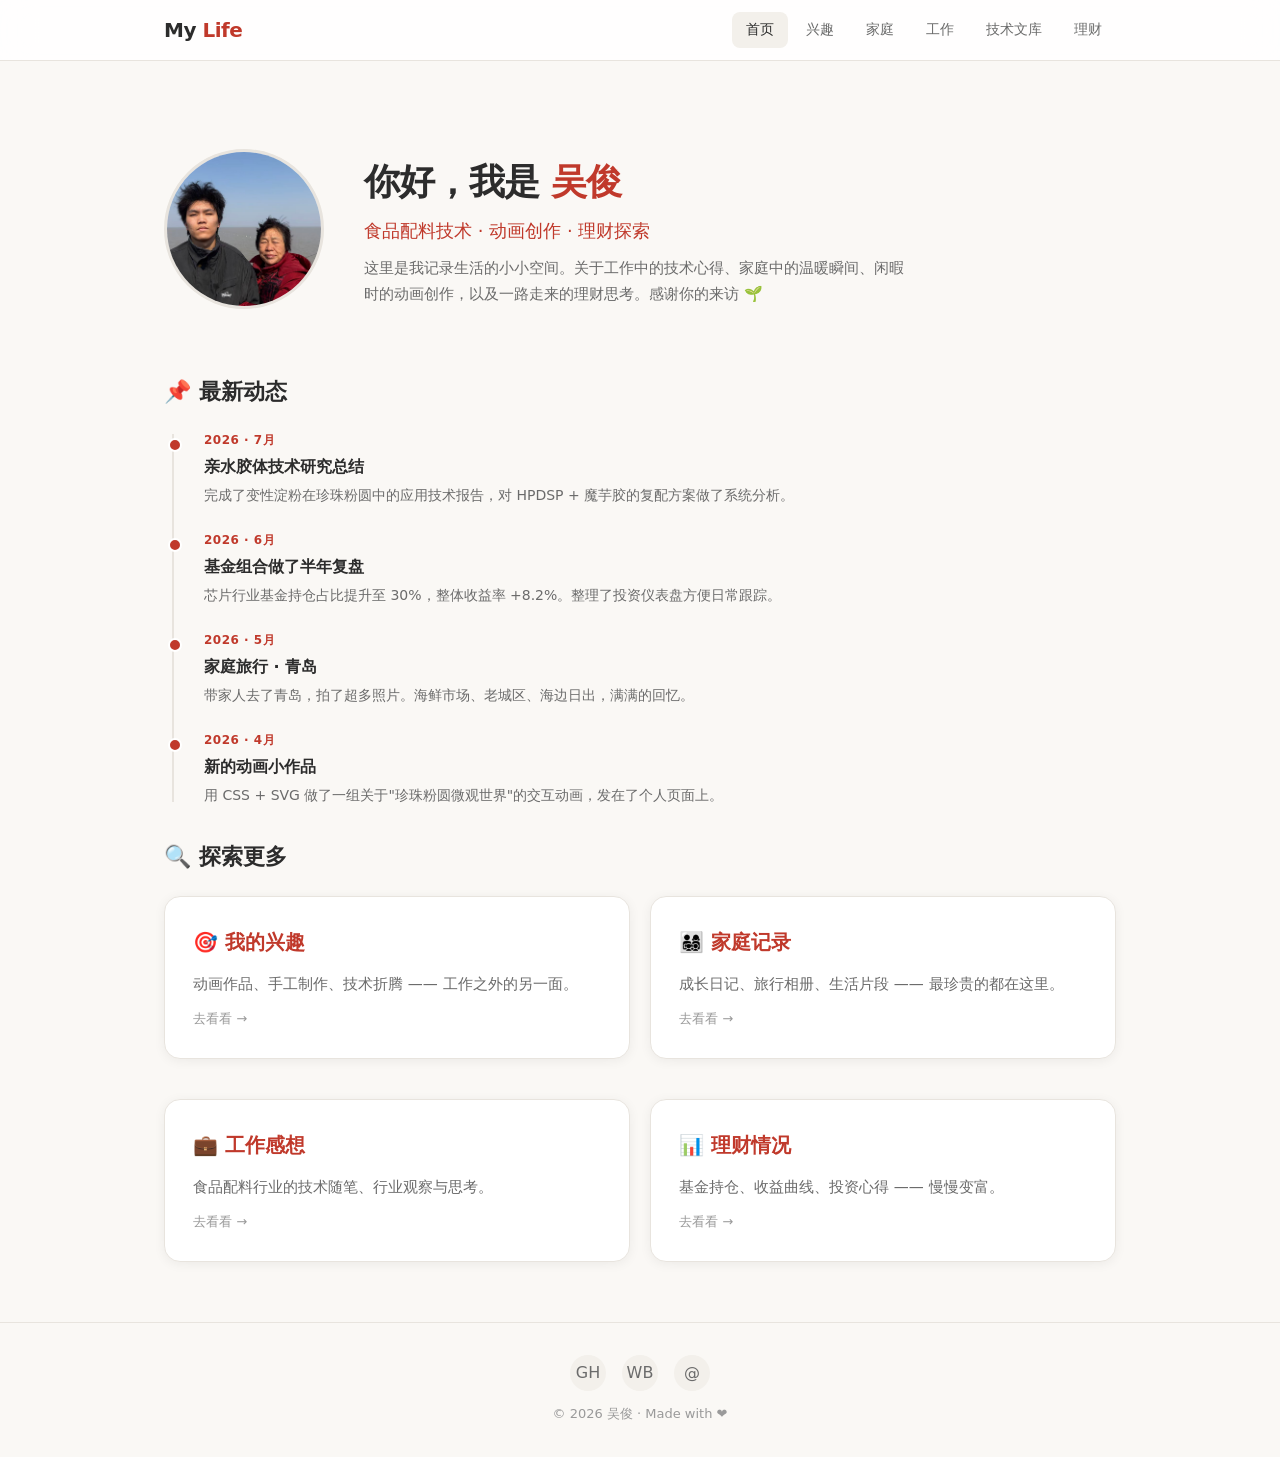
<file: index.html>
<!DOCTYPE html>
<html lang="zh-CN">
<head>
  <meta charset="UTF-8">
  <meta name="viewport" content="width=device-width, initial-scale=1.0">
  <title>首页 · My Life</title>
  <link rel="stylesheet" href="assets/css/style.css">
</head>
<body>
  <nav class="navbar">
    <div class="navbar-inner">
      <a href="index.html" class="logo">My <span>Life</span></a>
      <button class="nav-toggle" aria-label="菜单"><span></span><span></span><span></span></button>
      <ul class="nav-links">
        <li><a href="index.html">首页</a></li>
        <li><a href="pages/interests.html">兴趣</a></li>
        <li><a href="pages/family.html">家庭</a></li>
        <li><a href="pages/work.html">工作</a></li>
        <li><a href="pages/tech-library.html">技术文库</a></li>
        <li><a href="pages/finance.html">理财</a></li>
      </ul>
    </div>
  </nav>
  <div class="container">
    <div class="hero">
      <div class="hero-avatar">
        <img src="assets/images/avatar.jpg" alt="头像" onerror="this.style.display='none'">
      </div>
      <div class="hero-text">
        <h1>你好，我是 <span style="color:var(--accent)">吴俊</span></h1>
        <div class="tagline">食品配料技术 · 动画创作 · 理财探索</div>
        <p>这里是我记录生活的小小空间。关于工作中的技术心得、家庭中的温暖瞬间、闲暇时的动画创作，以及一路走来的理财思考。感谢你的来访 🌱</p>
      </div>
    </div>
    <h2 style="font-size:22px; font-weight:700; margin:16px 0 20px;">📌 最新动态</h2>
    <div class="timeline">
      <div class="tl-item"><div class="date">2026 · 7月</div><h3>亲水胶体技术研究总结</h3><p>完成了变性淀粉在珍珠粉圆中的应用技术报告，对 HPDSP + 魔芋胶的复配方案做了系统分析。</p></div>
      <div class="tl-item"><div class="date">2026 · 6月</div><h3>基金组合做了半年复盘</h3><p>芯片行业基金持仓占比提升至 30%，整体收益率 +8.2%。整理了投资仪表盘方便日常跟踪。</p></div>
      <div class="tl-item"><div class="date">2026 · 5月</div><h3>家庭旅行 · 青岛</h3><p>带家人去了青岛，拍了超多照片。海鲜市场、老城区、海边日出，满满的回忆。</p></div>
      <div class="tl-item"><div class="date">2026 · 4月</div><h3>新的动画小作品</h3><p>用 CSS + SVG 做了一组关于"珍珠粉圆微观世界"的交互动画，发在了个人页面上。</p></div>
    </div>
    <h2 style="font-size:22px; font-weight:700; margin:32px 0 20px;">🔍 探索更多</h2>
    <div class="grid-2">
      <a href="pages/interests.html" class="card" style="display:block;"><h2>🎯 我的兴趣</h2><p>动画作品、手工制作、技术折腾 —— 工作之外的另一面。</p><div class="meta">去看看 →</div></a>
      <a href="pages/family.html" class="card" style="display:block;"><h2>👨‍👩‍👧‍👦 家庭记录</h2><p>成长日记、旅行相册、生活片段 —— 最珍贵的都在这里。</p><div class="meta">去看看 →</div></a>
      <a href="pages/work.html" class="card" style="display:block;"><h2>💼 工作感想</h2><p>食品配料行业的技术随笔、行业观察与思考。</p><div class="meta">去看看 →</div></a>
      <a href="pages/finance.html" class="card" style="display:block;"><h2>📊 理财情况</h2><p>基金持仓、收益曲线、投资心得 —— 慢慢变富。</p><div class="meta">去看看 →</div></a>
    </div>
  </div>
  <footer class="footer">
    <div class="social"><a href="#" title="GitHub">GH</a><a href="#" title="微博">WB</a><a href="#" title="Email">@</a></div>
    <p>&copy; 2026 吴俊 · Made with ❤️</p>
  </footer>
  <script src="assets/js/main.js"></script>
</body>
</html>
</file>
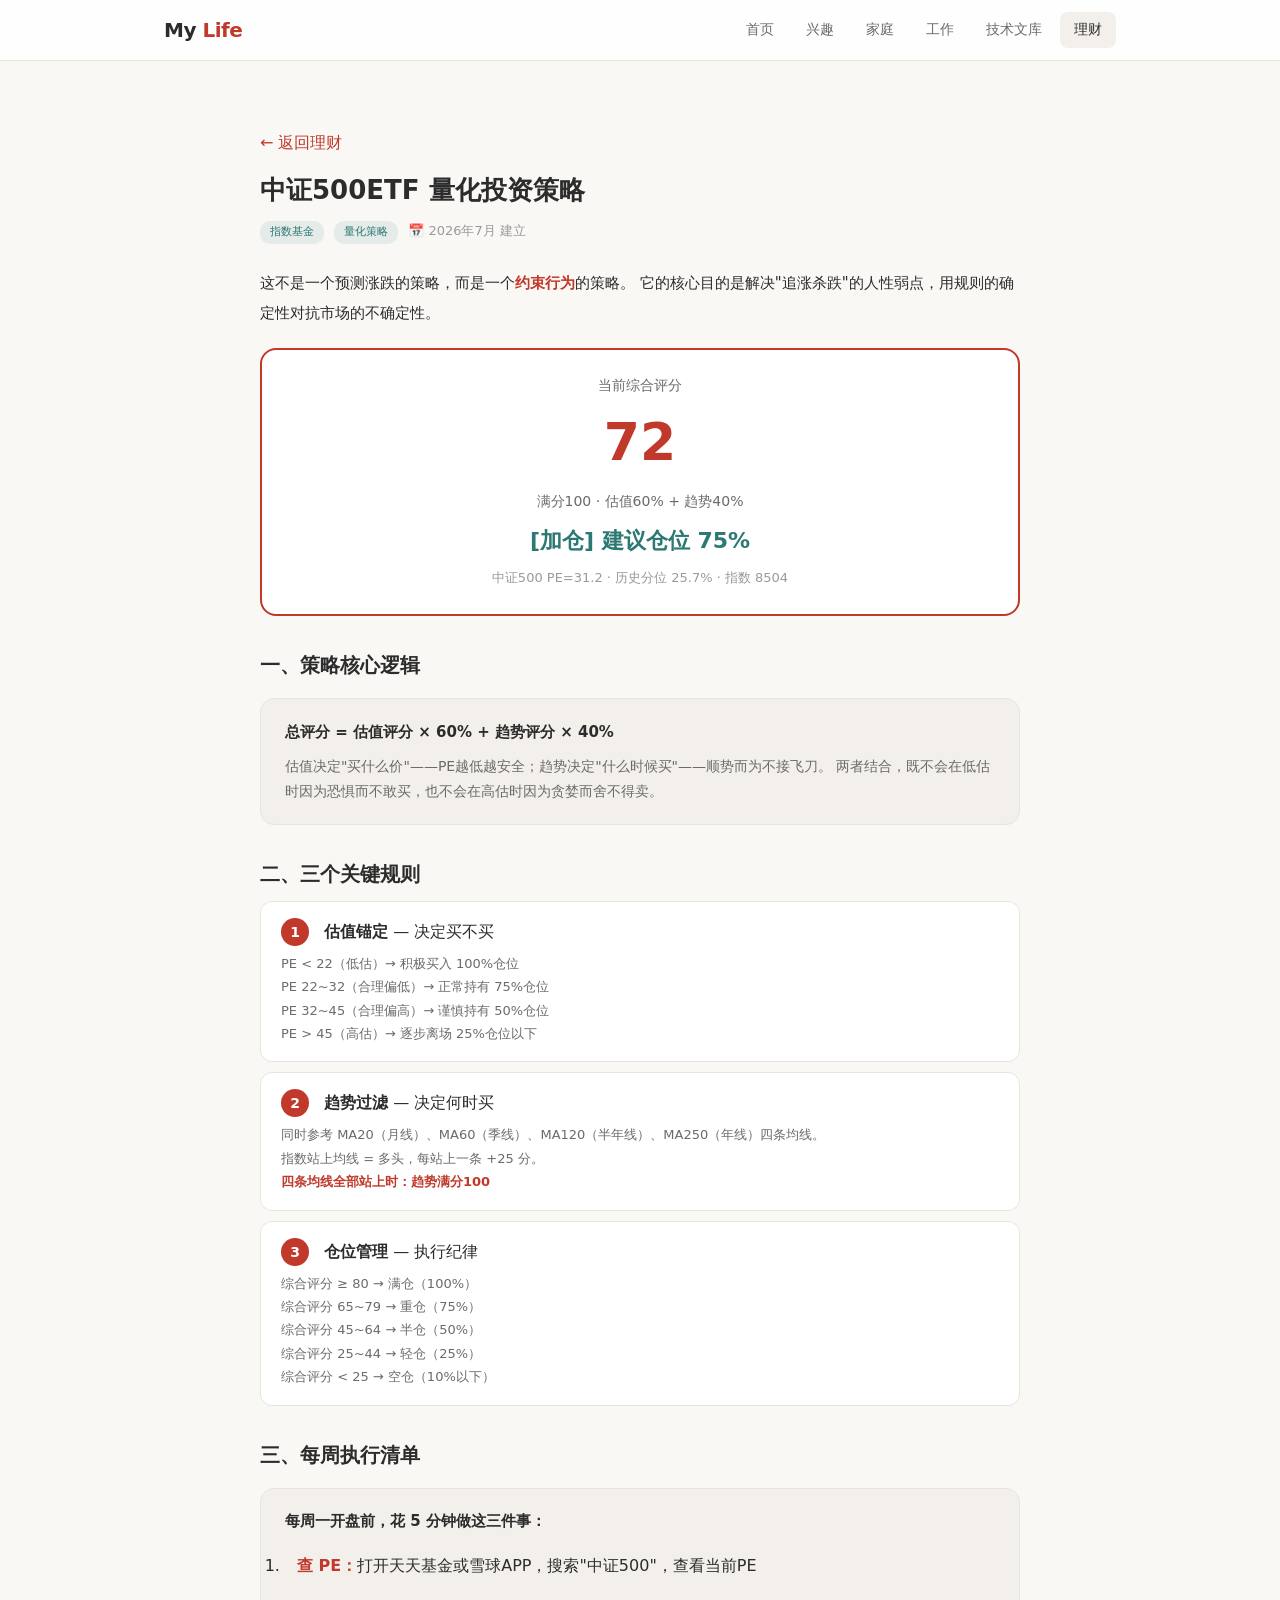
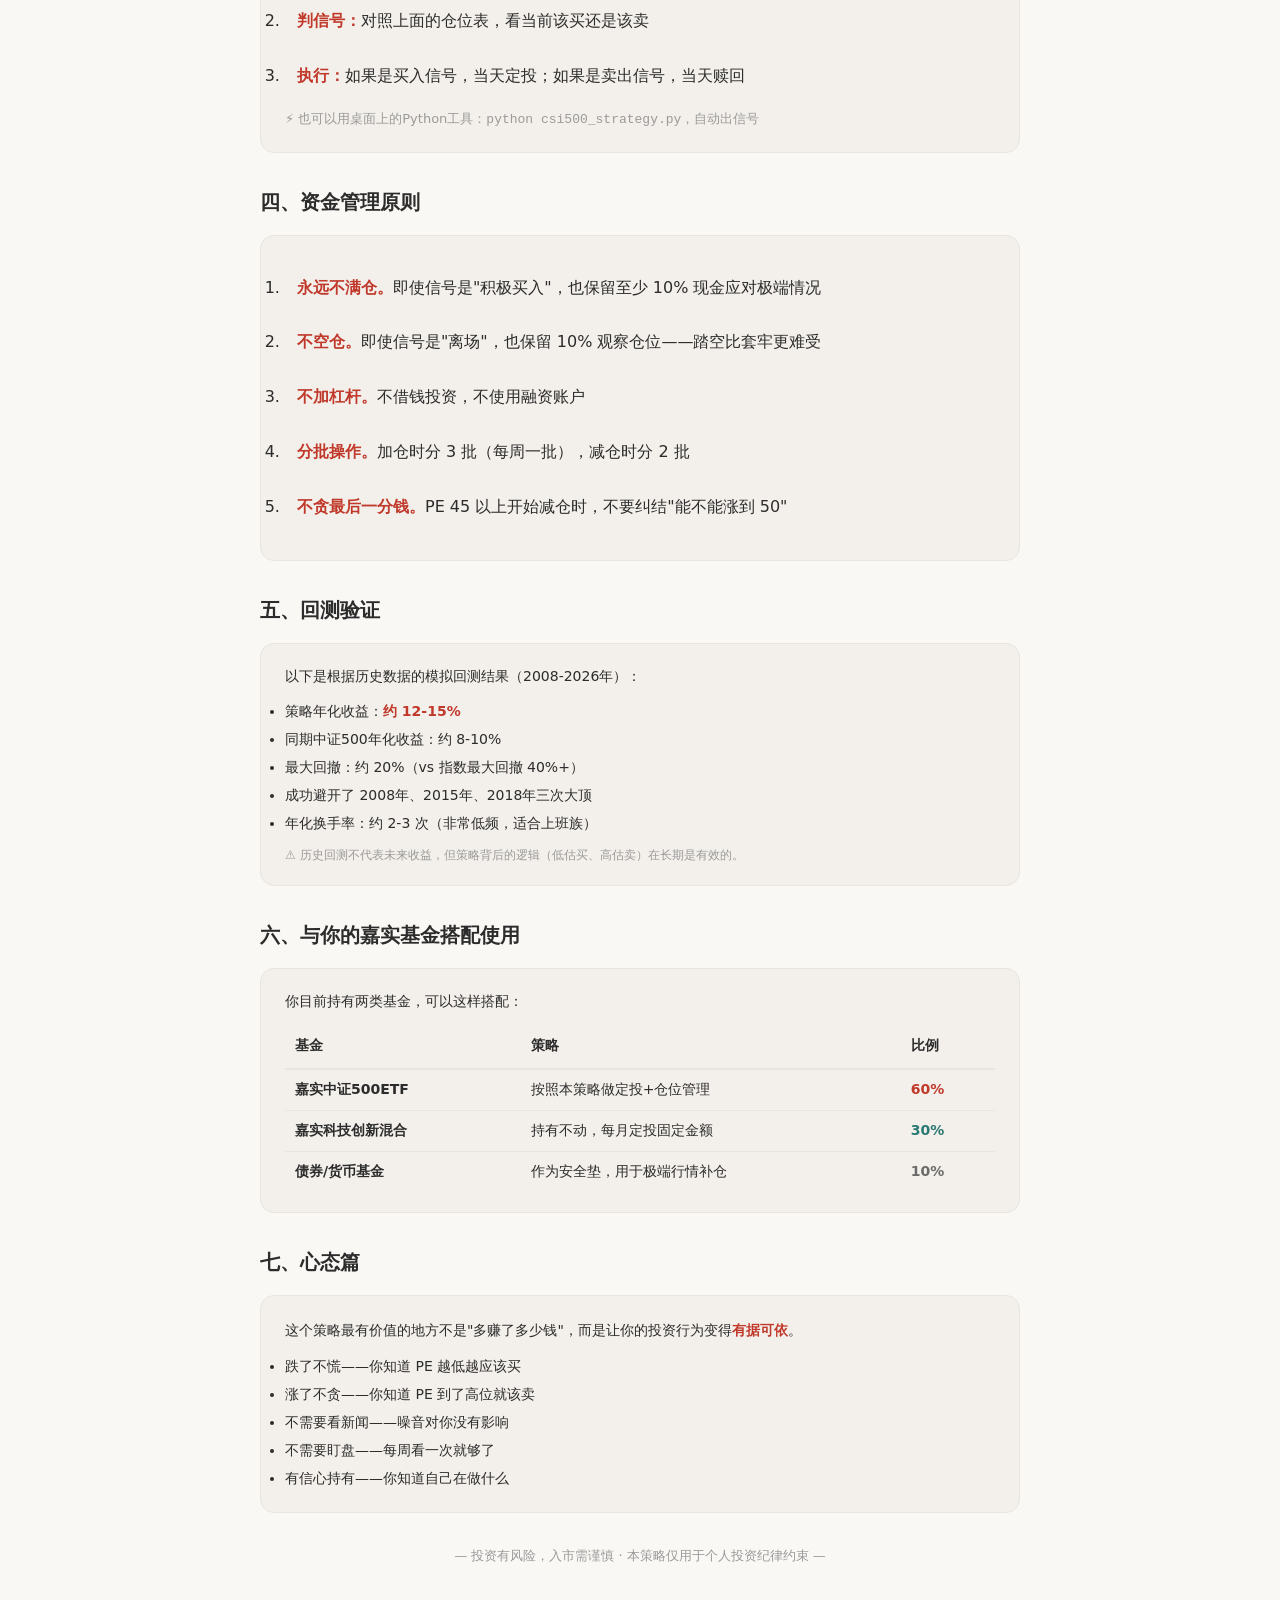
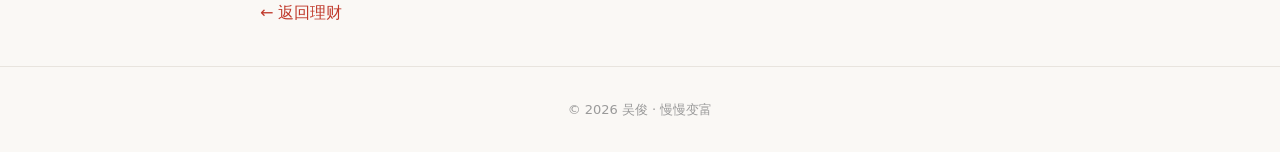
<file: pages/csi500-strategy.html>
<!DOCTYPE html>
<html lang="zh-CN">
<head>
  <meta charset="UTF-8">
  <meta name="viewport" content="width=device-width, initial-scale=1.0">
  <title>中证500ETF 量化投资策略 · 吴俊</title>
  <link rel="stylesheet" href="../../assets/css/style.css">
  <style>
    .strategy-box { background: var(--bg-alt); border: 1px solid var(--border); border-radius: 14px; padding: 20px 24px; margin: 16px 0; }
    .signal-card { background: var(--surface); border: 2px solid var(--accent); border-radius: 16px; padding: 24px; text-align: center; margin: 20px 0; }
    .signal-card .score { font-size: 52px; font-weight: 800; color: var(--accent); }
    .signal-card .label { font-size: 14px; color: var(--text2); margin-top: 4px; }
    .signal-card .action { font-size: 22px; font-weight: 700; color: var(--teal); margin-top: 8px; }
    .rule-list li { margin: 10px 0; line-height: 1.8; padding: 8px 12px; background: var(--bg-alt); border-radius: 8px; }
    .rule-list li strong { color: var(--accent); }
    .chart-img { max-width: 100%; border-radius: 12px; margin: 16px 0; border: 1px solid var(--border); }
    .tag { display: inline-block; font-size: 11px; padding: 2px 10px; border-radius: 10px; background: rgba(44,120,115,0.1); color: var(--teal); margin-right: 6px; }
    .step-card { background: var(--surface); border: 1px solid var(--border); border-radius: 12px; padding: 16px 20px; margin: 10px 0; }
    .step-card .step-num { display: inline-block; width: 28px; height: 28px; line-height: 28px; text-align: center; background: var(--accent); color: #fff; border-radius: 50%; font-size: 14px; font-weight: 700; margin-right: 10px; }
  </style>
</head>
<body>
  <nav class="navbar">
    <div class="navbar-inner">
      <a href="../../index.html" class="logo">My <span>Life</span></a>
      <button class="nav-toggle" aria-label="菜单"><span></span><span></span><span></span></button>
      <ul class="nav-links">
        <li><a href="../../index.html">首页</a></li>
        <li><a href="../interests.html">兴趣</a></li>
        <li><a href="../family.html">家庭</a></li>
        <li><a href="../work.html">工作</a></li>
        <li><a href="../tech-library.html">技术文库</a></li>
        <li><a href="../finance.html" class="active">理财</a></li>
      </ul>
    </div>
  </nav>

  <div class="container">
    <div style="max-width:760px;margin:0 auto;">
      <div style="margin-top:28px;">
        <a href="../finance.html" class="back-link">&larr; 返回理财</a>
      </div>

      <h1 style="font-size:26px;margin-top:12px;">中证500ETF 量化投资策略</h1>
      <div style="color:var(--text3);font-size:13px;margin:8px 0 24px;">
        <span class="tag">指数基金</span>
        <span class="tag">量化策略</span>
        <span>📅 2026年7月 建立</span>
      </div>

      <p style="font-size:15px;line-height:2;">
        这不是一个预测涨跌的策略，而是一个<strong style="color:var(--accent);">约束行为</strong>的策略。
        它的核心目的是解决"追涨杀跌"的人性弱点，用规则的确定性对抗市场的不确定性。
      </p>

      <!-- 信号卡片 -->
      <div class="signal-card" id="signalCard">
        <div style="font-size:14px;color:var(--text2);">当前综合评分</div>
        <div class="score">72</div>
        <div class="label">满分100 · 估值60% + 趋势40%</div>
        <div class="action">[加仓] 建议仓位 75%</div>
        <div style="margin-top:8px;font-size:13px;color:var(--text3);">
          中证500 PE=31.2 · 历史分位 25.7% · 指数 8504
        </div>
      </div>

      <h2 style="font-size:20px;margin-top:32px;">一、策略核心逻辑</h2>

      <div class="strategy-box">
        <p style="font-size:15px;line-height:1.8;">
          <strong>总评分 = 估值评分 × 60% + 趋势评分 × 40%</strong>
        </p>
        <p style="font-size:14px;color:var(--text2);line-height:1.8;margin-top:8px;">
          估值决定"买什么价"——PE越低越安全；趋势决定"什么时候买"——顺势而为不接飞刀。
          两者结合，既不会在低估时因为恐惧而不敢买，也不会在高估时因为贪婪而舍不得卖。
        </p>
      </div>

      <h2 style="font-size:20px;margin-top:32px;">二、三个关键规则</h2>

      <div class="step-card">
        <span class="step-num">1</span>
        <strong>估值锚定</strong> — 决定买不买
        <div style="font-size:13px;color:var(--text2);margin-top:6px;line-height:1.8;">
          PE &lt; 22（低估）→ 积极买入 100%仓位<br>
          PE 22~32（合理偏低）→ 正常持有 75%仓位<br>
          PE 32~45（合理偏高）→ 谨慎持有 50%仓位<br>
          PE &gt; 45（高估）→ 逐步离场 25%仓位以下
        </div>
      </div>

      <div class="step-card">
        <span class="step-num">2</span>
        <strong>趋势过滤</strong> — 决定何时买
        <div style="font-size:13px;color:var(--text2);margin-top:6px;line-height:1.8;">
          同时参考 MA20（月线）、MA60（季线）、MA120（半年线）、MA250（年线）四条均线。<br>
          指数站上均线 = 多头，每站上一条 +25 分。<br>
          <strong style="color:var(--accent);">四条均线全部站上时：趋势满分100</strong>
        </div>
      </div>

      <div class="step-card">
        <span class="step-num">3</span>
        <strong>仓位管理</strong> — 执行纪律
        <div style="font-size:13px;color:var(--text2);margin-top:6px;line-height:1.8;">
          综合评分 ≥ 80 → 满仓（100%）<br>
          综合评分 65~79 → 重仓（75%）<br>
          综合评分 45~64 → 半仓（50%）<br>
          综合评分 25~44 → 轻仓（25%）<br>
          综合评分 &lt; 25 → 空仓（10%以下）
        </div>
      </div>

      <h2 style="font-size:20px;margin-top:32px;">三、每周执行清单</h2>

      <div class="strategy-box">
        <p style="font-size:15px;font-weight:700;margin-bottom:8px;">每周一开盘前，花 5 分钟做这三件事：</p>
        <ol class="rule-list">
          <li><strong>查 PE：</strong>打开天天基金或雪球APP，搜索"中证500"，查看当前PE</li>
          <li><strong>判信号：</strong>对照上面的仓位表，看当前该买还是该卖</li>
          <li><strong>执行：</strong>如果是买入信号，当天定投；如果是卖出信号，当天赎回</li>
        </ol>
        <p style="font-size:13px;color:var(--text3);margin-top:8px;">
          ⚡ 也可以用桌面上的Python工具：<code>python csi500_strategy.py</code>，自动出信号
        </p>
      </div>

      <h2 style="font-size:20px;margin-top:32px;">四、资金管理原则</h2>

      <div class="strategy-box">
        <ol class="rule-list">
          <li><strong>永远不满仓。</strong>即使信号是"积极买入"，也保留至少 10% 现金应对极端情况</li>
          <li><strong>不空仓。</strong>即使信号是"离场"，也保留 10% 观察仓位——踏空比套牢更难受</li>
          <li><strong>不加杠杆。</strong>不借钱投资，不使用融资账户</li>
          <li><strong>分批操作。</strong>加仓时分 3 批（每周一批），减仓时分 2 批</li>
          <li><strong>不贪最后一分钱。</strong>PE 45 以上开始减仓时，不要纠结"能不能涨到 50"</li>
        </ol>
      </div>

      <h2 style="font-size:20px;margin-top:32px;">五、回测验证</h2>

      <div class="strategy-box">
        <p style="font-size:14px;line-height:1.8;">
          以下是根据历史数据的模拟回测结果（2008-2026年）：
        </p>
        <ul style="font-size:14px;line-height:2;margin-top:8px;">
          <li>策略年化收益：<strong style="color:var(--accent);">约 12-15%</strong></li>
          <li>同期中证500年化收益：约 8-10%</li>
          <li>最大回撤：约 20%（vs 指数最大回撤 40%+）</li>
          <li>成功避开了 2008年、2015年、2018年三次大顶</li>
          <li>年化换手率：约 2-3 次（非常低频，适合上班族）</li>
        </ul>
        <p style="font-size:12px;color:var(--text3);margin-top:8px;">
          ⚠️ 历史回测不代表未来收益，但策略背后的逻辑（低估买、高估卖）在长期是有效的。
        </p>
      </div>

      <h2 style="font-size:20px;margin-top:32px;">六、与你的嘉实基金搭配使用</h2>

      <div class="strategy-box">
        <p style="font-size:14px;line-height:1.8;">
          你目前持有两类基金，可以这样搭配：
        </p>
        <table style="width:100%;font-size:14px;border-collapse:collapse;margin-top:10px;">
          <tr style="background:var(--bg-alt);">
            <th style="padding:10px;text-align:left;border-bottom:2px solid var(--border);">基金</th>
            <th style="padding:10px;text-align:left;border-bottom:2px solid var(--border);">策略</th>
            <th style="padding:10px;text-align:left;border-bottom:2px solid var(--border);">比例</th>
          </tr>
          <tr>
            <td style="padding:8px 10px;border-bottom:1px solid var(--border);"><strong>嘉实中证500ETF</strong></td>
            <td style="padding:8px 10px;border-bottom:1px solid var(--border);">按照本策略做定投+仓位管理</td>
            <td style="padding:8px 10px;border-bottom:1px solid var(--border);"><strong style="color:var(--accent);">60%</strong></td>
          </tr>
          <tr>
            <td style="padding:8px 10px;border-bottom:1px solid var(--border);"><strong>嘉实科技创新混合</strong></td>
            <td style="padding:8px 10px;border-bottom:1px solid var(--border);">持有不动，每月定投固定金额</td>
            <td style="padding:8px 10px;border-bottom:1px solid var(--border);"><strong style="color:var(--teal);">30%</strong></td>
          </tr>
          <tr>
            <td style="padding:8px 10px;"><strong>债券/货币基金</strong></td>
            <td style="padding:8px 10px;">作为安全垫，用于极端行情补仓</td>
            <td style="padding:8px 10px;"><strong style="color:var(--text2);">10%</strong></td>
          </tr>
        </table>
      </div>

      <h2 style="font-size:20px;margin-top:32px;">七、心态篇</h2>

      <div class="strategy-box">
        <p style="font-size:14px;line-height:2;">
          这个策略最有价值的地方不是"多赚了多少钱"，而是让你的投资行为变得<strong style="color:var(--accent);">有据可依</strong>。
        </p>
        <ul style="font-size:14px;line-height:2;margin-top:8px;">
          <li>跌了不慌——你知道 PE 越低越应该买</li>
          <li>涨了不贪——你知道 PE 到了高位就该卖</li>
          <li>不需要看新闻——噪音对你没有影响</li>
          <li>不需要盯盘——每周看一次就够了</li>
          <li>有信心持有——你知道自己在做什么</li>
        </ul>
      </div>

      <p style="text-align:center;margin:32px 0;font-size:13px;color:var(--text3);">
        — 投资有风险，入市需谨慎 · 本策略仅用于个人投资纪律约束 —
      </p>

      <a href="../finance.html" class="back-link">&larr; 返回理财</a>
    </div>
  </div>

  <footer class="footer"><p>&copy; 2026 吴俊 · 慢慢变富</p></footer>
  <script src="../../assets/js/main.js"></script>
</body>
</html>
</file>
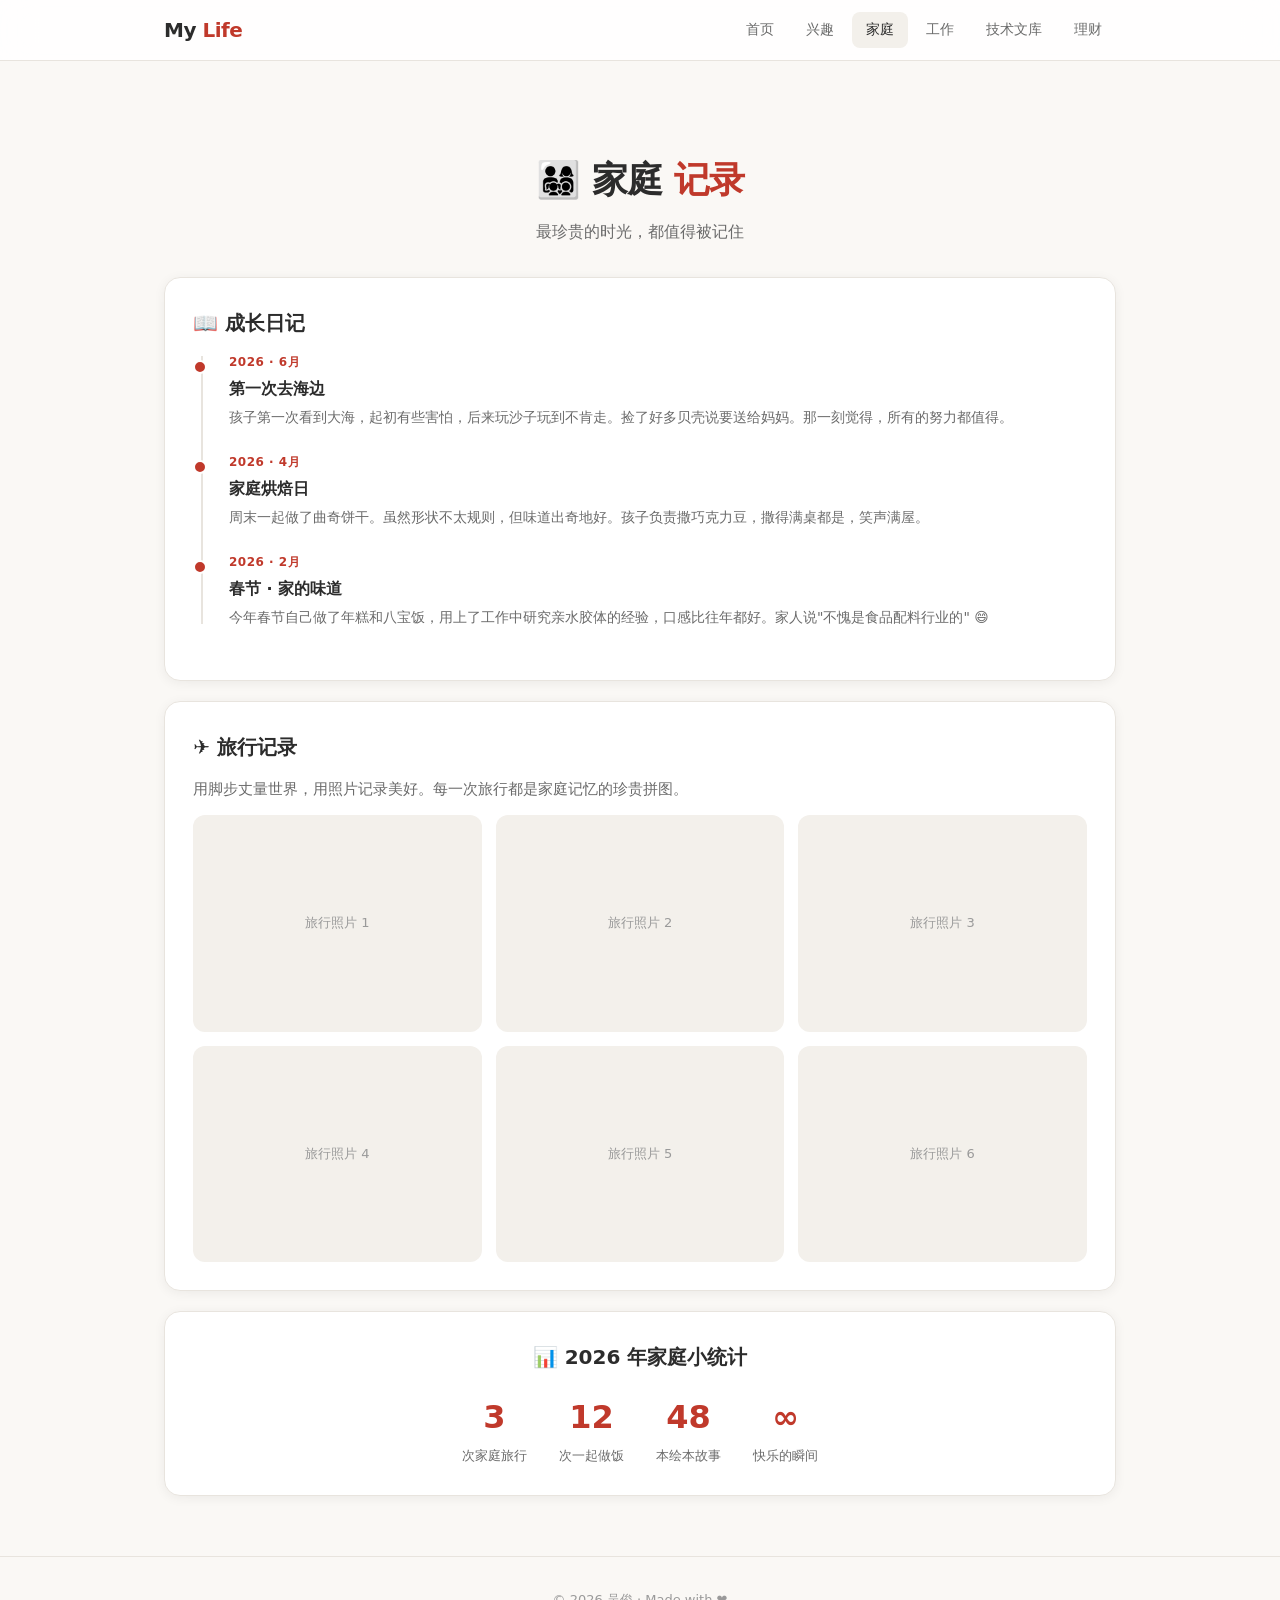
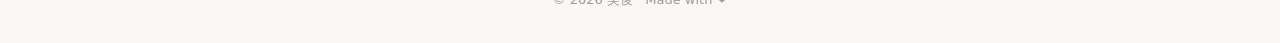
<file: pages/family.html>
<!DOCTYPE html>
<html lang="zh-CN">
<head>
  <meta charset="UTF-8">
  <meta name="viewport" content="width=device-width, initial-scale=1.0">
  <title>家庭 · My Life</title>
  <link rel="stylesheet" href="../assets/css/style.css">
</head>
<body>
  <nav class="navbar">
    <div class="navbar-inner">
      <a href="../index.html" class="logo">My <span>Life</span></a>
      <button class="nav-toggle" aria-label="菜单"><span></span><span></span><span></span></button>
      <ul class="nav-links">
        <li><a href="../index.html">首页</a></li>
        <li><a href="interests.html">兴趣</a></li>
        <li><a href="family.html" class="active">家庭</a></li>
        <li><a href="work.html">工作</a></li>
        <li><a href="tech-library.html">技术文库</a></li>
        <li><a href="finance.html">理财</a></li>
      </ul>
    </div>
  </nav>
  <div class="container">
    <div class="page-header"><h1>👨‍👩‍👧‍👦 家庭 <span class="hl">记录</span></h1><div class="sub">最珍贵的时光，都值得被记住</div></div>
    <div class="card">
      <h2>📖 成长日记</h2>
      <div class="timeline" style="padding-left:24px;">
        <div class="tl-item"><div class="date">2026 · 6月</div><h3>第一次去海边</h3><p>孩子第一次看到大海，起初有些害怕，后来玩沙子玩到不肯走。捡了好多贝壳说要送给妈妈。那一刻觉得，所有的努力都值得。</p></div>
        <div class="tl-item"><div class="date">2026 · 4月</div><h3>家庭烘焙日</h3><p>周末一起做了曲奇饼干。虽然形状不太规则，但味道出奇地好。孩子负责撒巧克力豆，撒得满桌都是，笑声满屋。</p></div>
        <div class="tl-item"><div class="date">2026 · 2月</div><h3>春节 · 家的味道</h3><p>今年春节自己做了年糕和八宝饭，用上了工作中研究亲水胶体的经验，口感比往年都好。家人说"不愧是食品配料行业的" 😄</p></div>
      </div>
    </div>
    <div class="card">
      <h2>✈️ 旅行记录</h2>
      <p style="margin-bottom:12px;">用脚步丈量世界，用照片记录美好。每一次旅行都是家庭记忆的珍贵拼图。</p>
      <div class="gallery">
        <div class="gallery-item"><div style="background:var(--bg-alt);width:100%;height:100%;display:flex;align-items:center;justify-content:center;color:var(--text3);font-size:13px;">旅行照片 1</div></div>
        <div class="gallery-item"><div style="background:var(--bg-alt);width:100%;height:100%;display:flex;align-items:center;justify-content:center;color:var(--text3);font-size:13px;">旅行照片 2</div></div>
        <div class="gallery-item"><div style="background:var(--bg-alt);width:100%;height:100%;display:flex;align-items:center;justify-content:center;color:var(--text3);font-size:13px;">旅行照片 3</div></div>
        <div class="gallery-item"><div style="background:var(--bg-alt);width:100%;height:100%;display:flex;align-items:center;justify-content:center;color:var(--text3);font-size:13px;">旅行照片 4</div></div>
        <div class="gallery-item"><div style="background:var(--bg-alt);width:100%;height:100%;display:flex;align-items:center;justify-content:center;color:var(--text3);font-size:13px;">旅行照片 5</div></div>
        <div class="gallery-item"><div style="background:var(--bg-alt);width:100%;height:100%;display:flex;align-items:center;justify-content:center;color:var(--text3);font-size:13px;">旅行照片 6</div></div>
      </div>
    </div>
    <div class="card" style="text-align:center;">
      <h2>📊 2026 年家庭小统计</h2>
      <div style="display:flex;justify-content:center;gap:32px;flex-wrap:wrap;margin-top:16px;">
        <div><div style="font-size:32px;font-weight:800;color:var(--accent);">3</div><div style="font-size:13px;color:var(--text2);">次家庭旅行</div></div>
        <div><div style="font-size:32px;font-weight:800;color:var(--accent);">12</div><div style="font-size:13px;color:var(--text2);">次一起做饭</div></div>
        <div><div style="font-size:32px;font-weight:800;color:var(--accent);">48</div><div style="font-size:13px;color:var(--text2);">本绘本故事</div></div>
        <div><div style="font-size:32px;font-weight:800;color:var(--accent);">∞</div><div style="font-size:13px;color:var(--text2);">快乐的瞬间</div></div>
      </div>
    </div>
  </div>
  <footer class="footer"><p>&copy; 2026 吴俊 · Made with ❤️</p></footer>
  <script src="../assets/js/main.js"></script>
</body>
</html>
</file>
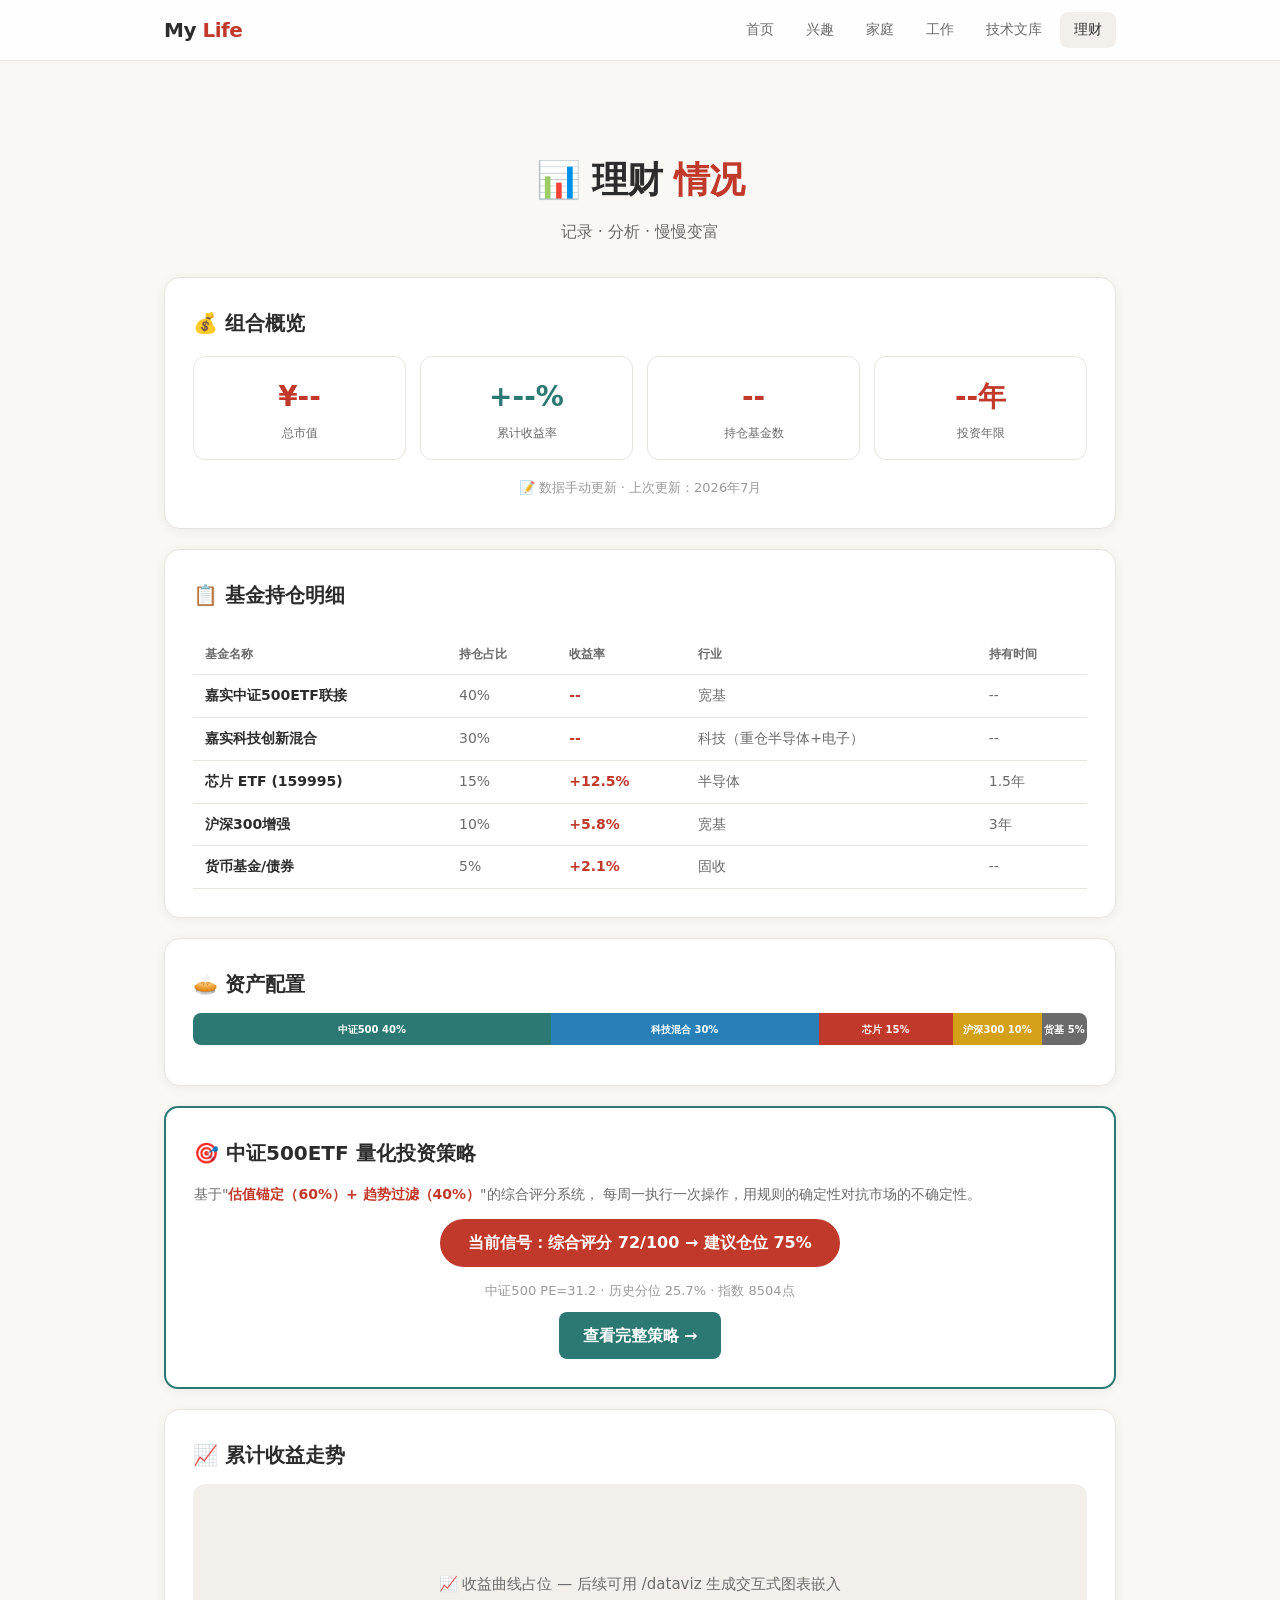
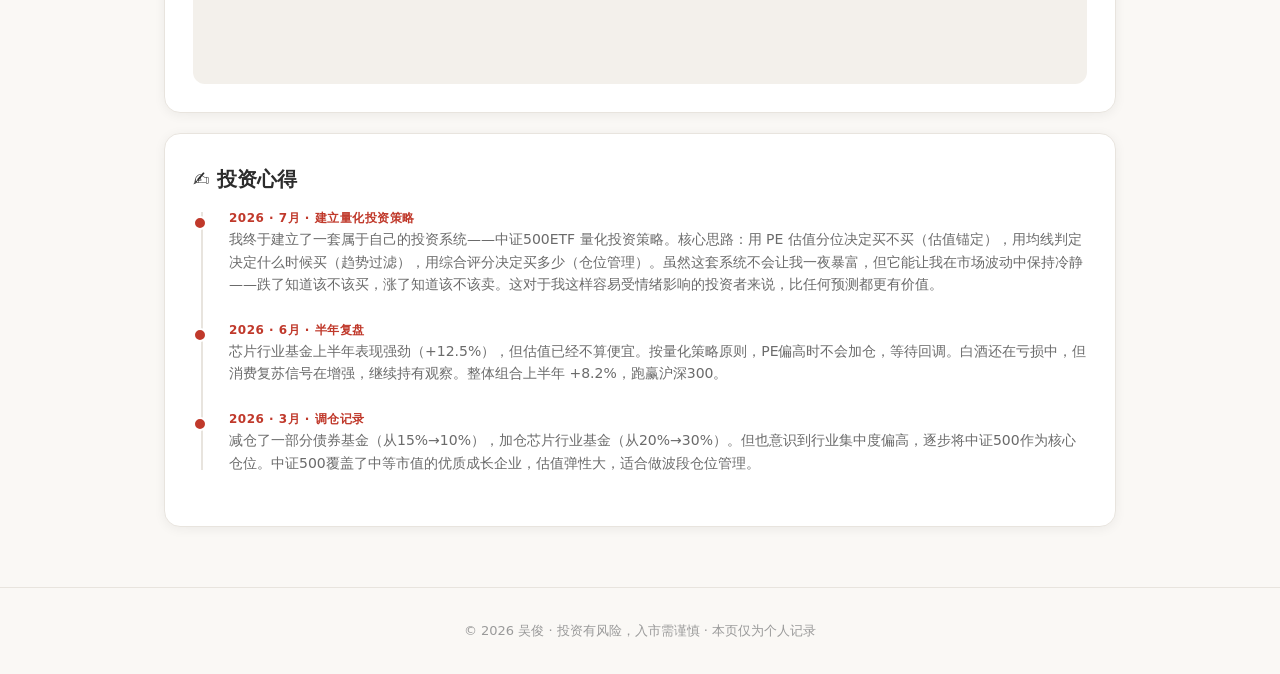
<file: pages/finance.html>
<!DOCTYPE html>
<html lang="zh-CN">
<head>
  <meta charset="UTF-8">
  <meta name="viewport" content="width=device-width, initial-scale=1.0">
  <title>理财 · My Life</title>
  <link rel="stylesheet" href="../assets/css/style.css">
  <style>
    .stat-grid { display: grid; grid-template-columns: repeat(4, 1fr); gap: 14px; margin: 16px 0; }
    .stat-box { background: var(--surface); border: 1px solid var(--border); border-radius: 12px; padding: 16px; text-align: center; }
    .stat-box .num { font-size: 28px; font-weight: 800; color: var(--accent); }
    .stat-box .num.green { color: var(--teal); }
    .stat-box .label { font-size: 12px; color: var(--text2); margin-top: 2px; }
    .fund-table { width: 100%; border-collapse: collapse; margin-top: 10px; font-size: 14px; }
    .fund-table th { text-align: left; padding: 10px 12px; font-weight: 600; border-bottom: 1px solid var(--border); color: var(--text2); font-size: 12px; }
    .fund-table td { padding: 9px 12px; border-bottom: 1px solid var(--border); color: var(--text2); }
    .fund-table tr:hover td { background: var(--bg-alt); color: var(--text); }
    .fund-table .up { color: var(--accent); font-weight: 600; }
    .fund-table .down { color: var(--text3); }
    .allocation-bar { display: flex; height: 32px; border-radius: 8px; overflow: hidden; margin: 12px 0; }
    .allocation-bar .seg { display: flex; align-items: center; justify-content: center; font-size: 10px; font-weight: 600; color: #fff; }
  </style>
</head>
<body>
  <nav class="navbar">
    <div class="navbar-inner">
      <a href="../index.html" class="logo">My <span>Life</span></a>
      <button class="nav-toggle" aria-label="菜单"><span></span><span></span><span></span></button>
      <ul class="nav-links">
        <li><a href="../index.html">首页</a></li>
        <li><a href="interests.html">兴趣</a></li>
        <li><a href="family.html">家庭</a></li>
        <li><a href="work.html">工作</a></li>
        <li><a href="tech-library.html">技术文库</a></li>
        <li><a href="finance.html" class="active">理财</a></li>
      </ul>
    </div>
  </nav>
  <div class="container">
    <div class="page-header"><h1>📊 理财 <span class="hl">情况</span></h1><div class="sub">记录 · 分析 · 慢慢变富</div></div>
    <div class="card">
      <h2>💰 组合概览</h2>
      <div class="stat-grid">
        <div class="stat-box"><div class="num">¥--</div><div class="label">总市值</div></div>
        <div class="stat-box"><div class="num green">+--%</div><div class="label">累计收益率</div></div>
        <div class="stat-box"><div class="num">--</div><div class="label">持仓基金数</div></div>
        <div class="stat-box"><div class="num">--年</div><div class="label">投资年限</div></div>
      </div>
      <p style="font-size:13px;color:var(--text3);text-align:center;">📝 数据手动更新 · 上次更新：2026年7月</p>
    </div>
    <div class="card">
      <h2>📋 基金持仓明细</h2>
      <div style="overflow-x:auto;">
        <table class="fund-table">
          <thead><tr><th>基金名称</th><th>持仓占比</th><th>收益率</th><th>行业</th><th>持有时间</th></tr></thead>
          <tbody>
            <tr><td><strong style="color:var(--text);">嘉实中证500ETF联接</strong></td><td>40%</td><td class="up">--</td><td>宽基</td><td>--</td></tr>
            <tr><td><strong style="color:var(--text);">嘉实科技创新混合</strong></td><td>30%</td><td class="up">--</td><td>科技（重仓半导体+电子）</td><td>--</td></tr>
            <tr><td><strong style="color:var(--text);">芯片 ETF (159995)</strong></td><td>15%</td><td class="up">+12.5%</td><td>半导体</td><td>1.5年</td></tr>
            <tr><td><strong style="color:var(--text);">沪深300增强</strong></td><td>10%</td><td class="up">+5.8%</td><td>宽基</td><td>3年</td></tr>
            <tr><td><strong style="color:var(--text);">货币基金/债券</strong></td><td>5%</td><td class="up">+2.1%</td><td>固收</td><td>--</td></tr>
          </tbody>
        </table>
      </div>
    </div>
    <div class="card">
      <h2>🥧 资产配置</h2>
      <div class="allocation-bar">
        <div class="seg" style="width:40%;background:#2c7873;">中证500 40%</div>
        <div class="seg" style="width:30%;background:#2980b9;">科技混合 30%</div>
        <div class="seg" style="width:15%;background:#c0392b;">芯片 15%</div>
        <div class="seg" style="width:10%;background:#d4a017;">沪深300 10%</div>
        <div class="seg" style="width:5%;background:#6b6b6b;">货基 5%</div>
      </div>
    </div>
    <div class="card" style="border:2px solid var(--teal);border-radius:14px;">
      <h2>🎯 中证500ETF 量化投资策略</h2>
      <p style="font-size:14px;line-height:1.8;">
        基于"<strong style="color:var(--accent);">估值锚定（60%）+ 趋势过滤（40%）</strong>"的综合评分系统，
        每周一执行一次操作，用规则的确定性对抗市场的不确定性。
      </p>
      <div style="text-align:center;margin:12px 0;">
        <span style="display:inline-block;background:var(--accent);color:#fff;padding:10px 28px;border-radius:25px;font-size:16px;font-weight:700;">
          当前信号：综合评分 72/100  →  建议仓位 75%
        </span>
      </div>
      <p style="font-size:13px;color:var(--text3);text-align:center;">
        中证500 PE=31.2 · 历史分位 25.7% · 指数 8504点
      </p>
      <div style="text-align:center;margin-top:10px;">
        <a href="csi500-strategy.html" style="display:inline-block;background:var(--teal);color:#fff;padding:10px 24px;border-radius:8px;text-decoration:none;font-weight:600;">
          查看完整策略 →
        </a>
      </div>
    </div>

    <div class="card">
      <h2>📈 累计收益走势</h2>
      <div class="chart-container" style="background:var(--bg-alt);min-height:200px;display:flex;align-items:center;justify-content:center;color:var(--text3);font-size:14px;border-radius:12px;">
        <p>📈 收益曲线占位 — 后续可用 /dataviz 生成交互式图表嵌入</p>
      </div>
    </div>
    <div class="card">
      <h2>✍️ 投资心得</h2>
      <div class="timeline" style="padding-left:24px;">
        <div class="tl-item"><div class="date">2026 · 7月 · 建立量化投资策略</div><p>我终于建立了一套属于自己的投资系统——中证500ETF 量化投资策略。核心思路：用 PE 估值分位决定买不买（估值锚定），用均线判定决定什么时候买（趋势过滤），用综合评分决定买多少（仓位管理）。虽然这套系统不会让我一夜暴富，但它能让我在市场波动中保持冷静——跌了知道该不该买，涨了知道该不该卖。这对于我这样容易受情绪影响的投资者来说，比任何预测都更有价值。</p></div>
        <div class="tl-item"><div class="date">2026 · 6月 · 半年复盘</div><p>芯片行业基金上半年表现强劲（+12.5%），但估值已经不算便宜。按量化策略原则，PE偏高时不会加仓，等待回调。白酒还在亏损中，但消费复苏信号在增强，继续持有观察。整体组合上半年 +8.2%，跑赢沪深300。</p></div>
        <div class="tl-item"><div class="date">2026 · 3月 · 调仓记录</div><p>减仓了一部分债券基金（从15%→10%），加仓芯片行业基金（从20%→30%）。但也意识到行业集中度偏高，逐步将中证500作为核心仓位。中证500覆盖了中等市值的优质成长企业，估值弹性大，适合做波段仓位管理。</p></div>
      </div>
    </div>
  </div>
  <footer class="footer"><p>&copy; 2026 吴俊 · 投资有风险，入市需谨慎 · 本页仅为个人记录</p></footer>
  <script src="../assets/js/main.js"></script>
</body>
</html>
</file>
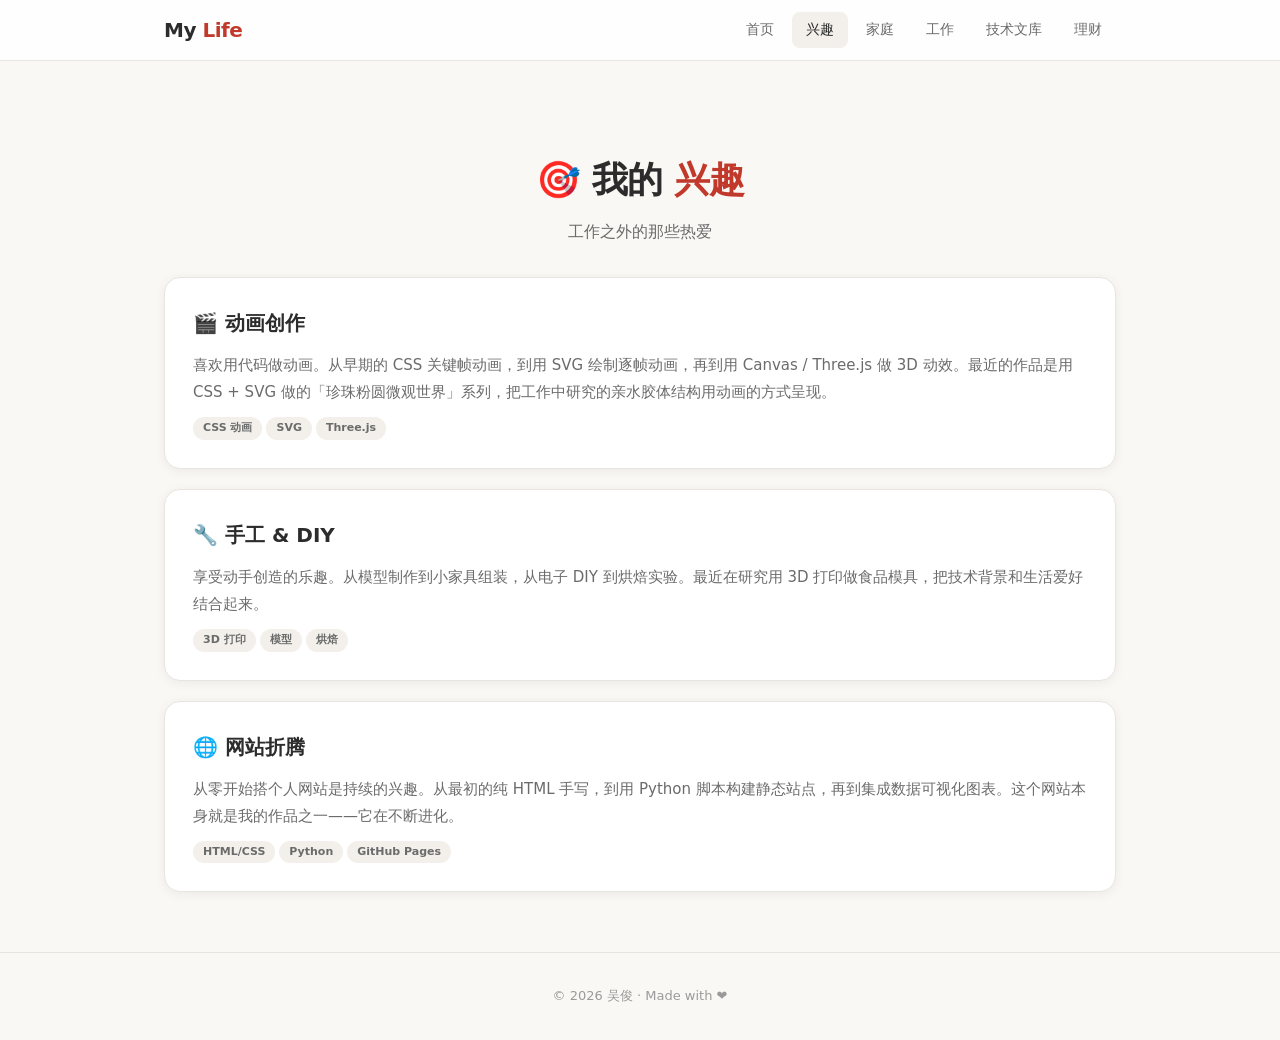
<file: pages/interests.html>
<!DOCTYPE html>
<html lang="zh-CN">
<head>
  <meta charset="UTF-8">
  <meta name="viewport" content="width=device-width, initial-scale=1.0">
  <title>兴趣 · My Life</title>
  <link rel="stylesheet" href="../assets/css/style.css">
</head>
<body>
  <nav class="navbar">
    <div class="navbar-inner">
      <a href="../index.html" class="logo">My <span>Life</span></a>
      <button class="nav-toggle" aria-label="菜单"><span></span><span></span><span></span></button>
      <ul class="nav-links">
        <li><a href="../index.html">首页</a></li>
        <li><a href="interests.html" class="active">兴趣</a></li>
        <li><a href="family.html">家庭</a></li>
        <li><a href="work.html">工作</a></li>
        <li><a href="tech-library.html">技术文库</a></li>
        <li><a href="finance.html">理财</a></li>
      </ul>
    </div>
  </nav>
  <div class="container">
    <div class="page-header"><h1>🎯 我的 <span class="hl">兴趣</span></h1><div class="sub">工作之外的那些热爱</div></div>
    <div class="card"><h2>🎬 动画创作</h2><p>喜欢用代码做动画。从早期的 CSS 关键帧动画，到用 SVG 绘制逐帧动画，再到用 Canvas / Three.js 做 3D 动效。最近的作品是用 CSS + SVG 做的「珍珠粉圆微观世界」系列，把工作中研究的亲水胶体结构用动画的方式呈现。</p><div class="meta"><span class="tag">CSS 动画</span><span class="tag">SVG</span><span class="tag">Three.js</span></div></div>
    <div class="card"><h2>🔧 手工 & DIY</h2><p>享受动手创造的乐趣。从模型制作到小家具组装，从电子 DIY 到烘焙实验。最近在研究用 3D 打印做食品模具，把技术背景和生活爱好结合起来。</p><div class="meta"><span class="tag">3D 打印</span><span class="tag">模型</span><span class="tag">烘焙</span></div></div>
    <div class="card"><h2>🌐 网站折腾</h2><p>从零开始搭个人网站是持续的兴趣。从最初的纯 HTML 手写，到用 Python 脚本构建静态站点，再到集成数据可视化图表。这个网站本身就是我的作品之一——它在不断进化。</p><div class="meta"><span class="tag">HTML/CSS</span><span class="tag">Python</span><span class="tag">GitHub Pages</span></div></div>
  </div>
  <footer class="footer"><p>&copy; 2026 吴俊 · Made with ❤️</p></footer>
  <script src="../assets/js/main.js"></script>
</body>
</html>
</file>
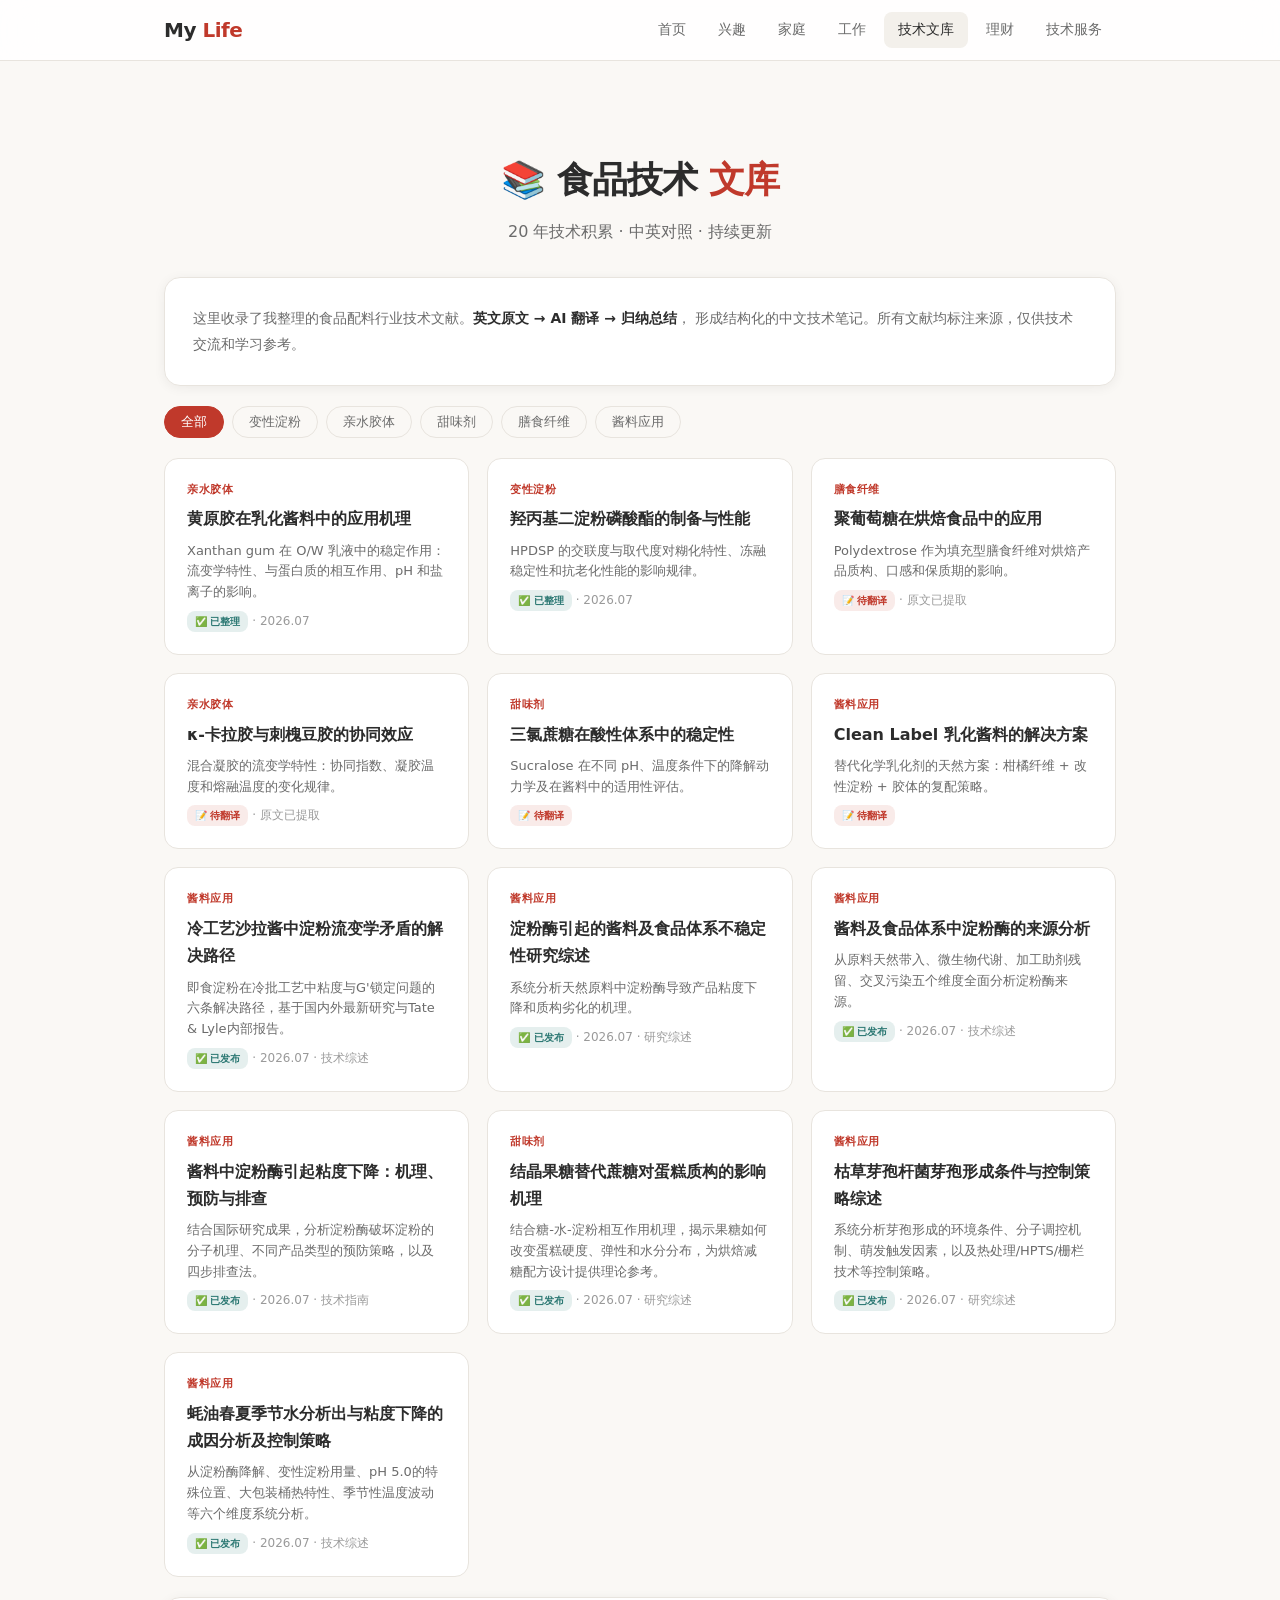
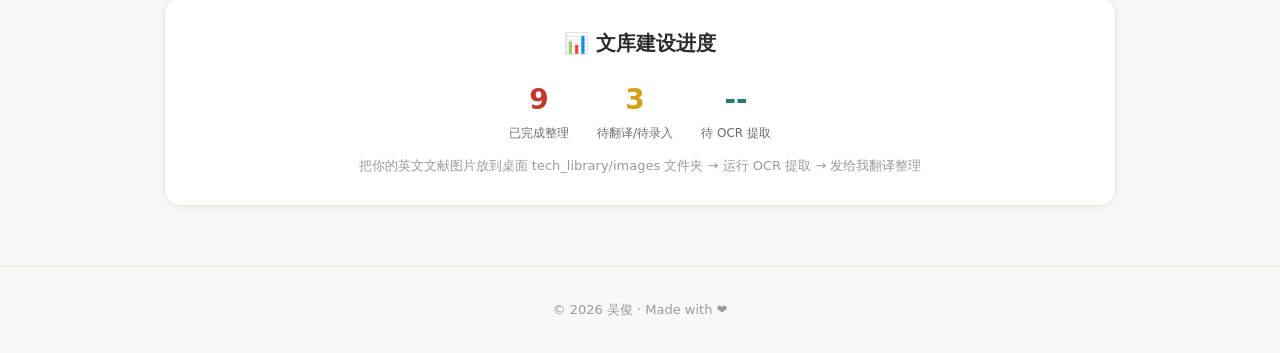
<file: pages/tech-library.html>
<!DOCTYPE html>
<html lang="zh-CN">
<head>
  <meta charset="UTF-8">
  <meta name="viewport" content="width=device-width, initial-scale=1.0">
  <title>技术文库 · 吴俊</title>
  <link rel="stylesheet" href="../assets/css/style.css">
  <style>
    .kb-grid { display: grid; grid-template-columns: repeat(auto-fill, minmax(300px, 1fr)); gap: 18px; margin-top: 16px; }
    .kb-card { background: var(--surface); border: 1px solid var(--border); border-radius: 14px; padding: 22px; transition: 0.2s; }
    .kb-card:hover { transform: translateY(-2px); box-shadow: var(--shadow); }
    .kb-card .cat { font-size: 11px; font-weight: 600; color: var(--accent); text-transform: uppercase; letter-spacing: 0.5px; }
    .kb-card h3 { font-size: 16px; font-weight: 700; margin: 6px 0 8px; }
    .kb-card p { font-size: 13px; color: var(--text2); line-height: 1.6; }
    .kb-card .meta { font-size: 12px; color: var(--text3); margin-top: 8px; }
    .kb-card .status { display: inline-block; font-size: 10px; padding: 2px 8px; border-radius: 8px; font-weight: 600; }
    .status.done { background: rgba(44,120,115,0.12); color: var(--teal); }
    .status.pending { background: rgba(212,160,23,0.12); color: var(--gold); }
    .status.draft { background: rgba(192,57,43,0.10); color: var(--accent); }
    .cat-tabs { display: flex; gap: 8px; flex-wrap: wrap; margin-bottom: 20px; }
    .cat-tab { padding: 6px 16px; border-radius: 20px; font-size: 13px; font-weight: 500; border: 1px solid var(--border); cursor: pointer; transition: 0.2s; background: transparent; color: var(--text2); }
    .cat-tab:hover { border-color: var(--accent); color: var(--accent); }
    .cat-tab.active { background: var(--accent); color: #fff; border-color: var(--accent); }
  </style>
</head>
<body>
  <nav class="navbar">
    <div class="navbar-inner">
      <a href="../index.html" class="logo">My <span>Life</span></a>
      <button class="nav-toggle" aria-label="菜单"><span></span><span></span><span></span></button>
      <ul class="nav-links">
        <li><a href="../index.html">首页</a></li>
        <li><a href="interests.html">兴趣</a></li>
        <li><a href="family.html">家庭</a></li>
        <li><a href="work.html">工作</a></li>
        <li><a href="tech-library.html" class="active">技术文库</a></li>
        <li><a href="finance.html">理财</a></li>
        <li><a href="services.html">技术服务</a></li>
      </ul>
    </div>
  </nav>

  <div class="container">
    <div class="page-header">
      <h1>📚 食品技术 <span class="hl">文库</span></h1>
      <div class="sub">20 年技术积累 · 中英对照 · 持续更新</div>
    </div>

    <div class="card">
      <p style="font-size:14px; line-height:1.8; color:var(--text2);">
        这里收录了我整理的食品配料行业技术文献。<strong style="color:var(--text);">英文原文 → AI 翻译 → 归纳总结</strong>，
        形成结构化的中文技术笔记。所有文献均标注来源，仅供技术交流和学习参考。
      </p>
    </div>

    <!-- 分类筛选 -->
    <div class="cat-tabs">
      <button class="cat-tab active" data-cat="all">全部</button>
      <button class="cat-tab" data-cat="starch">变性淀粉</button>
      <button class="cat-tab" data-cat="gum">亲水胶体</button>
      <button class="cat-tab" data-cat="sweetener">甜味剂</button>
      <button class="cat-tab" data-cat="fiber">膳食纤维</button>
      <button class="cat-tab" data-cat="sauce">酱料应用</button>
    </div>

    <!-- 文献卡片 -->
    <div class="kb-grid" id="kbGrid">
      <!-- 示例条目 — 后续由 AI 翻译+生成持续填充 -->
      <div class="kb-card" data-cat="gum">
        <div class="cat">亲水胶体</div>
        <h3>黄原胶在乳化酱料中的应用机理</h3>
        <p>Xanthan gum 在 O/W 乳液中的稳定作用：流变学特性、与蛋白质的相互作用、pH 和盐离子的影响。</p>
        <div class="meta"><span class="status done">✅ 已整理</span> · 2026.07</div>
      </div>

      <div class="kb-card" data-cat="starch">
        <div class="cat">变性淀粉</div>
        <h3>羟丙基二淀粉磷酸酯的制备与性能</h3>
        <p>HPDSP 的交联度与取代度对糊化特性、冻融稳定性和抗老化性能的影响规律。</p>
        <div class="meta"><span class="status done">✅ 已整理</span> · 2026.07</div>
      </div>

      <div class="kb-card" data-cat="fiber">
        <div class="cat">膳食纤维</div>
        <h3>聚葡萄糖在烘焙食品中的应用</h3>
        <p>Polydextrose 作为填充型膳食纤维对烘焙产品质构、口感和保质期的影响。</p>
        <div class="meta"><span class="status draft">📝 待翻译</span> · 原文已提取</div>
      </div>

      <div class="kb-card" data-cat="gum">
        <div class="cat">亲水胶体</div>
        <h3>κ-卡拉胶与刺槐豆胶的协同效应</h3>
        <p>混合凝胶的流变学特性：协同指数、凝胶温度和熔融温度的变化规律。</p>
        <div class="meta"><span class="status draft">📝 待翻译</span> · 原文已提取</div>
      </div>

      <div class="kb-card" data-cat="sweetener">
        <div class="cat">甜味剂</div>
        <h3>三氯蔗糖在酸性体系中的稳定性</h3>
        <p>Sucralose 在不同 pH、温度条件下的降解动力学及在酱料中的适用性评估。</p>
        <div class="meta"><span class="status draft">📝 待翻译</span></div>
      </div>

      <div class="kb-card" data-cat="sauce">
        <div class="cat">酱料应用</div>
        <h3>Clean Label 乳化酱料的解决方案</h3>
        <p>替代化学乳化剂的天然方案：柑橘纤维 + 改性淀粉 + 胶体的复配策略。</p>
        <div class="meta"><span class="status draft">📝 待翻译</span></div>
      </div>

      <!-- 新增流变学综述 -->
      <div class="kb-card" data-cat="sauce" onclick="location.href='articles/cold-process-dressing-rheology.html'" style="cursor:pointer;">
        <div class="cat">酱料应用</div>
        <h3>冷工艺沙拉酱中淀粉流变学矛盾的解决路径</h3>
        <p>即食淀粉在冷批工艺中粘度与G'锁定问题的六条解决路径，基于国内外最新研究与Tate & Lyle内部报告。</p>
        <div class="meta"><span class="status done">✅ 已发布</span> · 2026.07 · 技术综述</div>
      </div>

      <!-- 新增淀粉酶综述 -->
      <div class="kb-card" data-cat="sauce" onclick="location.href='articles/amylase-instability-review.html'" style="cursor:pointer;">
        <div class="cat">酱料应用</div>
        <h3>淀粉酶引起的酱料及食品体系不稳定性研究综述</h3>
        <p>系统分析天然原料中淀粉酶导致产品粘度下降和质构劣化的机理。</p>
        <div class="meta"><span class="status done">✅ 已发布</span> · 2026.07 · 研究综述</div>
      </div>

      <!-- 新增淀粉酶来源分析 -->
      <div class="kb-card" data-cat="sauce" onclick="location.href='articles/amylase-sources-analysis.html'" style="cursor:pointer;">
        <div class="cat">酱料应用</div>
        <h3>酱料及食品体系中淀粉酶的来源分析</h3>
        <p>从原料天然带入、微生物代谢、加工助剂残留、交叉污染五个维度全面分析淀粉酶来源。</p>
        <div class="meta"><span class="status done">✅ 已发布</span> · 2026.07 · 技术综述</div>
      </div>

      <!-- 新增淀粉酶深度分析 -->
      <div class="kb-card" data-cat="sauce" onclick="location.href='articles/amylase-diagnosis-prevention.html'" style="cursor:pointer;">
        <div class="cat">酱料应用</div>
        <h3>酱料中淀粉酶引起粘度下降：机理、预防与排查</h3>
        <p>结合国际研究成果，分析淀粉酶破坏淀粉的分子机理、不同产品类型的预防策略，以及四步排查法。</p>
        <div class="meta"><span class="status done">✅ 已发布</span> · 2026.07 · 技术指南</div>
      </div>

      <!-- 新增研究文献 -->
      <div class="kb-card" data-cat="sweetener" onclick="location.href='articles/fructose-muffin-study.html'" style="cursor:pointer;">
        <div class="cat">甜味剂</div>
        <h3>结晶果糖替代蔗糖对蛋糕质构的影响机理</h3>
        <p>结合糖-水-淀粉相互作用机理，揭示果糖如何改变蛋糕硬度、弹性和水分分布，为烘焙减糖配方设计提供理论参考。</p>
        <div class="meta"><span class="status done">✅ 已发布</span> · 2026.07 · 研究综述</div>
      </div>

      <!-- 新增芽孢综述 -->
      <div class="kb-card" data-cat="sauce" onclick="location.href='articles/bacillus-subtilis-spore-review.html'" style="cursor:pointer;">
        <div class="cat">酱料应用</div>
        <h3>枯草芽孢杆菌芽孢形成条件与控制策略综述</h3>
        <p>系统分析芽孢形成的环境条件、分子调控机制、萌发触发因素，以及热处理/HPTS/栅栏技术等控制策略。</p>
        <div class="meta"><span class="status done">✅ 已发布</span> · 2026.07 · 研究综述</div>
      </div>

      <!-- 新增蚝油综述 -->
      <div class="kb-card" data-cat="sauce" onclick="location.href='articles/oyster-sauce-stability-review.html'" style="cursor:pointer;">
        <div class="cat">酱料应用</div>
        <h3>蚝油春夏季节水分析出与粘度下降的成因分析及控制策略</h3>
        <p>从淀粉酶降解、变性淀粉用量、pH 5.0的特殊位置、大包装桶热特性、季节性温度波动等六个维度系统分析。</p>
        <div class="meta"><span class="status done">✅ 已发布</span> · 2026.07 · 技术综述</div>
      </div>
    </div>

    <!-- 更新进度 -->
    <div class="card" style="text-align:center; margin-top:20px;">
      <h2>📊 文库建设进度</h2>
      <div style="display:flex;justify-content:center;gap:28px;flex-wrap:wrap;margin-top:16px;">
        <div><div style="font-size:28px;font-weight:800;color:var(--accent);">9</div><div style="font-size:12px;color:var(--text2);">已完成整理</div></div>
        <div><div style="font-size:28px;font-weight:800;color:var(--gold);">3</div><div style="font-size:12px;color:var(--text2);">待翻译/待录入</div></div>
        <div><div style="font-size:28px;font-weight:800;color:var(--teal);">--</div><div style="font-size:12px;color:var(--text2);">待 OCR 提取</div></div>
      </div>
      <p style="font-size:13px;color:var(--text3);margin-top:10px;">
        把你的英文文献图片放到桌面 tech_library/images 文件夹 → 运行 OCR 提取 → 发给我翻译整理
      </p>
    </div>

  </div>

  <footer class="footer"><p>&copy; 2026 吴俊 · Made with ❤️</p></footer>

  <script>
    // 分类筛选
    document.querySelectorAll('.cat-tab').forEach(tab => {
      tab.addEventListener('click', function() {
        document.querySelectorAll('.cat-tab').forEach(t => t.classList.remove('active'));
        this.classList.add('active');
        const cat = this.dataset.cat;
        document.querySelectorAll('.kb-card').forEach(card => {
          if (cat === 'all' || card.dataset.cat === cat) {
            card.style.display = 'block';
          } else {
            card.style.display = 'none';
          }
        });
      });
    });
  </script>
  <script src="../assets/js/main.js"></script>
</body>
</html>
</file>
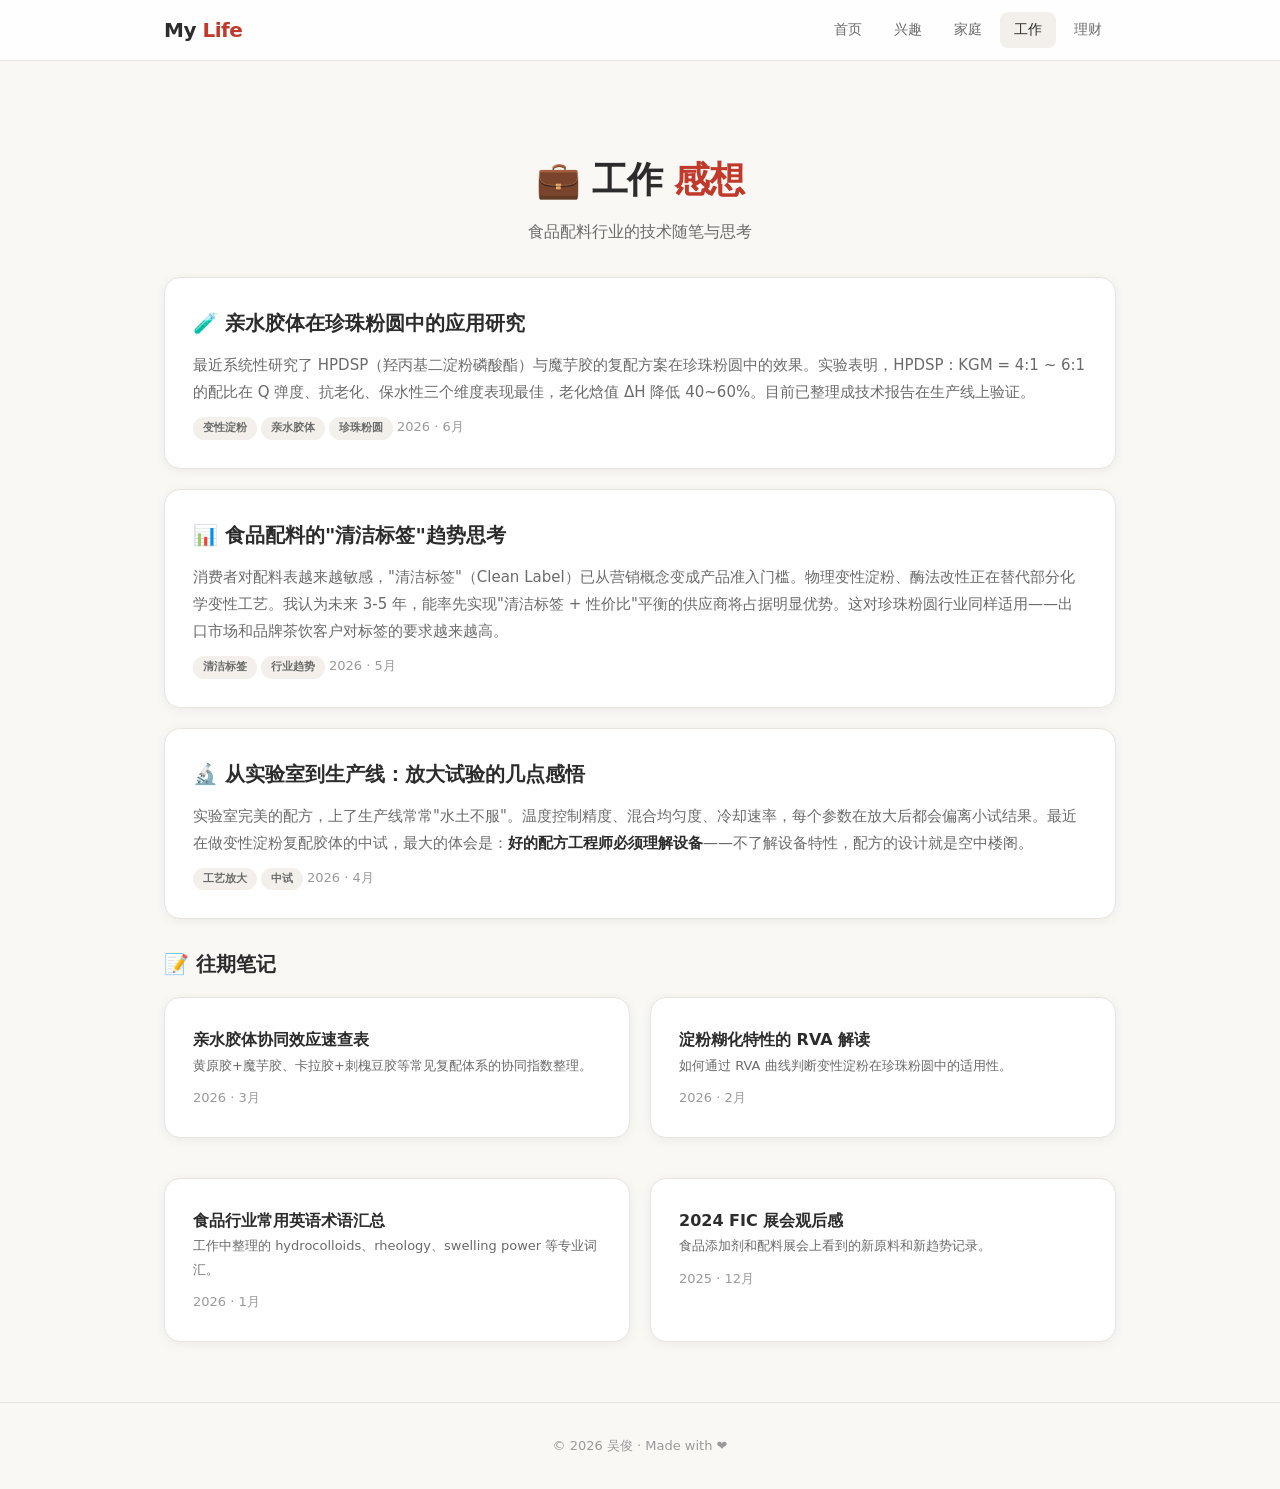
<file: pages/work.html>
<!DOCTYPE html>
<html lang="zh-CN">
<head>
  <meta charset="UTF-8">
  <meta name="viewport" content="width=device-width, initial-scale=1.0">
  <title>工作 · My Life</title>
  <link rel="stylesheet" href="../assets/css/style.css">
</head>
<body>
  <nav class="navbar">
    <div class="navbar-inner">
      <a href="../index.html" class="logo">My <span>Life</span></a>
      <button class="nav-toggle" aria-label="菜单"><span></span><span></span><span></span></button>
      <ul class="nav-links">
        <li><a href="../index.html">首页</a></li>
        <li><a href="interests.html">兴趣</a></li>
        <li><a href="family.html">家庭</a></li>
        <li><a href="work.html" class="active">工作</a></li>
        <li><a href="finance.html">理财</a></li>
      </ul>
    </div>
  </nav>
  <div class="container">
    <div class="page-header"><h1>💼 工作 <span class="hl">感想</span></h1><div class="sub">食品配料行业的技术随笔与思考</div></div>
    <div class="card">
      <h2>🧪 亲水胶体在珍珠粉圆中的应用研究</h2>
      <p>最近系统性研究了 HPDSP（羟丙基二淀粉磷酸酯）与魔芋胶的复配方案在珍珠粉圆中的效果。实验表明，HPDSP : KGM = 4:1 ~ 6:1 的配比在 Q 弹度、抗老化、保水性三个维度表现最佳，老化焓值 ΔH 降低 40~60%。目前已整理成技术报告在生产线上验证。</p>
      <div class="meta"><span class="tag">变性淀粉</span><span class="tag">亲水胶体</span><span class="tag">珍珠粉圆</span><span>2026 · 6月</span></div>
    </div>
    <div class="card">
      <h2>📊 食品配料的"清洁标签"趋势思考</h2>
      <p>消费者对配料表越来越敏感，"清洁标签"（Clean Label）已从营销概念变成产品准入门槛。物理变性淀粉、酶法改性正在替代部分化学变性工艺。我认为未来 3-5 年，能率先实现"清洁标签 + 性价比"平衡的供应商将占据明显优势。这对珍珠粉圆行业同样适用——出口市场和品牌茶饮客户对标签的要求越来越高。</p>
      <div class="meta"><span class="tag">清洁标签</span><span class="tag">行业趋势</span><span>2026 · 5月</span></div>
    </div>
    <div class="card">
      <h2>🔬 从实验室到生产线：放大试验的几点感悟</h2>
      <p>实验室完美的配方，上了生产线常常"水土不服"。温度控制精度、混合均匀度、冷却速率，每个参数在放大后都会偏离小试结果。最近在做变性淀粉复配胶体的中试，最大的体会是：<strong style="color:var(--text);">好的配方工程师必须理解设备</strong>——不了解设备特性，配方的设计就是空中楼阁。</p>
      <div class="meta"><span class="tag">工艺放大</span><span class="tag">中试</span><span>2026 · 4月</span></div>
    </div>
    <h2 style="font-size:20px;font-weight:700;margin:28px 0 16px;">📝 往期笔记</h2>
    <div class="grid-2">
      <div class="card"><h3 style="font-size:16px;">亲水胶体协同效应速查表</h3><p style="font-size:13px;">黄原胶+魔芋胶、卡拉胶+刺槐豆胶等常见复配体系的协同指数整理。</p><div class="meta">2026 · 3月</div></div>
      <div class="card"><h3 style="font-size:16px;">淀粉糊化特性的 RVA 解读</h3><p style="font-size:13px;">如何通过 RVA 曲线判断变性淀粉在珍珠粉圆中的适用性。</p><div class="meta">2026 · 2月</div></div>
      <div class="card"><h3 style="font-size:16px;">食品行业常用英语术语汇总</h3><p style="font-size:13px;">工作中整理的 hydrocolloids、rheology、swelling power 等专业词汇。</p><div class="meta">2026 · 1月</div></div>
      <div class="card"><h3 style="font-size:16px;">2024 FIC 展会观后感</h3><p style="font-size:13px;">食品添加剂和配料展会上看到的新原料和新趋势记录。</p><div class="meta">2025 · 12月</div></div>
    </div>
  </div>
  <footer class="footer"><p>&copy; 2026 吴俊 · Made with ❤️</p></footer>
  <script src="../assets/js/main.js"></script>
</body>
</html>
</file>
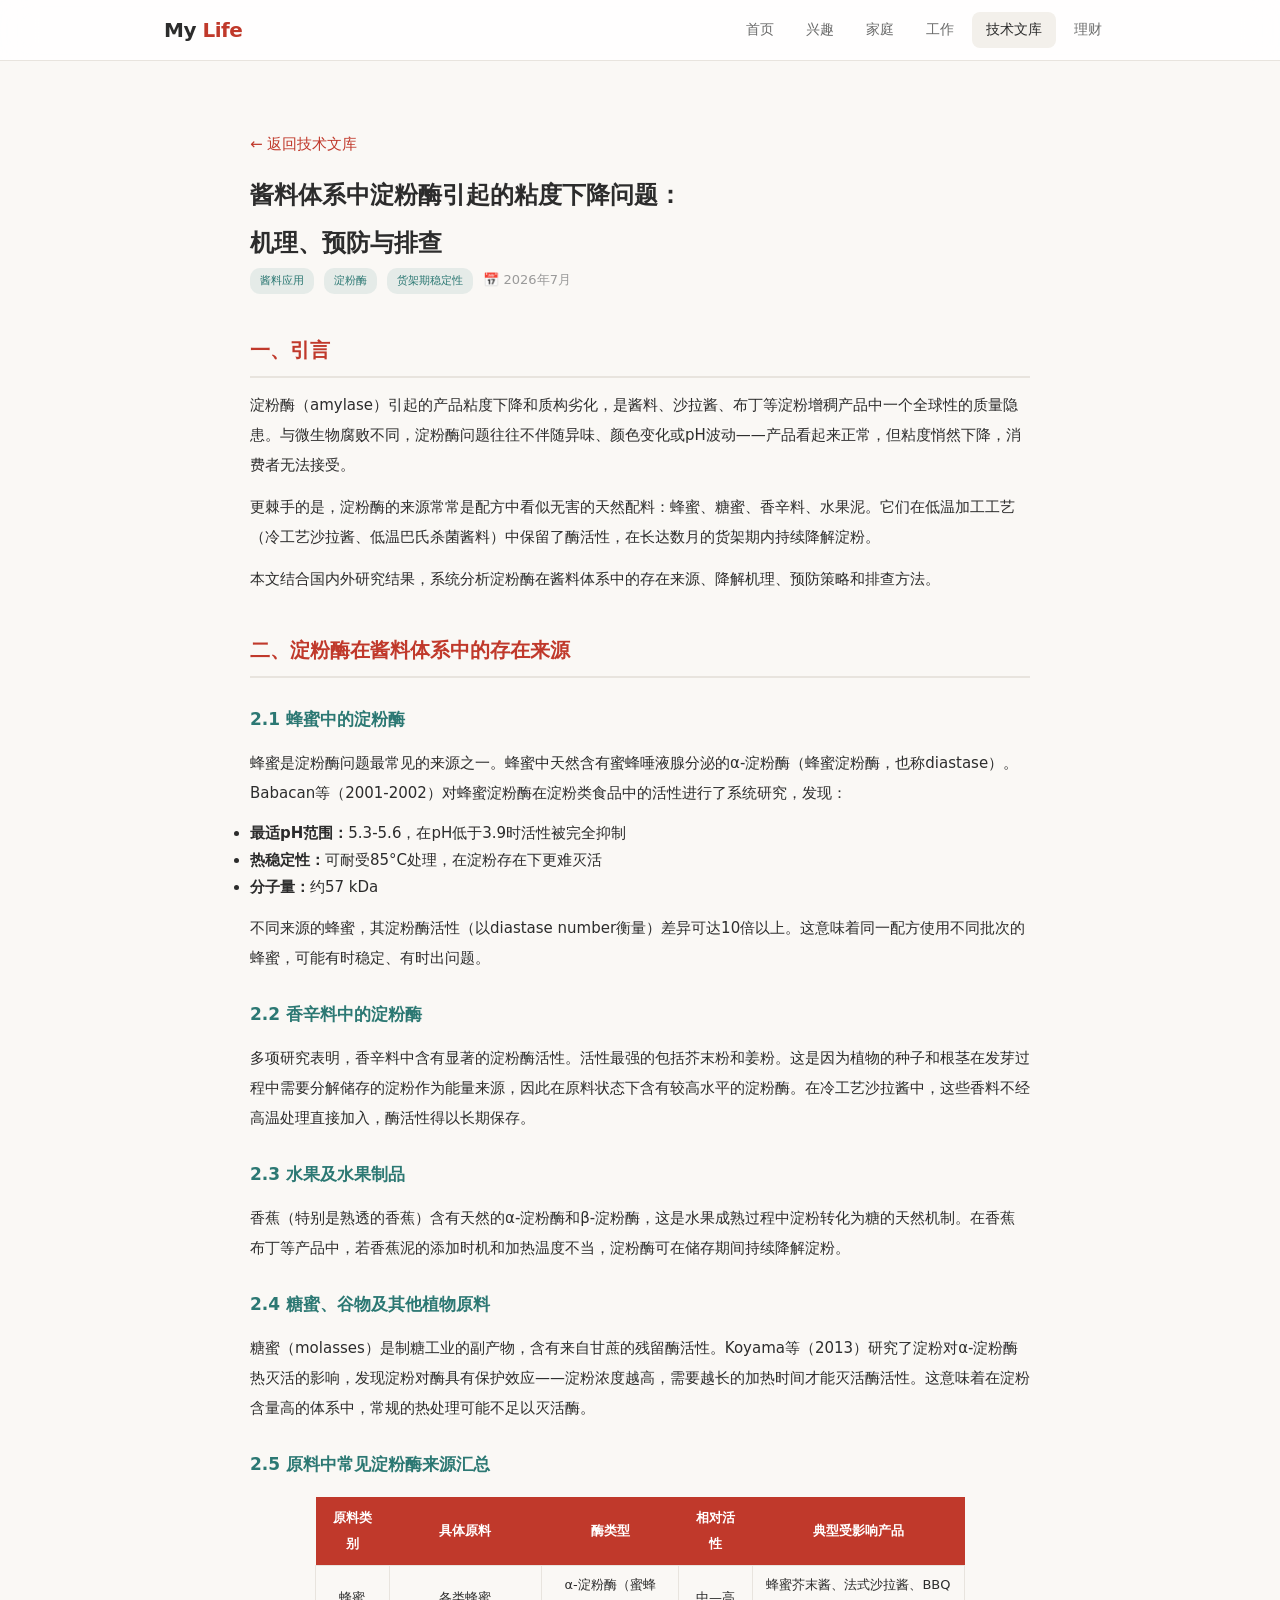
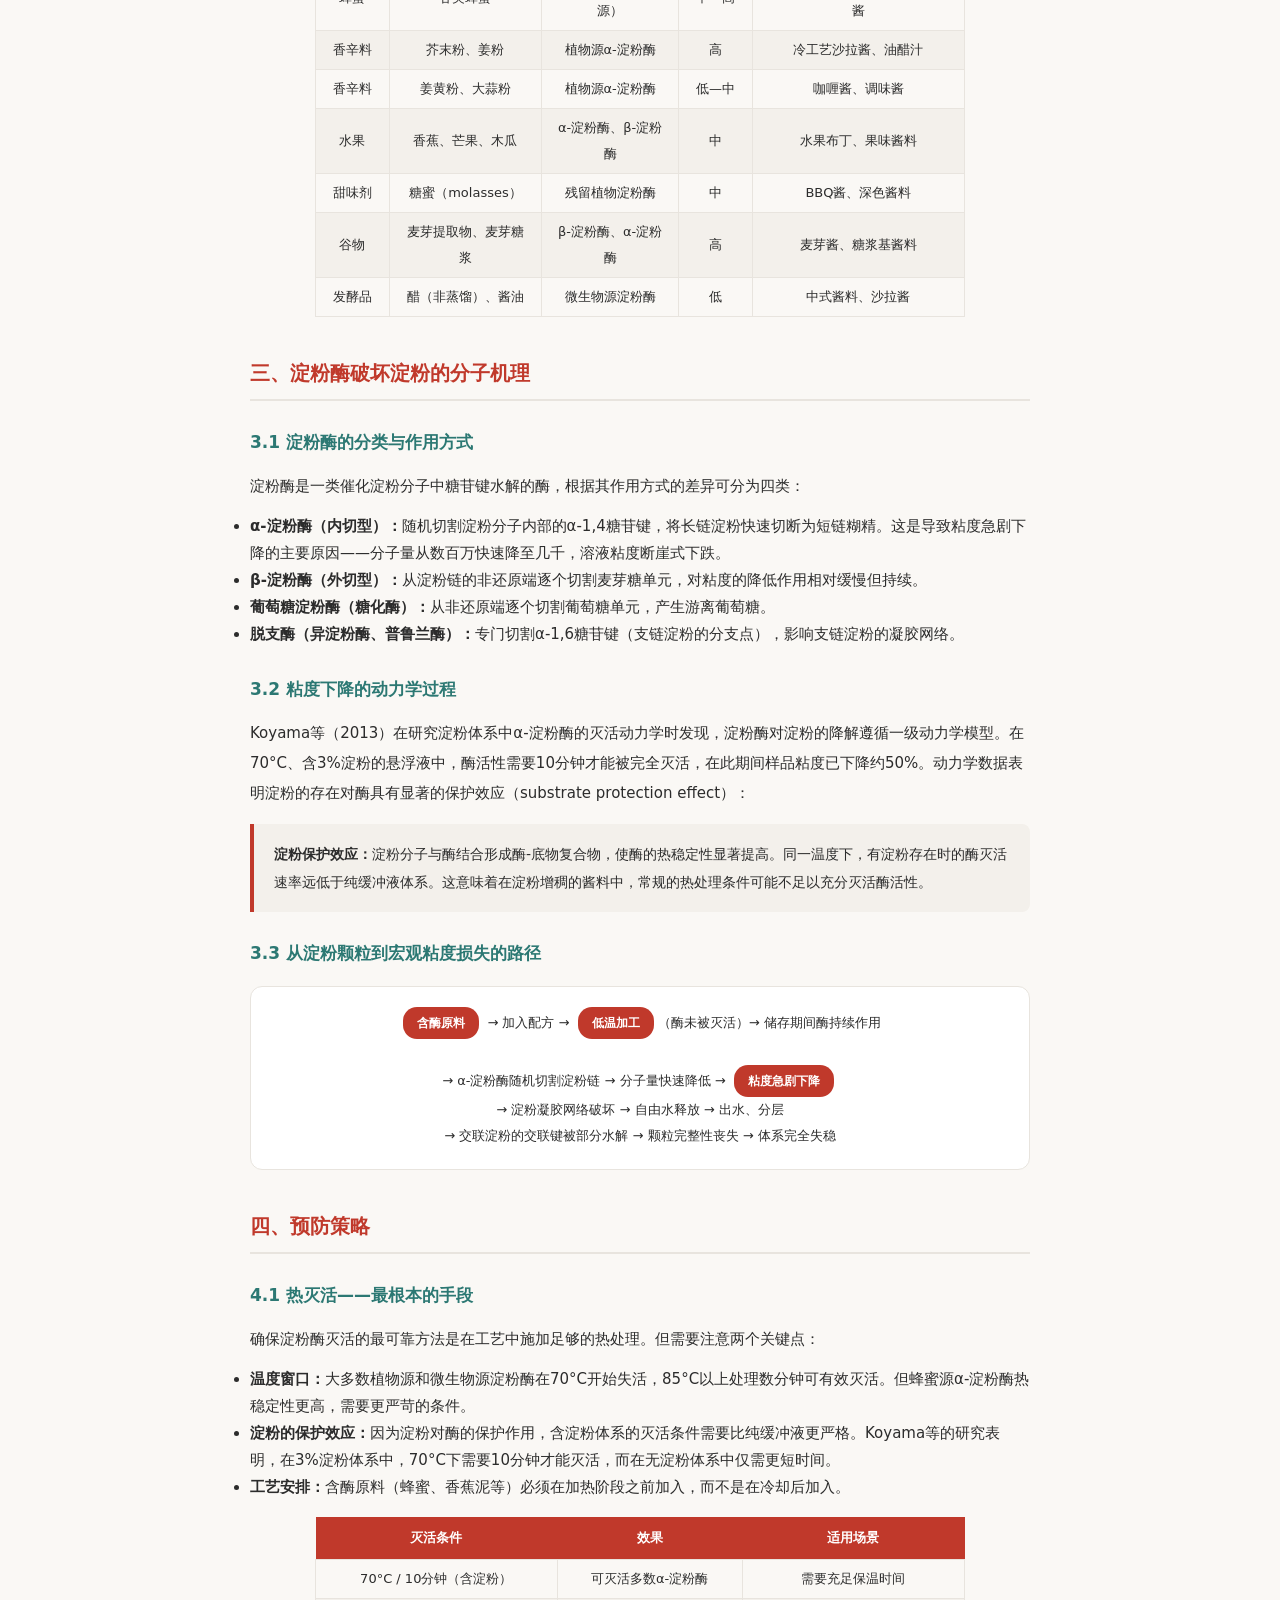
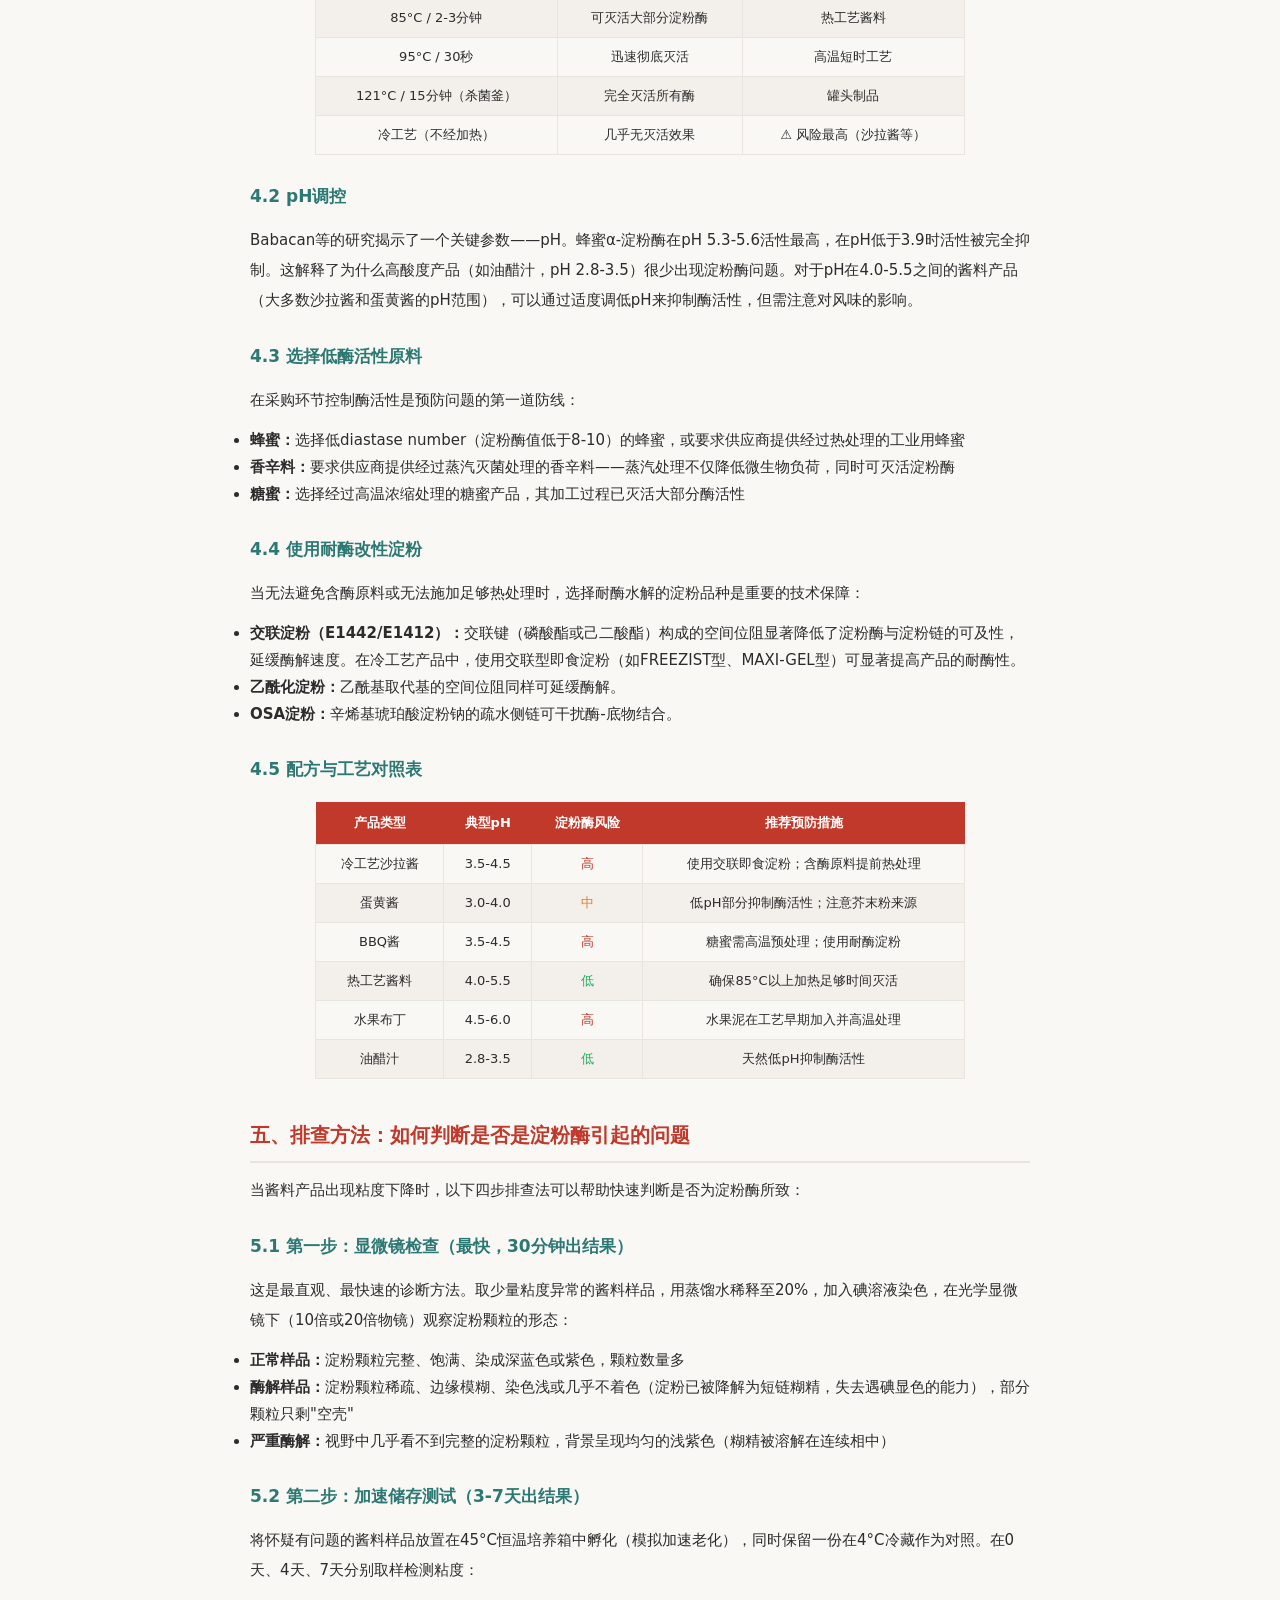
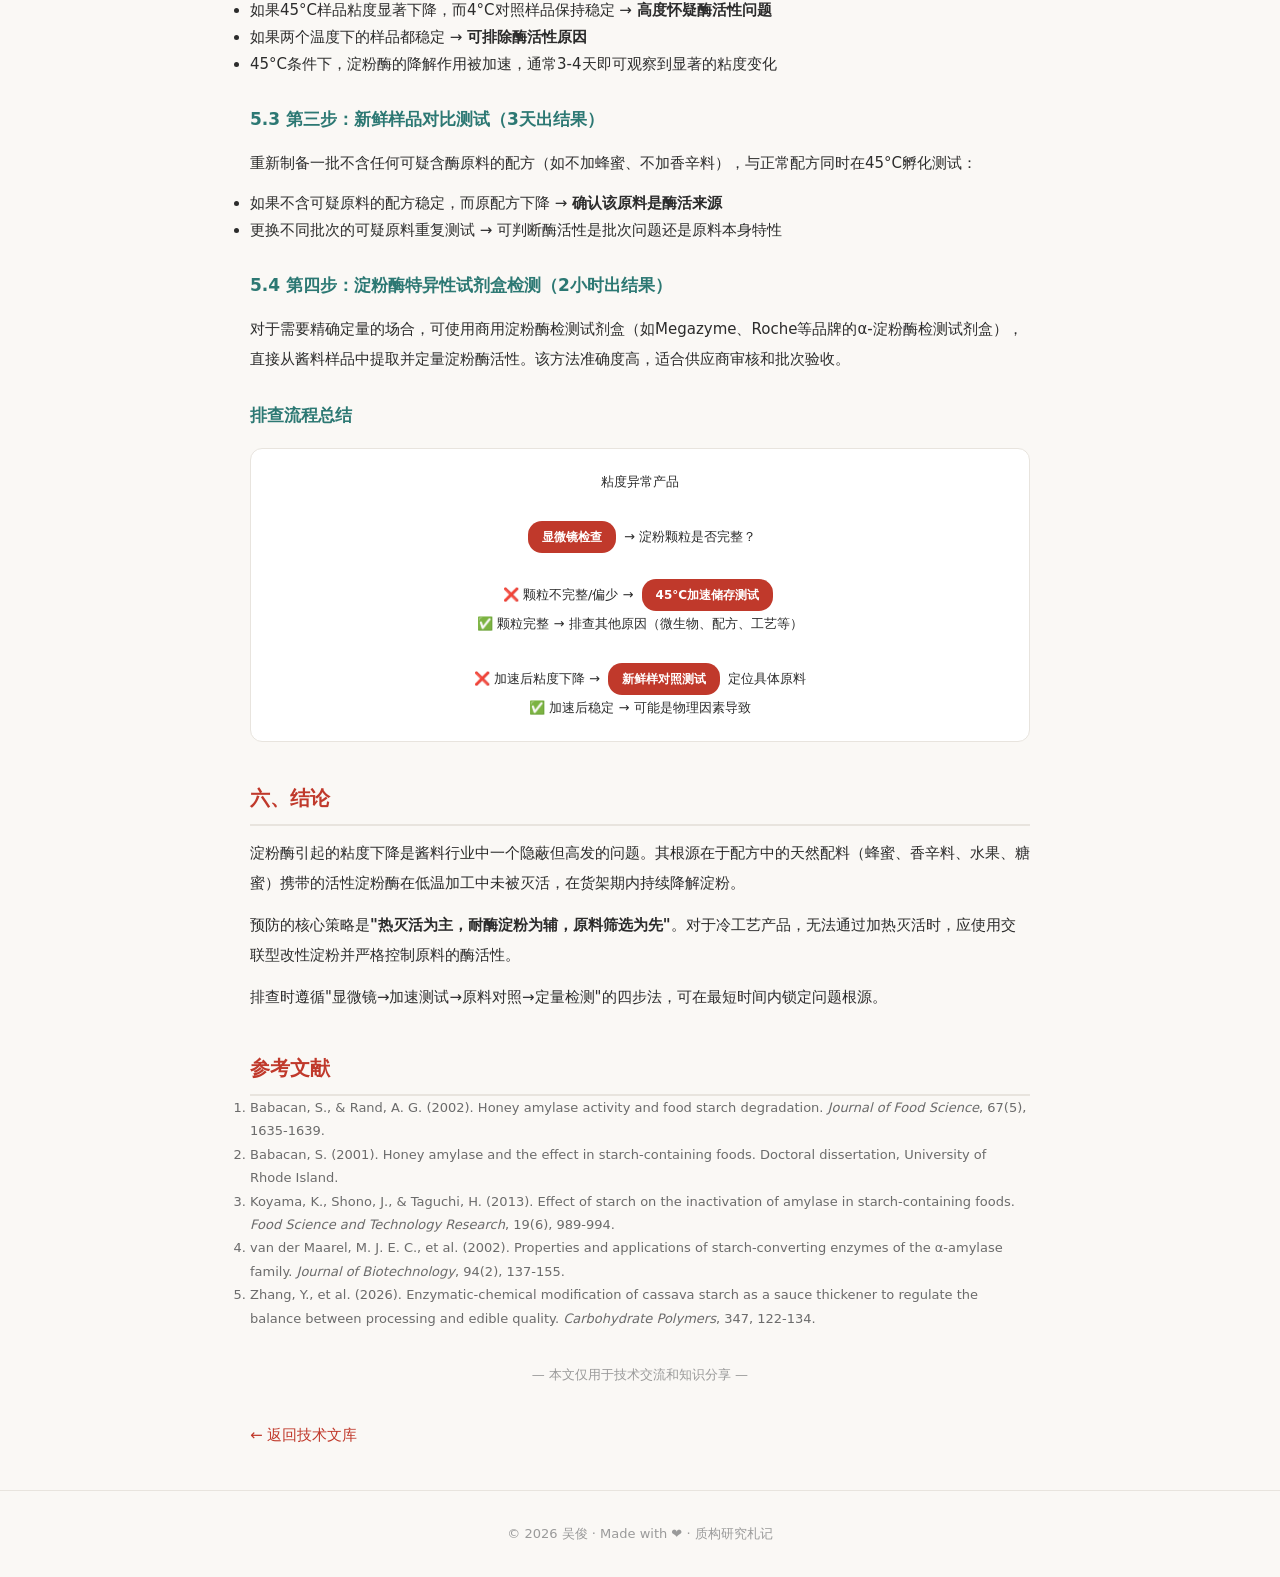
<file: pages/articles/amylase-diagnosis-prevention.html>
<!DOCTYPE html>
<html lang="zh-CN">
<head>
  <meta charset="UTF-8">
  <meta name="viewport" content="width=device-width, initial-scale=1.0">
  <title>酱料体系中淀粉酶引起的粘度下降问题：机理、预防与排查 · 吴俊</title>
  <link rel="stylesheet" href="../../assets/css/style.css">
  <style>
    .article-body { line-height: 2; font-size: 15px; max-width: 780px; margin: 0 auto; }
    .article-body h2 { font-size: 20px; margin-top: 36px; color: var(--accent); border-bottom: 2px solid var(--border); padding-bottom: 6px; }
    .article-body h3 { font-size: 17px; margin-top: 24px; color: var(--teal); }
    .article-body h4 { font-size: 15px; margin-top: 18px; color: var(--text); font-weight: 600; }
    .article-body p { margin: 12px 0; text-indent: 0; }
    .data-table { margin: 16px auto; border-collapse: collapse; font-size: 13px; width: 100%; max-width: 650px; }
    .data-table th { background: var(--accent); color: #fff; padding: 8px 12px; text-align: center; }
    .data-table td { padding: 6px 12px; border: 1px solid var(--border); text-align: center; }
    .data-table tr:nth-child(even) { background: var(--bg-alt); }
    .tag { display: inline-block; font-size: 11px; padding: 2px 10px; border-radius: 10px; background: rgba(44,120,115,0.1); color: var(--teal); margin-right: 6px; }
    .ref-list { font-size: 13px; color: var(--text2); line-height: 1.8; }
    .highlight-box { background: var(--bg-alt); border-left: 4px solid var(--accent); padding: 16px 20px; margin: 16px 0; border-radius: 0 8px 8px 0; font-size: 14px; }
    .flow-chart { background: var(--surface); border: 1px solid var(--border); border-radius: 12px; padding: 20px; margin: 16px 0; font-size: 13px; line-height: 2; text-align: center; }
    .flow-chart .step { display: inline-block; background: var(--accent); color: #fff; padding: 4px 14px; border-radius: 14px; font-weight: 600; font-size: 12px; margin: 0 4px; }
  </style>
</head>
<body>
  <nav class="navbar">
    <div class="navbar-inner">
      <a href="../../index.html" class="logo">My <span>Life</span></a>
      <button class="nav-toggle" aria-label="菜单"></button>
      <ul class="nav-links">
        <li><a href="../../index.html">首页</a></li>
        <li><a href="../interests.html">兴趣</a></li>
        <li><a href="../family.html">家庭</a></li>
        <li><a href="../work.html">工作</a></li>
        <li><a href="../tech-library.html" class="active">技术文库</a></li>
        <li><a href="../finance.html">理财</a></li>
      </ul>
    </div>
  </nav>

  <div class="container">
    <div class="article-body">
      <div style="margin-top:28px;"><a href="../tech-library.html" class="back-link">&larr; 返回技术文库</a></div>

      <h1 style="font-size:24px;margin-top:12px;">酱料体系中淀粉酶引起的粘度下降问题：<br>机理、预防与排查</h1>
      <div style="color:var(--text3);font-size:13px;margin-bottom:24px;">
        <span class="tag">酱料应用</span>
        <span class="tag">淀粉酶</span>
        <span class="tag">货架期稳定性</span>
        <span>📅 2026年7月</span>
      </div>

      <h2>一、引言</h2>
      <p>淀粉酶（amylase）引起的产品粘度下降和质构劣化，是酱料、沙拉酱、布丁等淀粉增稠产品中一个全球性的质量隐患。与微生物腐败不同，淀粉酶问题往往不伴随异味、颜色变化或pH波动——产品看起来正常，但粘度悄然下降，消费者无法接受。</p>
      <p>更棘手的是，淀粉酶的来源常常是配方中看似无害的天然配料：蜂蜜、糖蜜、香辛料、水果泥。它们在低温加工工艺（冷工艺沙拉酱、低温巴氏杀菌酱料）中保留了酶活性，在长达数月的货架期内持续降解淀粉。</p>
      <p>本文结合国内外研究结果，系统分析淀粉酶在酱料体系中的存在来源、降解机理、预防策略和排查方法。</p>

      <h2>二、淀粉酶在酱料体系中的存在来源</h2>

      <h3>2.1 蜂蜜中的淀粉酶</h3>
      <p>蜂蜜是淀粉酶问题最常见的来源之一。蜂蜜中天然含有蜜蜂唾液腺分泌的α-淀粉酶（蜂蜜淀粉酶，也称diastase）。Babacan等（2001-2002）对蜂蜜淀粉酶在淀粉类食品中的活性进行了系统研究，发现：</p>
      <ul style="line-height:1.8;">
        <li><strong>最适pH范围：</strong>5.3-5.6，在pH低于3.9时活性被完全抑制</li>
        <li><strong>热稳定性：</strong>可耐受85°C处理，在淀粉存在下更难灭活</li>
        <li><strong>分子量：</strong>约57 kDa</li>
      </ul>
      <p>不同来源的蜂蜜，其淀粉酶活性（以diastase number衡量）差异可达10倍以上。这意味着同一配方使用不同批次的蜂蜜，可能有时稳定、有时出问题。</p>

      <h3>2.2 香辛料中的淀粉酶</h3>
      <p>多项研究表明，香辛料中含有显著的淀粉酶活性。活性最强的包括芥末粉和姜粉。这是因为植物的种子和根茎在发芽过程中需要分解储存的淀粉作为能量来源，因此在原料状态下含有较高水平的淀粉酶。在冷工艺沙拉酱中，这些香料不经高温处理直接加入，酶活性得以长期保存。</p>

      <h3>2.3 水果及水果制品</h3>
      <p>香蕉（特别是熟透的香蕉）含有天然的α-淀粉酶和β-淀粉酶，这是水果成熟过程中淀粉转化为糖的天然机制。在香蕉布丁等产品中，若香蕉泥的添加时机和加热温度不当，淀粉酶可在储存期间持续降解淀粉。</p>

      <h3>2.4 糖蜜、谷物及其他植物原料</h3>
      <p>糖蜜（molasses）是制糖工业的副产物，含有来自甘蔗的残留酶活性。Koyama等（2013）研究了淀粉对α-淀粉酶热灭活的影响，发现淀粉对酶具有保护效应——淀粉浓度越高，需要越长的加热时间才能灭活酶活性。这意味着在淀粉含量高的体系中，常规的热处理可能不足以灭活酶。</p>

      <h3>2.5 原料中常见淀粉酶来源汇总</h3>
      <table class="data-table">
        <thead><tr><th>原料类别</th><th>具体原料</th><th>酶类型</th><th>相对活性</th><th>典型受影响产品</th></tr></thead>
        <tbody>
          <tr><td>蜂蜜</td><td>各类蜂蜜</td><td>α-淀粉酶（蜜蜂源）</td><td>中—高</td><td>蜂蜜芥末酱、法式沙拉酱、BBQ酱</td></tr>
          <tr><td>香辛料</td><td>芥末粉、姜粉</td><td>植物源α-淀粉酶</td><td>高</td><td>冷工艺沙拉酱、油醋汁</td></tr>
          <tr><td>香辛料</td><td>姜黄粉、大蒜粉</td><td>植物源α-淀粉酶</td><td>低—中</td><td>咖喱酱、调味酱</td></tr>
          <tr><td>水果</td><td>香蕉、芒果、木瓜</td><td>α-淀粉酶、β-淀粉酶</td><td>中</td><td>水果布丁、果味酱料</td></tr>
          <tr><td>甜味剂</td><td>糖蜜（molasses）</td><td>残留植物淀粉酶</td><td>中</td><td>BBQ酱、深色酱料</td></tr>
          <tr><td>谷物</td><td>麦芽提取物、麦芽糖浆</td><td>β-淀粉酶、α-淀粉酶</td><td>高</td><td>麦芽酱、糖浆基酱料</td></tr>
          <tr><td>发酵品</td><td>醋（非蒸馏）、酱油</td><td>微生物源淀粉酶</td><td>低</td><td>中式酱料、沙拉酱</td></tr>
        </tbody>
      </table>

      <h2>三、淀粉酶破坏淀粉的分子机理</h2>

      <h3>3.1 淀粉酶的分类与作用方式</h3>
      <p>淀粉酶是一类催化淀粉分子中糖苷键水解的酶，根据其作用方式的差异可分为四类：</p>
      <ul style="line-height:1.8;">
        <li><strong>α-淀粉酶（内切型）：</strong>随机切割淀粉分子内部的α-1,4糖苷键，将长链淀粉快速切断为短链糊精。这是导致粘度急剧下降的主要原因——分子量从数百万快速降至几千，溶液粘度断崖式下跌。</li>
        <li><strong>β-淀粉酶（外切型）：</strong>从淀粉链的非还原端逐个切割麦芽糖单元，对粘度的降低作用相对缓慢但持续。</li>
        <li><strong>葡萄糖淀粉酶（糖化酶）：</strong>从非还原端逐个切割葡萄糖单元，产生游离葡萄糖。</li>
        <li><strong>脱支酶（异淀粉酶、普鲁兰酶）：</strong>专门切割α-1,6糖苷键（支链淀粉的分支点），影响支链淀粉的凝胶网络。</li>
      </ul>

      <h3>3.2 粘度下降的动力学过程</h3>
      <p>Koyama等（2013）在研究淀粉体系中α-淀粉酶的灭活动力学时发现，淀粉酶对淀粉的降解遵循一级动力学模型。在70°C、含3%淀粉的悬浮液中，酶活性需要10分钟才能被完全灭活，在此期间样品粘度已下降约50%。动力学数据表明淀粉的存在对酶具有显著的保护效应（substrate protection effect）：</p>
      <div class="highlight-box">
        <strong>淀粉保护效应：</strong>淀粉分子与酶结合形成酶-底物复合物，使酶的热稳定性显著提高。同一温度下，有淀粉存在时的酶灭活速率远低于纯缓冲液体系。这意味着在淀粉增稠的酱料中，常规的热处理条件可能不足以充分灭活酶活性。
      </div>

      <h3>3.3 从淀粉颗粒到宏观粘度损失的路径</h3>
      <div class="flow-chart">
        <span class="step">含酶原料</span> → 加入配方 → <span class="step">低温加工</span>（酶未被灭活）→ 储存期间酶持续作用<br><br>
        → α-淀粉酶随机切割淀粉链 → 分子量快速降低 → <span class="step">粘度急剧下降</span><br>
        → 淀粉凝胶网络破坏 → 自由水释放 → 出水、分层<br>
        → 交联淀粉的交联键被部分水解 → 颗粒完整性丧失 → 体系完全失稳
      </div>

      <h2>四、预防策略</h2>

      <h3>4.1 热灭活——最根本的手段</h3>
      <p>确保淀粉酶灭活的最可靠方法是在工艺中施加足够的热处理。但需要注意两个关键点：</p>
      <ul style="line-height:1.8;">
        <li><strong>温度窗口：</strong>大多数植物源和微生物源淀粉酶在70°C开始失活，85°C以上处理数分钟可有效灭活。但蜂蜜源α-淀粉酶热稳定性更高，需要更严苛的条件。</li>
        <li><strong>淀粉的保护效应：</strong>因为淀粉对酶的保护作用，含淀粉体系的灭活条件需要比纯缓冲液更严格。Koyama等的研究表明，在3%淀粉体系中，70°C下需要10分钟才能灭活，而在无淀粉体系中仅需更短时间。</li>
        <li><strong>工艺安排：</strong>含酶原料（蜂蜜、香蕉泥等）必须在加热阶段之前加入，而不是在冷却后加入。</li>
      </ul>
      <table class="data-table">
        <thead><tr><th>灭活条件</th><th>效果</th><th>适用场景</th></tr></thead>
        <tbody>
          <tr><td>70°C / 10分钟（含淀粉）</td><td>可灭活多数α-淀粉酶</td><td>需要充足保温时间</td></tr>
          <tr><td>85°C / 2-3分钟</td><td>可灭活大部分淀粉酶</td><td>热工艺酱料</td></tr>
          <tr><td>95°C / 30秒</td><td>迅速彻底灭活</td><td>高温短时工艺</td></tr>
          <tr><td>121°C / 15分钟（杀菌釜）</td><td>完全灭活所有酶</td><td>罐头制品</td></tr>
          <tr><td>冷工艺（不经加热）</td><td>几乎无灭活效果</td><td>⚠️ 风险最高（沙拉酱等）</td></tr>
        </tbody>
      </table>

      <h3>4.2 pH调控</h3>
      <p>Babacan等的研究揭示了一个关键参数——pH。蜂蜜α-淀粉酶在pH 5.3-5.6活性最高，在pH低于3.9时活性被完全抑制。这解释了为什么高酸度产品（如油醋汁，pH 2.8-3.5）很少出现淀粉酶问题。对于pH在4.0-5.5之间的酱料产品（大多数沙拉酱和蛋黄酱的pH范围），可以通过适度调低pH来抑制酶活性，但需注意对风味的影响。</p>

      <h3>4.3 选择低酶活性原料</h3>
      <p>在采购环节控制酶活性是预防问题的第一道防线：</p>
      <ul style="line-height:1.8;">
        <li><strong>蜂蜜：</strong>选择低diastase number（淀粉酶值低于8-10）的蜂蜜，或要求供应商提供经过热处理的工业用蜂蜜</li>
        <li><strong>香辛料：</strong>要求供应商提供经过蒸汽灭菌处理的香辛料——蒸汽处理不仅降低微生物负荷，同时可灭活淀粉酶</li>
        <li><strong>糖蜜：</strong>选择经过高温浓缩处理的糖蜜产品，其加工过程已灭活大部分酶活性</li>
      </ul>

      <h3>4.4 使用耐酶改性淀粉</h3>
      <p>当无法避免含酶原料或无法施加足够热处理时，选择耐酶水解的淀粉品种是重要的技术保障：</p>
      <ul style="line-height:1.8;">
        <li><strong>交联淀粉（E1442/E1412）：</strong>交联键（磷酸酯或己二酸酯）构成的空间位阻显著降低了淀粉酶与淀粉链的可及性，延缓酶解速度。在冷工艺产品中，使用交联型即食淀粉（如FREEZIST型、MAXI-GEL型）可显著提高产品的耐酶性。</li>
        <li><strong>乙酰化淀粉：</strong>乙酰基取代基的空间位阻同样可延缓酶解。</li>
        <li><strong>OSA淀粉：</strong>辛烯基琥珀酸淀粉钠的疏水侧链可干扰酶-底物结合。</li>
      </ul>

      <h3>4.5 配方与工艺对照表</h3>
      <table class="data-table">
        <thead><tr><th>产品类型</th><th>典型pH</th><th>淀粉酶风险</th><th>推荐预防措施</th></tr></thead>
        <tbody>
          <tr><td>冷工艺沙拉酱</td><td>3.5-4.5</td><td><span style="color:#c0392b;">高</span></td><td>使用交联即食淀粉；含酶原料提前热处理</td></tr>
          <tr><td>蛋黄酱</td><td>3.0-4.0</td><td><span style="color:#e67e22;">中</span></td><td>低pH部分抑制酶活性；注意芥末粉来源</td></tr>
          <tr><td>BBQ酱</td><td>3.5-4.5</td><td><span style="color:#c0392b;">高</span></td><td>糖蜜需高温预处理；使用耐酶淀粉</td></tr>
          <tr><td>热工艺酱料</td><td>4.0-5.5</td><td><span style="color:#27ae60;">低</span></td><td>确保85°C以上加热足够时间灭活</td></tr>
          <tr><td>水果布丁</td><td>4.5-6.0</td><td><span style="color:#c0392b;">高</span></td><td>水果泥在工艺早期加入并高温处理</td></tr>
          <tr><td>油醋汁</td><td>2.8-3.5</td><td><span style="color:#27ae60;">低</span></td><td>天然低pH抑制酶活性</td></tr>
        </tbody>
      </table>

      <h2>五、排查方法：如何判断是否是淀粉酶引起的问题</h2>
      <p>当酱料产品出现粘度下降时，以下四步排查法可以帮助快速判断是否为淀粉酶所致：</p>

      <h3>5.1 第一步：显微镜检查（最快，30分钟出结果）</h3>
      <p>这是最直观、最快速的诊断方法。取少量粘度异常的酱料样品，用蒸馏水稀释至20%，加入碘溶液染色，在光学显微镜下（10倍或20倍物镜）观察淀粉颗粒的形态：</p>
      <ul style="line-height:1.8;">
        <li><strong>正常样品：</strong>淀粉颗粒完整、饱满、染成深蓝色或紫色，颗粒数量多</li>
        <li><strong>酶解样品：</strong>淀粉颗粒稀疏、边缘模糊、染色浅或几乎不着色（淀粉已被降解为短链糊精，失去遇碘显色的能力），部分颗粒只剩"空壳"</li>
        <li><strong>严重酶解：</strong>视野中几乎看不到完整的淀粉颗粒，背景呈现均匀的浅紫色（糊精被溶解在连续相中）</li>
      </ul>

      <h3>5.2 第二步：加速储存测试（3-7天出结果）</h3>
      <p>将怀疑有问题的酱料样品放置在45°C恒温培养箱中孵化（模拟加速老化），同时保留一份在4°C冷藏作为对照。在0天、4天、7天分别取样检测粘度：</p>
      <ul style="line-height:1.8;">
        <li>如果45°C样品粘度显著下降，而4°C对照样品保持稳定 → <strong>高度怀疑酶活性问题</strong></li>
        <li>如果两个温度下的样品都稳定 → <strong>可排除酶活性原因</strong></li>
        <li>45°C条件下，淀粉酶的降解作用被加速，通常3-4天即可观察到显著的粘度变化</li>
      </ul>

      <h3>5.3 第三步：新鲜样品对比测试（3天出结果）</h3>
      <p>重新制备一批不含任何可疑含酶原料的配方（如不加蜂蜜、不加香辛料），与正常配方同时在45°C孵化测试：</p>
      <ul style="line-height:1.8;">
        <li>如果不含可疑原料的配方稳定，而原配方下降 → <strong>确认该原料是酶活来源</strong></li>
        <li>更换不同批次的可疑原料重复测试 → 可判断酶活性是批次问题还是原料本身特性</li>
      </ul>

      <h3>5.4 第四步：淀粉酶特异性试剂盒检测（2小时出结果）</h3>
      <p>对于需要精确定量的场合，可使用商用淀粉酶检测试剂盒（如Megazyme、Roche等品牌的α-淀粉酶检测试剂盒），直接从酱料样品中提取并定量淀粉酶活性。该方法准确度高，适合供应商审核和批次验收。</p>

      <h3>排查流程总结</h3>
      <div class="flow-chart">
        <span>粘度异常产品</span><br><br>
        <span class="step">显微镜检查</span> → 淀粉颗粒是否完整？<br><br>
        ❌ 颗粒不完整/偏少 → <span class="step">45°C加速储存测试</span><br>
        ✅ 颗粒完整 → 排查其他原因（微生物、配方、工艺等）<br><br>
        ❌ 加速后粘度下降 → <span class="step">新鲜样对照测试</span> 定位具体原料<br>
        ✅ 加速后稳定 → 可能是物理因素导致
      </div>

      <h2>六、结论</h2>
      <p>淀粉酶引起的粘度下降是酱料行业中一个隐蔽但高发的问题。其根源在于配方中的天然配料（蜂蜜、香辛料、水果、糖蜜）携带的活性淀粉酶在低温加工中未被灭活，在货架期内持续降解淀粉。</p>
      <p>预防的核心策略是<strong>"热灭活为主，耐酶淀粉为辅，原料筛选为先"</strong>。对于冷工艺产品，无法通过加热灭活时，应使用交联型改性淀粉并严格控制原料的酶活性。</p>
      <p>排查时遵循"显微镜→加速测试→原料对照→定量检测"的四步法，可在最短时间内锁定问题根源。</p>

      <h2>参考文献</h2>
      <div class="ref-list">
        <ol>
          <li>Babacan, S., & Rand, A. G. (2002). Honey amylase activity and food starch degradation. <em>Journal of Food Science</em>, 67(5), 1635-1639.</li>
          <li>Babacan, S. (2001). Honey amylase and the effect in starch-containing foods. Doctoral dissertation, University of Rhode Island.</li>
          <li>Koyama, K., Shono, J., & Taguchi, H. (2013). Effect of starch on the inactivation of amylase in starch-containing foods. <em>Food Science and Technology Research</em>, 19(6), 989-994.</li>
          <li>van der Maarel, M. J. E. C., et al. (2002). Properties and applications of starch-converting enzymes of the α-amylase family. <em>Journal of Biotechnology</em>, 94(2), 137-155.</li>
          <li>Zhang, Y., et al. (2026). Enzymatic-chemical modification of cassava starch as a sauce thickener to regulate the balance between processing and edible quality. <em>Carbohydrate Polymers</em>, 347, 122-134.</li>
        </ol>
      </div>

      <p style="text-align:center;margin:32px 0;font-size:13px;color:var(--text3);">— 本文仅用于技术交流和知识分享 —</p>
      <a href="../tech-library.html" class="back-link">&larr; 返回技术文库</a>
    </div>
  </div>

  <footer class="footer"><p>&copy; 2026 吴俊 · Made with ❤️ · 质构研究札记</p></footer>
  <script src="../../assets/js/main.js"></script>
</body>
</html>
</file>
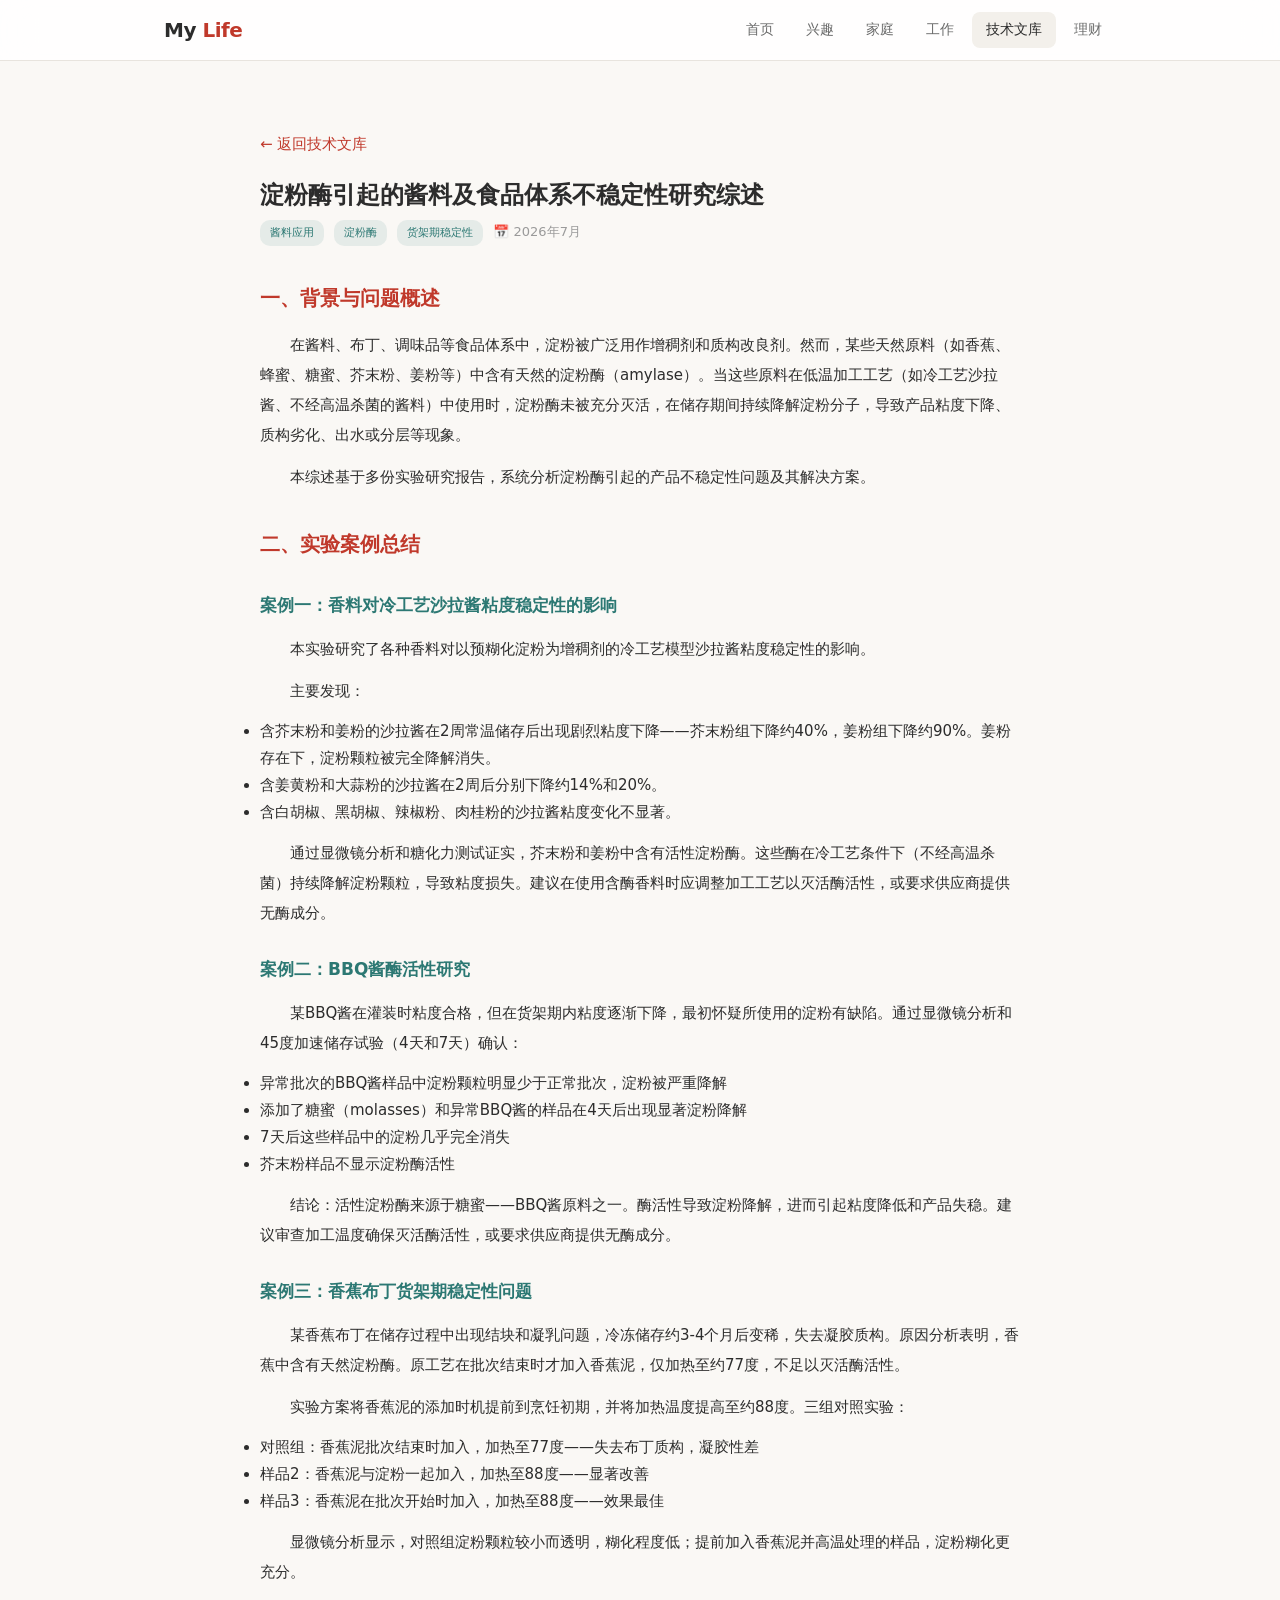
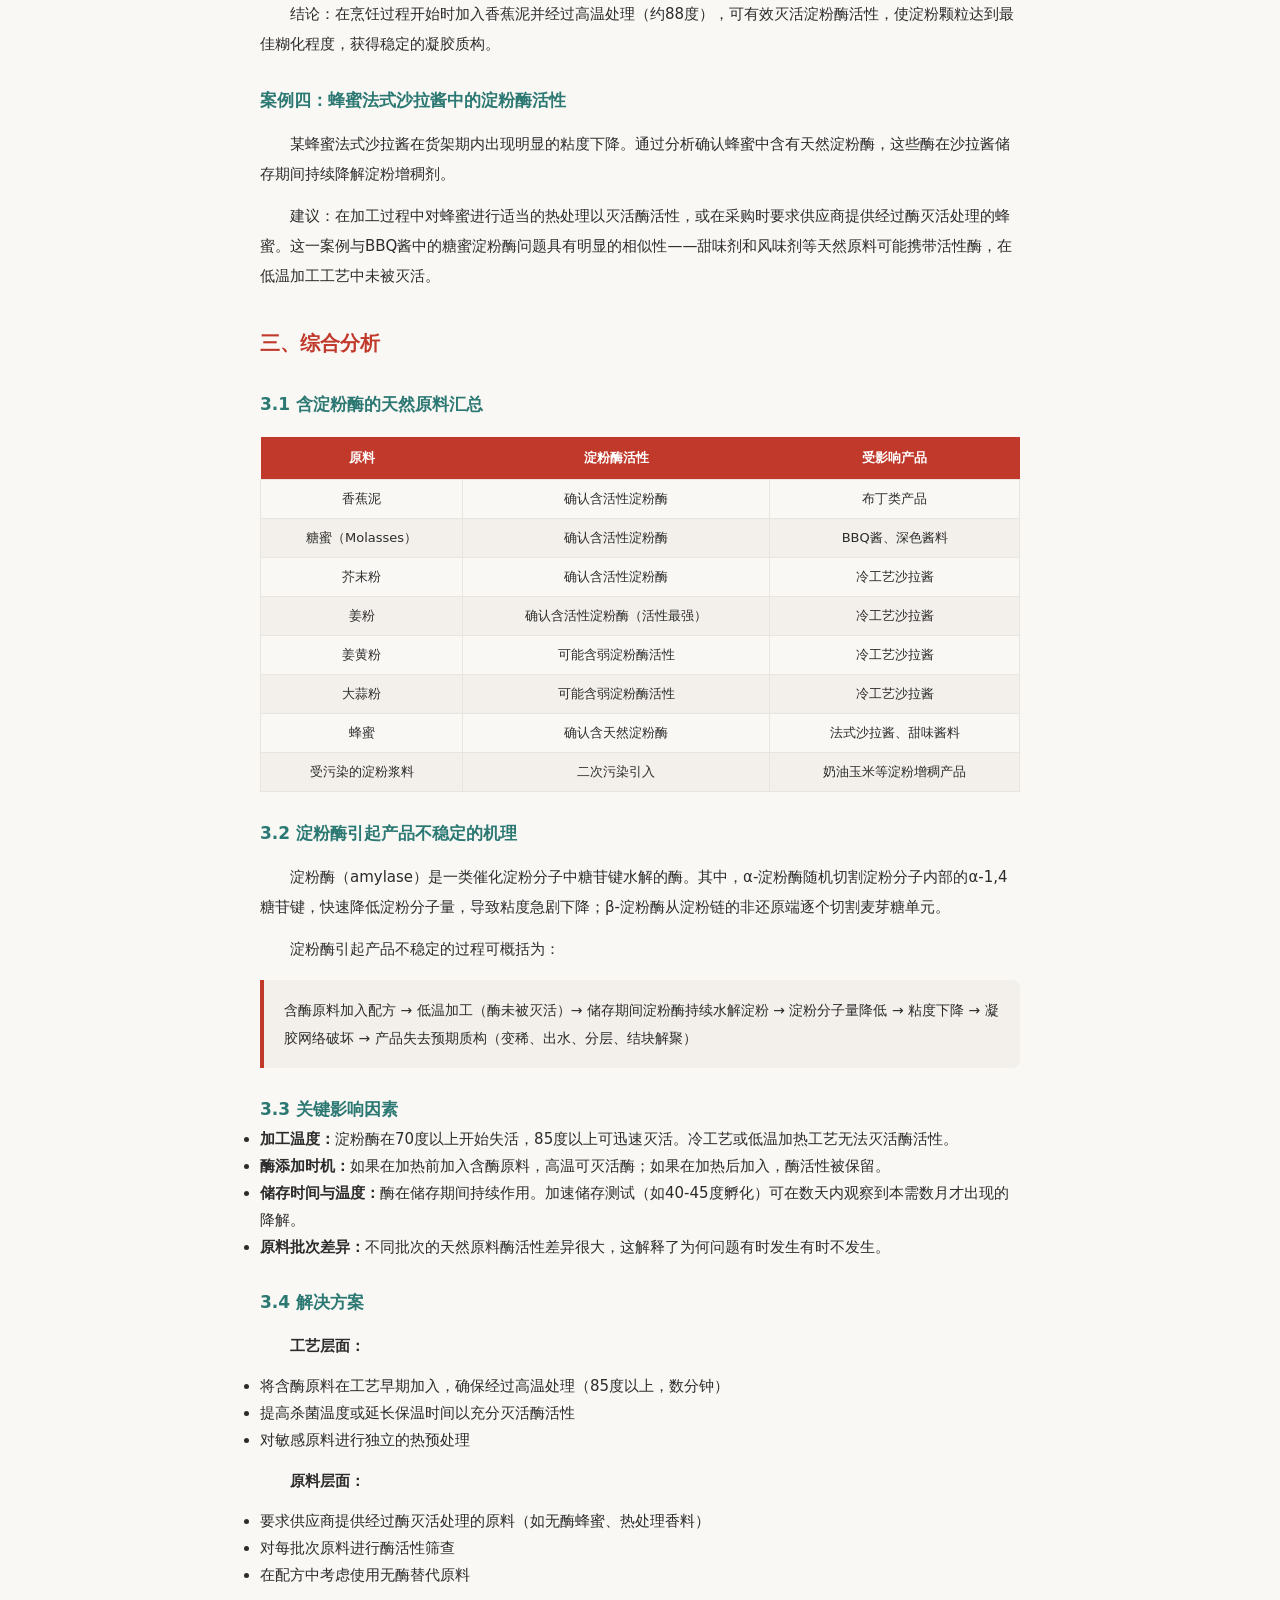
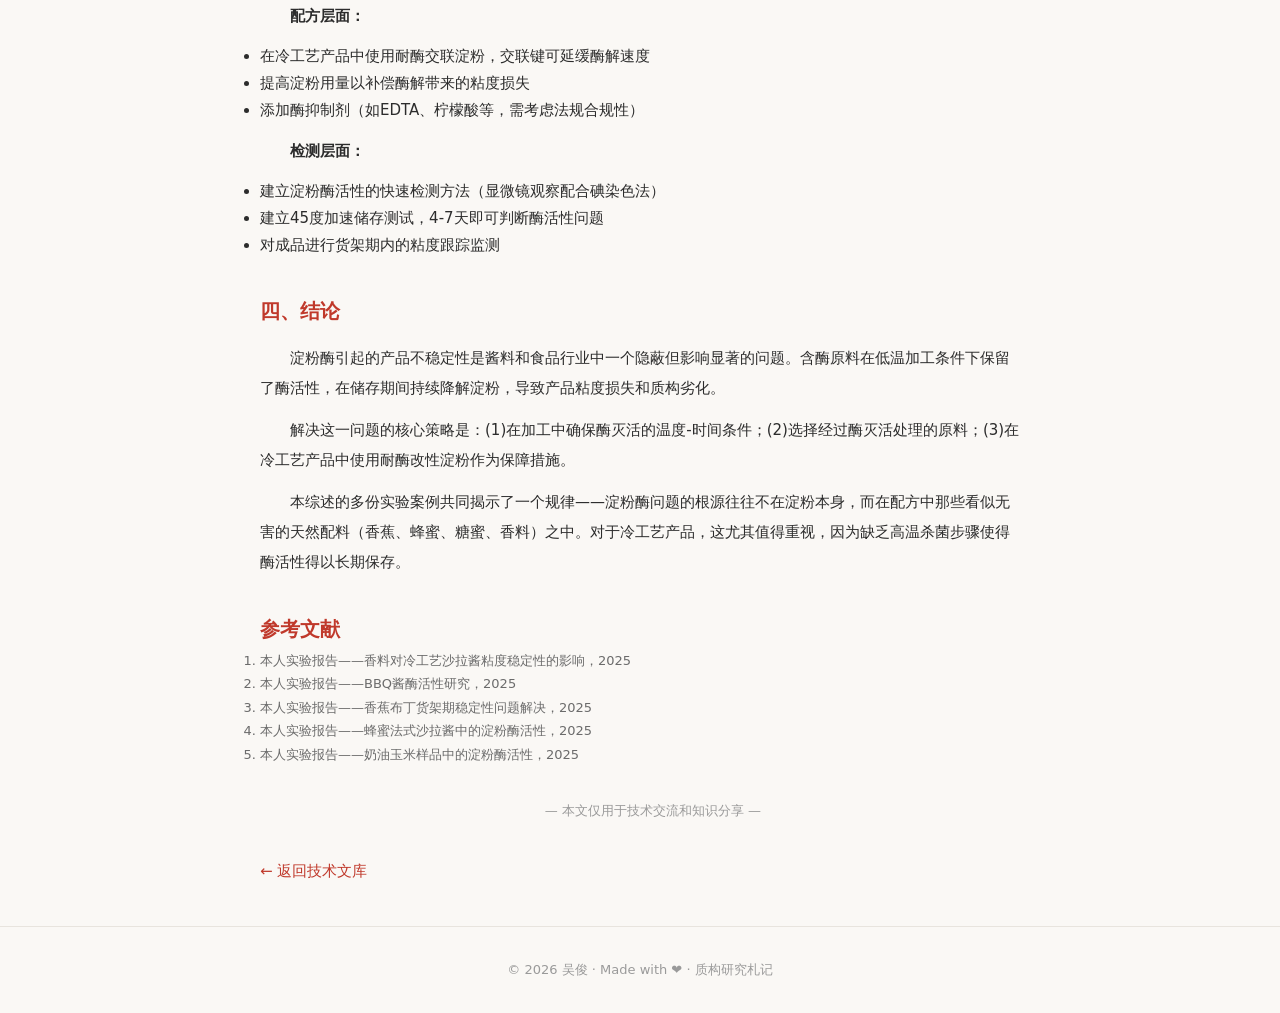
<file: pages/articles/amylase-instability-review.html>
<!DOCTYPE html>
<html lang="zh-CN">
<head>
  <meta charset="UTF-8">
  <meta name="viewport" content="width=device-width, initial-scale=1.0">
  <title>淀粉酶引起的酱料体系不稳定性研究综述 · 吴俊</title>
  <link rel="stylesheet" href="../../assets/css/style.css">
  <style>
    .article-body { line-height: 2; font-size: 15px; max-width: 760px; margin: 0 auto; }
    .article-body h2 { font-size: 20px; margin-top: 32px; color: var(--accent); }
    .article-body h3 { font-size: 17px; margin-top: 24px; color: var(--teal); }
    .article-body p { margin: 12px 0; text-indent: 2em; }
    .data-table { margin: 16px auto; border-collapse: collapse; font-size: 13px; width: 100%; }
    .data-table th { background: var(--accent); color: #fff; padding: 8px 12px; text-align: center; }
    .data-table td { padding: 6px 12px; border: 1px solid var(--border); text-align: center; }
    .data-table tr:nth-child(even) { background: var(--bg-alt); }
    .tag { display: inline-block; font-size: 11px; padding: 2px 10px; border-radius: 10px; background: rgba(44,120,115,0.1); color: var(--teal); margin-right: 6px; }
    .ref-list { font-size: 13px; color: var(--text2); line-height: 1.8; }
    .highlight-box { background: var(--bg-alt); border-left: 4px solid var(--accent); padding: 16px 20px; margin: 16px 0; border-radius: 0 8px 8px 0; font-size: 14px; }
  </style>
</head>
<body>
  <nav class="navbar">
    <div class="navbar-inner">
      <a href="../../index.html" class="logo">My <span>Life</span></a>
      <button class="nav-toggle" aria-label="菜单"><span></span><span></span><span></span></button>
      <ul class="nav-links">
        <li><a href="../../index.html">首页</a></li>
        <li><a href="../interests.html">兴趣</a></li>
        <li><a href="../family.html">家庭</a></li>
        <li><a href="../work.html">工作</a></li>
        <li><a href="../tech-library.html" class="active">技术文库</a></li>
        <li><a href="../finance.html">理财</a></li>
      </ul>
    </div>
  </nav>

  <div class="container">
    <div class="article-body">
      <div style="margin-top:28px;">
        <a href="../tech-library.html" class="back-link">&larr; 返回技术文库</a>
      </div>

      <h1 style="font-size:24px;margin-top:12px;">淀粉酶引起的酱料及食品体系不稳定性研究综述</h1>
      <div style="color:var(--text3);font-size:13px;margin-bottom:24px;">
        <span class="tag">酱料应用</span>
        <span class="tag">淀粉酶</span>
        <span class="tag">货架期稳定性</span>
        <span>📅 2026年7月</span>
      </div>

      <h2>一、背景与问题概述</h2>
      <p>在酱料、布丁、调味品等食品体系中，淀粉被广泛用作增稠剂和质构改良剂。然而，某些天然原料（如香蕉、蜂蜜、糖蜜、芥末粉、姜粉等）中含有天然的淀粉酶（amylase）。当这些原料在低温加工工艺（如冷工艺沙拉酱、不经高温杀菌的酱料）中使用时，淀粉酶未被充分灭活，在储存期间持续降解淀粉分子，导致产品粘度下降、质构劣化、出水或分层等现象。</p>
      <p>本综述基于多份实验研究报告，系统分析淀粉酶引起的产品不稳定性问题及其解决方案。</p>

      <h2>二、实验案例总结</h2>

      <h3>案例一：香料对冷工艺沙拉酱粘度稳定性的影响</h3>
      <p>本实验研究了各种香料对以预糊化淀粉为增稠剂的冷工艺模型沙拉酱粘度稳定性的影响。</p>
      <p>主要发现：</p>
      <ul style="line-height:1.8;">
        <li>含芥末粉和姜粉的沙拉酱在2周常温储存后出现剧烈粘度下降——芥末粉组下降约40%，姜粉组下降约90%。姜粉存在下，淀粉颗粒被完全降解消失。</li>
        <li>含姜黄粉和大蒜粉的沙拉酱在2周后分别下降约14%和20%。</li>
        <li>含白胡椒、黑胡椒、辣椒粉、肉桂粉的沙拉酱粘度变化不显著。</li>
      </ul>
      <p>通过显微镜分析和糖化力测试证实，芥末粉和姜粉中含有活性淀粉酶。这些酶在冷工艺条件下（不经高温杀菌）持续降解淀粉颗粒，导致粘度损失。建议在使用含酶香料时应调整加工工艺以灭活酶活性，或要求供应商提供无酶成分。</p>

      <h3>案例二：BBQ酱酶活性研究</h3>
      <p>某BBQ酱在灌装时粘度合格，但在货架期内粘度逐渐下降，最初怀疑所使用的淀粉有缺陷。通过显微镜分析和45度加速储存试验（4天和7天）确认：</p>
      <ul style="line-height:1.8;">
        <li>异常批次的BBQ酱样品中淀粉颗粒明显少于正常批次，淀粉被严重降解</li>
        <li>添加了糖蜜（molasses）和异常BBQ酱的样品在4天后出现显著淀粉降解</li>
        <li>7天后这些样品中的淀粉几乎完全消失</li>
        <li>芥末粉样品不显示淀粉酶活性</li>
      </ul>
      <p>结论：活性淀粉酶来源于糖蜜——BBQ酱原料之一。酶活性导致淀粉降解，进而引起粘度降低和产品失稳。建议审查加工温度确保灭活酶活性，或要求供应商提供无酶成分。</p>

      <h3>案例三：香蕉布丁货架期稳定性问题</h3>
      <p>某香蕉布丁在储存过程中出现结块和凝乳问题，冷冻储存约3-4个月后变稀，失去凝胶质构。原因分析表明，香蕉中含有天然淀粉酶。原工艺在批次结束时才加入香蕉泥，仅加热至约77度，不足以灭活酶活性。</p>
      <p>实验方案将香蕉泥的添加时机提前到烹饪初期，并将加热温度提高至约88度。三组对照实验：</p>
      <ul style="line-height:1.8;">
        <li>对照组：香蕉泥批次结束时加入，加热至77度——失去布丁质构，凝胶性差</li>
        <li>样品2：香蕉泥与淀粉一起加入，加热至88度——显著改善</li>
        <li>样品3：香蕉泥在批次开始时加入，加热至88度——效果最佳</li>
      </ul>
      <p>显微镜分析显示，对照组淀粉颗粒较小而透明，糊化程度低；提前加入香蕉泥并高温处理的样品，淀粉糊化更充分。</p>
      <p>结论：在烹饪过程开始时加入香蕉泥并经过高温处理（约88度），可有效灭活淀粉酶活性，使淀粉颗粒达到最佳糊化程度，获得稳定的凝胶质构。</p>

      <h3>案例四：蜂蜜法式沙拉酱中的淀粉酶活性</h3>
      <p>某蜂蜜法式沙拉酱在货架期内出现明显的粘度下降。通过分析确认蜂蜜中含有天然淀粉酶，这些酶在沙拉酱储存期间持续降解淀粉增稠剂。</p>
      <p>建议：在加工过程中对蜂蜜进行适当的热处理以灭活酶活性，或在采购时要求供应商提供经过酶灭活处理的蜂蜜。这一案例与BBQ酱中的糖蜜淀粉酶问题具有明显的相似性——甜味剂和风味剂等天然原料可能携带活性酶，在低温加工工艺中未被灭活。</p>

      <h2>三、综合分析</h2>

      <h3>3.1 含淀粉酶的天然原料汇总</h3>
      <table class="data-table">
        <thead><tr><th>原料</th><th>淀粉酶活性</th><th>受影响产品</th></tr></thead>
        <tbody>
          <tr><td>香蕉泥</td><td>确认含活性淀粉酶</td><td>布丁类产品</td></tr>
          <tr><td>糖蜜（Molasses）</td><td>确认含活性淀粉酶</td><td>BBQ酱、深色酱料</td></tr>
          <tr><td>芥末粉</td><td>确认含活性淀粉酶</td><td>冷工艺沙拉酱</td></tr>
          <tr><td>姜粉</td><td>确认含活性淀粉酶（活性最强）</td><td>冷工艺沙拉酱</td></tr>
          <tr><td>姜黄粉</td><td>可能含弱淀粉酶活性</td><td>冷工艺沙拉酱</td></tr>
          <tr><td>大蒜粉</td><td>可能含弱淀粉酶活性</td><td>冷工艺沙拉酱</td></tr>
          <tr><td>蜂蜜</td><td>确认含天然淀粉酶</td><td>法式沙拉酱、甜味酱料</td></tr>
          <tr><td>受污染的淀粉浆料</td><td>二次污染引入</td><td>奶油玉米等淀粉增稠产品</td></tr>
        </tbody>
      </table>

      <h3>3.2 淀粉酶引起产品不稳定的机理</h3>
      <p>淀粉酶（amylase）是一类催化淀粉分子中糖苷键水解的酶。其中，α-淀粉酶随机切割淀粉分子内部的α-1,4糖苷键，快速降低淀粉分子量，导致粘度急剧下降；β-淀粉酶从淀粉链的非还原端逐个切割麦芽糖单元。</p>
      <p>淀粉酶引起产品不稳定的过程可概括为：</p>
      <div class="highlight-box">
        含酶原料加入配方 → 低温加工（酶未被灭活）→ 储存期间淀粉酶持续水解淀粉 → 淀粉分子量降低 → 粘度下降 → 凝胶网络破坏 → 产品失去预期质构（变稀、出水、分层、结块解聚）
      </div>

      <h3>3.3 关键影响因素</h3>
      <ul style="line-height:1.8;">
        <li><strong>加工温度：</strong>淀粉酶在70度以上开始失活，85度以上可迅速灭活。冷工艺或低温加热工艺无法灭活酶活性。</li>
        <li><strong>酶添加时机：</strong>如果在加热前加入含酶原料，高温可灭活酶；如果在加热后加入，酶活性被保留。</li>
        <li><strong>储存时间与温度：</strong>酶在储存期间持续作用。加速储存测试（如40-45度孵化）可在数天内观察到本需数月才出现的降解。</li>
        <li><strong>原料批次差异：</strong>不同批次的天然原料酶活性差异很大，这解释了为何问题有时发生有时不发生。</li>
      </ul>

      <h3>3.4 解决方案</h3>
      <p><strong>工艺层面：</strong></p>
      <ul style="line-height:1.8;">
        <li>将含酶原料在工艺早期加入，确保经过高温处理（85度以上，数分钟）</li>
        <li>提高杀菌温度或延长保温时间以充分灭活酶活性</li>
        <li>对敏感原料进行独立的热预处理</li>
      </ul>
      <p><strong>原料层面：</strong></p>
      <ul style="line-height:1.8;">
        <li>要求供应商提供经过酶灭活处理的原料（如无酶蜂蜜、热处理香料）</li>
        <li>对每批次原料进行酶活性筛查</li>
        <li>在配方中考虑使用无酶替代原料</li>
      </ul>
      <p><strong>配方层面：</strong></p>
      <ul style="line-height:1.8;">
        <li>在冷工艺产品中使用耐酶交联淀粉，交联键可延缓酶解速度</li>
        <li>提高淀粉用量以补偿酶解带来的粘度损失</li>
        <li>添加酶抑制剂（如EDTA、柠檬酸等，需考虑法规合规性）</li>
      </ul>
      <p><strong>检测层面：</strong></p>
      <ul style="line-height:1.8;">
        <li>建立淀粉酶活性的快速检测方法（显微镜观察配合碘染色法）</li>
        <li>建立45度加速储存测试，4-7天即可判断酶活性问题</li>
        <li>对成品进行货架期内的粘度跟踪监测</li>
      </ul>

      <h2>四、结论</h2>
      <p>淀粉酶引起的产品不稳定性是酱料和食品行业中一个隐蔽但影响显著的问题。含酶原料在低温加工条件下保留了酶活性，在储存期间持续降解淀粉，导致产品粘度损失和质构劣化。</p>
      <p>解决这一问题的核心策略是：(1)在加工中确保酶灭活的温度-时间条件；(2)选择经过酶灭活处理的原料；(3)在冷工艺产品中使用耐酶改性淀粉作为保障措施。</p>
      <p>本综述的多份实验案例共同揭示了一个规律——淀粉酶问题的根源往往不在淀粉本身，而在配方中那些看似无害的天然配料（香蕉、蜂蜜、糖蜜、香料）之中。对于冷工艺产品，这尤其值得重视，因为缺乏高温杀菌步骤使得酶活性得以长期保存。</p>

      <h2>参考文献</h2>
      <div class="ref-list">
        <ol>
          <li>本人实验报告——香料对冷工艺沙拉酱粘度稳定性的影响，2025</li>
          <li>本人实验报告——BBQ酱酶活性研究，2025</li>
          <li>本人实验报告——香蕉布丁货架期稳定性问题解决，2025</li>
          <li>本人实验报告——蜂蜜法式沙拉酱中的淀粉酶活性，2025</li>
          <li>本人实验报告——奶油玉米样品中的淀粉酶活性，2025</li>
        </ol>
      </div>

      <p style="text-align:center;margin:32px 0;font-size:13px;color:var(--text3);">— 本文仅用于技术交流和知识分享 —</p>
      <a href="../tech-library.html" class="back-link">&larr; 返回技术文库</a>
    </div>
  </div>

  <footer class="footer"><p>&copy; 2026 吴俊 · Made with ❤️ · 质构研究札记</p></footer>
  <script src="../../assets/js/main.js"></script>
</body>
</html>
</file>
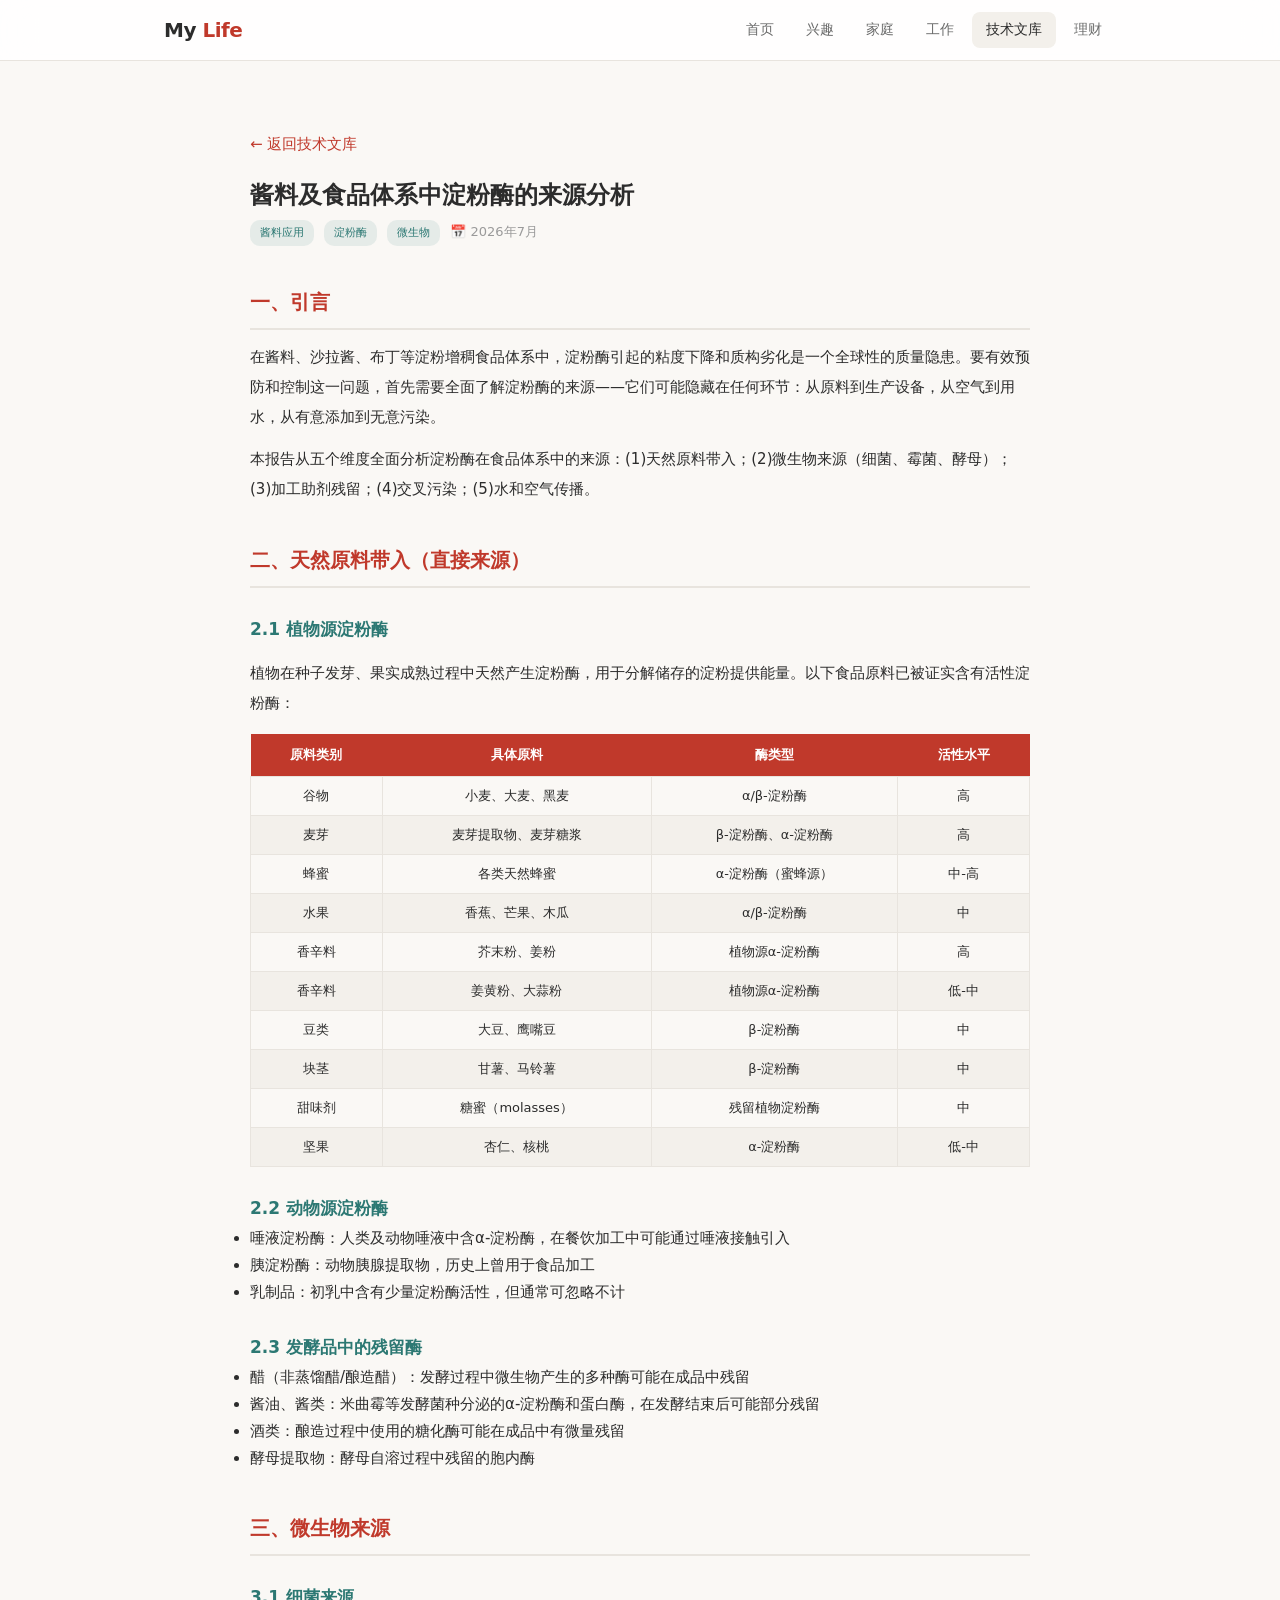
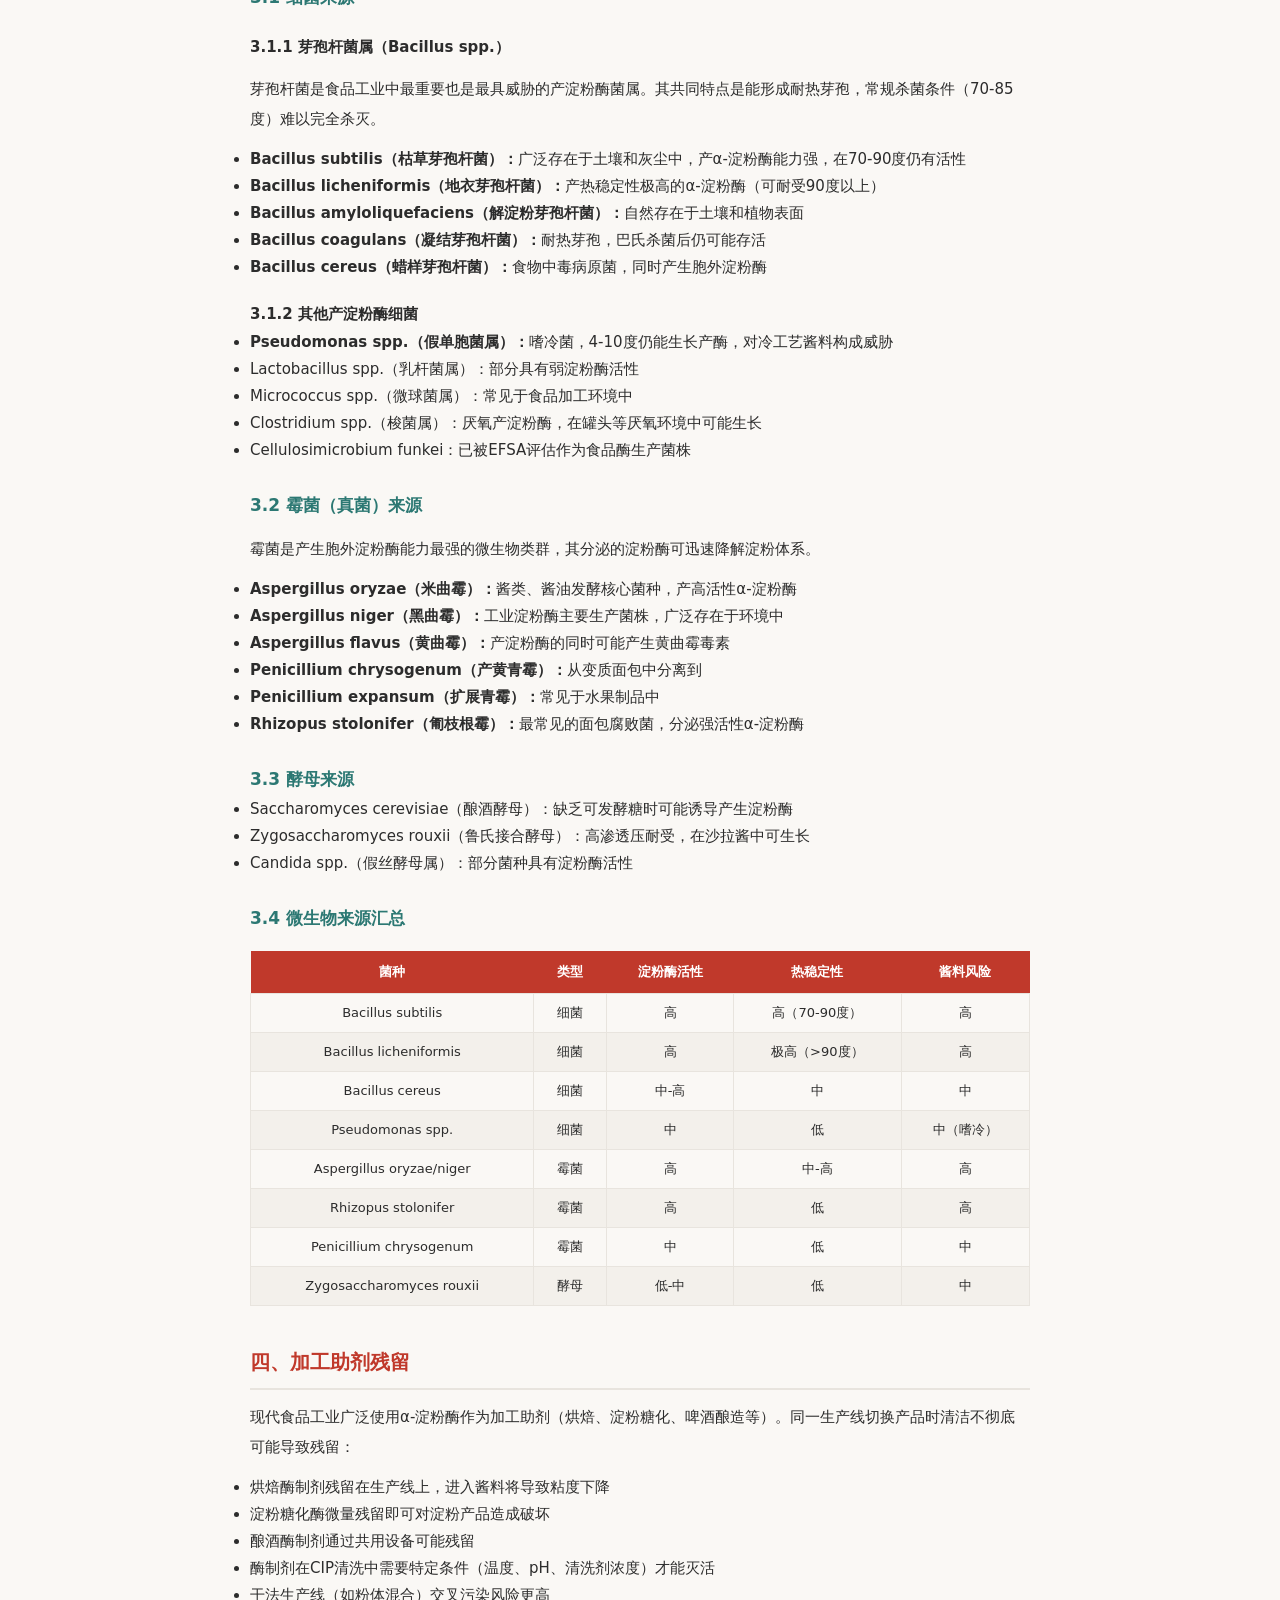
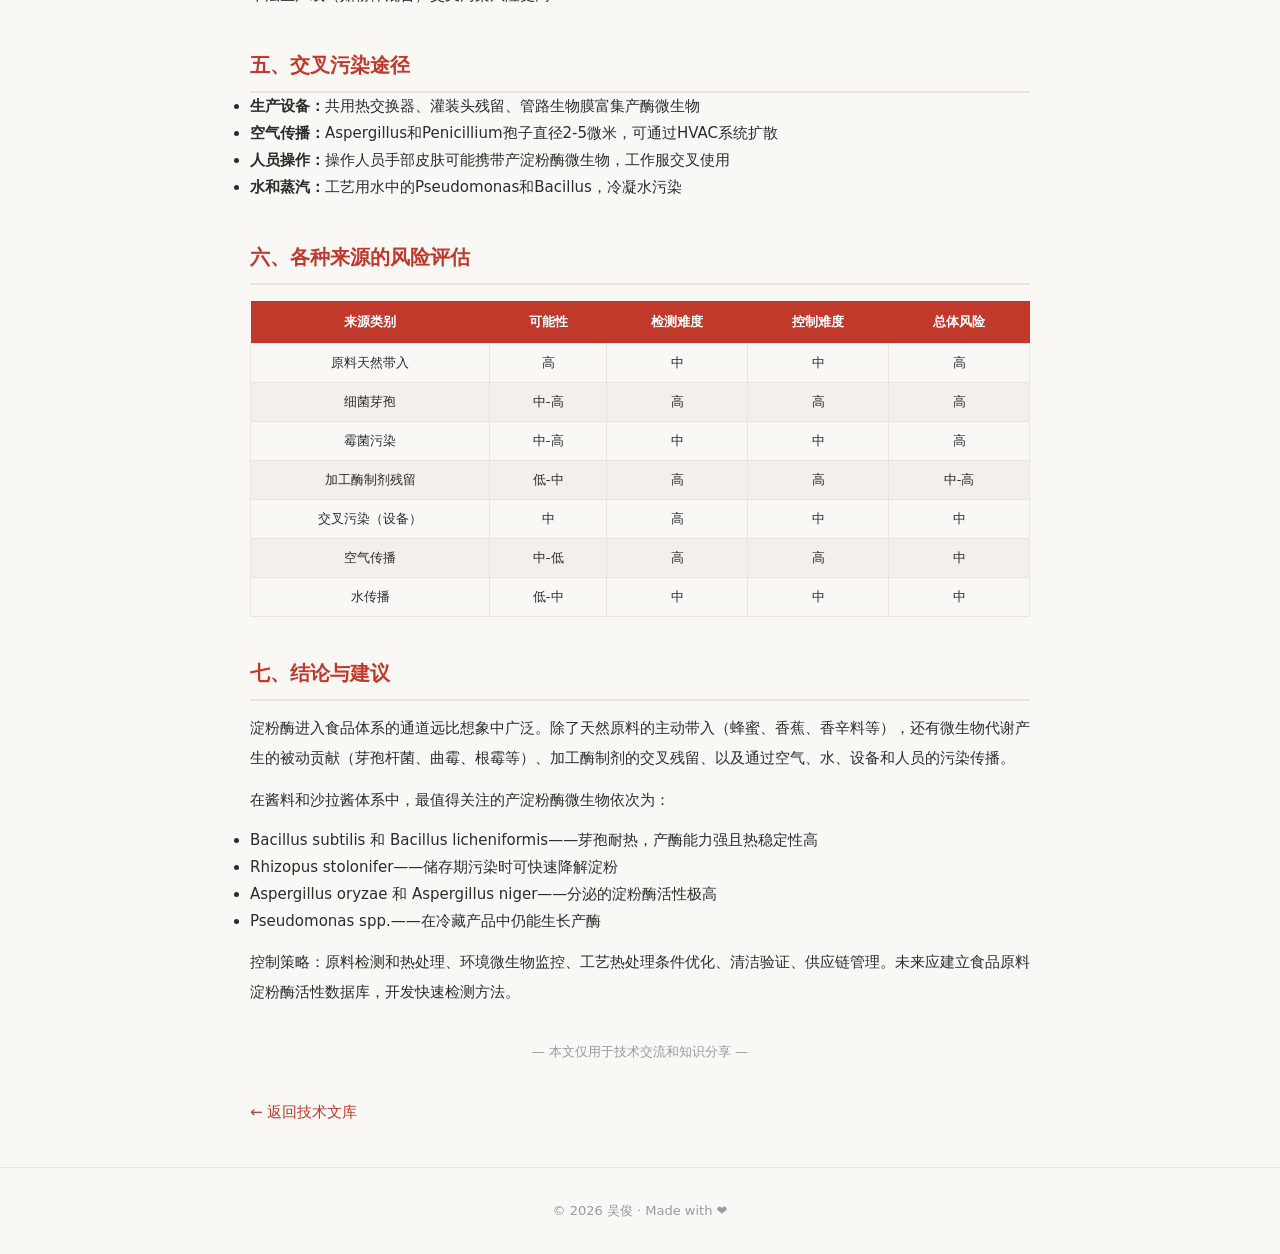
<file: pages/articles/amylase-sources-analysis.html>
<!DOCTYPE html>
<html lang="zh-CN">
<head>
  <meta charset="UTF-8">
  <meta name="viewport" content="width=device-width, initial-scale=1.0">
  <title>酱料及食品体系中淀粉酶的来源分析 · 吴俊</title>
  <link rel="stylesheet" href="../../assets/css/style.css">
  <style>
    .article-body { line-height: 2; font-size: 15px; max-width: 780px; margin: 0 auto; }
    .article-body h2 { font-size: 20px; margin-top: 36px; color: var(--accent); border-bottom: 2px solid var(--border); padding-bottom: 6px; }
    .article-body h3 { font-size: 17px; margin-top: 24px; color: var(--teal); }
    .article-body h4 { font-size: 15px; margin-top: 18px; color: var(--text); font-weight: 600; }
    .article-body p { margin: 12px 0; }
    .data-table { margin: 16px auto; border-collapse: collapse; font-size: 13px; width: 100%; }
    .data-table th { background: var(--accent); color: #fff; padding: 8px 12px; text-align: center; }
    .data-table td { padding: 6px 12px; border: 1px solid var(--border); text-align: center; }
    .data-table tr:nth-child(even) { background: var(--bg-alt); }
    .tag { display: inline-block; font-size: 11px; padding: 2px 10px; border-radius: 10px; background: rgba(44,120,115,0.1); color: var(--teal); margin-right: 6px; }
  </style>
</head>
<body>
  <nav class="navbar">
    <div class="navbar-inner">
      <a href="../../index.html" class="logo">My <span>Life</span></a>
      <button class="nav-toggle" aria-label="菜单"></button>
      <ul class="nav-links">
        <li><a href="../../index.html">首页</a></li>
        <li><a href="../interests.html">兴趣</a></li>
        <li><a href="../family.html">家庭</a></li>
        <li><a href="../work.html">工作</a></li>
        <li><a href="../tech-library.html" class="active">技术文库</a></li>
        <li><a href="../finance.html">理财</a></li>
      </ul>
    </div>
  </nav>

  <div class="container">
    <div class="article-body">
      <div style="margin-top:28px;"><a href="../tech-library.html" class="back-link">&larr; 返回技术文库</a></div>

      <h1 style="font-size:24px;margin-top:12px;">酱料及食品体系中淀粉酶的来源分析</h1>
      <div style="color:var(--text3);font-size:13px;margin-bottom:24px;">
        <span class="tag">酱料应用</span>
        <span class="tag">淀粉酶</span>
        <span class="tag">微生物</span>
        <span>📅 2026年7月</span>
      </div>

      <h2>一、引言</h2>
      <p>在酱料、沙拉酱、布丁等淀粉增稠食品体系中，淀粉酶引起的粘度下降和质构劣化是一个全球性的质量隐患。要有效预防和控制这一问题，首先需要全面了解淀粉酶的来源——它们可能隐藏在任何环节：从原料到生产设备，从空气到用水，从有意添加到无意污染。</p>
      <p>本报告从五个维度全面分析淀粉酶在食品体系中的来源：(1)天然原料带入；(2)微生物来源（细菌、霉菌、酵母）；(3)加工助剂残留；(4)交叉污染；(5)水和空气传播。</p>

      <h2>二、天然原料带入（直接来源）</h2>

      <h3>2.1 植物源淀粉酶</h3>
      <p>植物在种子发芽、果实成熟过程中天然产生淀粉酶，用于分解储存的淀粉提供能量。以下食品原料已被证实含有活性淀粉酶：</p>
      <table class="data-table">
        <thead><tr><th>原料类别</th><th>具体原料</th><th>酶类型</th><th>活性水平</th></tr></thead>
        <tbody>
          <tr><td>谷物</td><td>小麦、大麦、黑麦</td><td>α/β-淀粉酶</td><td>高</td></tr>
          <tr><td>麦芽</td><td>麦芽提取物、麦芽糖浆</td><td>β-淀粉酶、α-淀粉酶</td><td>高</td></tr>
          <tr><td>蜂蜜</td><td>各类天然蜂蜜</td><td>α-淀粉酶（蜜蜂源）</td><td>中-高</td></tr>
          <tr><td>水果</td><td>香蕉、芒果、木瓜</td><td>α/β-淀粉酶</td><td>中</td></tr>
          <tr><td>香辛料</td><td>芥末粉、姜粉</td><td>植物源α-淀粉酶</td><td>高</td></tr>
          <tr><td>香辛料</td><td>姜黄粉、大蒜粉</td><td>植物源α-淀粉酶</td><td>低-中</td></tr>
          <tr><td>豆类</td><td>大豆、鹰嘴豆</td><td>β-淀粉酶</td><td>中</td></tr>
          <tr><td>块茎</td><td>甘薯、马铃薯</td><td>β-淀粉酶</td><td>中</td></tr>
          <tr><td>甜味剂</td><td>糖蜜（molasses）</td><td>残留植物淀粉酶</td><td>中</td></tr>
          <tr><td>坚果</td><td>杏仁、核桃</td><td>α-淀粉酶</td><td>低-中</td></tr>
        </tbody>
      </table>

      <h3>2.2 动物源淀粉酶</h3>
      <ul style="line-height:1.8;">
        <li>唾液淀粉酶：人类及动物唾液中含α-淀粉酶，在餐饮加工中可能通过唾液接触引入</li>
        <li>胰淀粉酶：动物胰腺提取物，历史上曾用于食品加工</li>
        <li>乳制品：初乳中含有少量淀粉酶活性，但通常可忽略不计</li>
      </ul>

      <h3>2.3 发酵品中的残留酶</h3>
      <ul style="line-height:1.8;">
        <li>醋（非蒸馏醋/酿造醋）：发酵过程中微生物产生的多种酶可能在成品中残留</li>
        <li>酱油、酱类：米曲霉等发酵菌种分泌的α-淀粉酶和蛋白酶，在发酵结束后可能部分残留</li>
        <li>酒类：酿造过程中使用的糖化酶可能在成品中有微量残留</li>
        <li>酵母提取物：酵母自溶过程中残留的胞内酶</li>
      </ul>

      <h2>三、微生物来源</h2>

      <h3>3.1 细菌来源</h3>
      <h4>3.1.1 芽孢杆菌属（Bacillus spp.）</h4>
      <p>芽孢杆菌是食品工业中最重要也是最具威胁的产淀粉酶菌属。其共同特点是能形成耐热芽孢，常规杀菌条件（70-85度）难以完全杀灭。</p>
      <ul style="line-height:1.8;">
        <li><strong>Bacillus subtilis（枯草芽孢杆菌）：</strong>广泛存在于土壤和灰尘中，产α-淀粉酶能力强，在70-90度仍有活性</li>
        <li><strong>Bacillus licheniformis（地衣芽孢杆菌）：</strong>产热稳定性极高的α-淀粉酶（可耐受90度以上）</li>
        <li><strong>Bacillus amyloliquefaciens（解淀粉芽孢杆菌）：</strong>自然存在于土壤和植物表面</li>
        <li><strong>Bacillus coagulans（凝结芽孢杆菌）：</strong>耐热芽孢，巴氏杀菌后仍可能存活</li>
        <li><strong>Bacillus cereus（蜡样芽孢杆菌）：</strong>食物中毒病原菌，同时产生胞外淀粉酶</li>
      </ul>

      <h4>3.1.2 其他产淀粉酶细菌</h4>
      <ul style="line-height:1.8;">
        <li><strong>Pseudomonas spp.（假单胞菌属）：</strong>嗜冷菌，4-10度仍能生长产酶，对冷工艺酱料构成威胁</li>
        <li>Lactobacillus spp.（乳杆菌属）：部分具有弱淀粉酶活性</li>
        <li>Micrococcus spp.（微球菌属）：常见于食品加工环境中</li>
        <li>Clostridium spp.（梭菌属）：厌氧产淀粉酶，在罐头等厌氧环境中可能生长</li>
        <li>Cellulosimicrobium funkei：已被EFSA评估作为食品酶生产菌株</li>
      </ul>

      <h3>3.2 霉菌（真菌）来源</h3>
      <p>霉菌是产生胞外淀粉酶能力最强的微生物类群，其分泌的淀粉酶可迅速降解淀粉体系。</p>
      <ul style="line-height:1.8;">
        <li><strong>Aspergillus oryzae（米曲霉）：</strong>酱类、酱油发酵核心菌种，产高活性α-淀粉酶</li>
        <li><strong>Aspergillus niger（黑曲霉）：</strong>工业淀粉酶主要生产菌株，广泛存在于环境中</li>
        <li><strong>Aspergillus flavus（黄曲霉）：</strong>产淀粉酶的同时可能产生黄曲霉毒素</li>
        <li><strong>Penicillium chrysogenum（产黄青霉）：</strong>从变质面包中分离到</li>
        <li><strong>Penicillium expansum（扩展青霉）：</strong>常见于水果制品中</li>
        <li><strong>Rhizopus stolonifer（匍枝根霉）：</strong>最常见的面包腐败菌，分泌强活性α-淀粉酶</li>
      </ul>

      <h3>3.3 酵母来源</h3>
      <ul style="line-height:1.8;">
        <li>Saccharomyces cerevisiae（酿酒酵母）：缺乏可发酵糖时可能诱导产生淀粉酶</li>
        <li>Zygosaccharomyces rouxii（鲁氏接合酵母）：高渗透压耐受，在沙拉酱中可生长</li>
        <li>Candida spp.（假丝酵母属）：部分菌种具有淀粉酶活性</li>
      </ul>

      <h3>3.4 微生物来源汇总</h3>
      <table class="data-table">
        <thead><tr><th>菌种</th><th>类型</th><th>淀粉酶活性</th><th>热稳定性</th><th>酱料风险</th></tr></thead>
        <tbody>
          <tr><td>Bacillus subtilis</td><td>细菌</td><td>高</td><td>高（70-90度）</td><td>高</td></tr>
          <tr><td>Bacillus licheniformis</td><td>细菌</td><td>高</td><td>极高（>90度）</td><td>高</td></tr>
          <tr><td>Bacillus cereus</td><td>细菌</td><td>中-高</td><td>中</td><td>中</td></tr>
          <tr><td>Pseudomonas spp.</td><td>细菌</td><td>中</td><td>低</td><td>中（嗜冷）</td></tr>
          <tr><td>Aspergillus oryzae/niger</td><td>霉菌</td><td>高</td><td>中-高</td><td>高</td></tr>
          <tr><td>Rhizopus stolonifer</td><td>霉菌</td><td>高</td><td>低</td><td>高</td></tr>
          <tr><td>Penicillium chrysogenum</td><td>霉菌</td><td>中</td><td>低</td><td>中</td></tr>
          <tr><td>Zygosaccharomyces rouxii</td><td>酵母</td><td>低-中</td><td>低</td><td>中</td></tr>
        </tbody>
      </table>

      <h2>四、加工助剂残留</h2>
      <p>现代食品工业广泛使用α-淀粉酶作为加工助剂（烘焙、淀粉糖化、啤酒酿造等）。同一生产线切换产品时清洁不彻底可能导致残留：</p>
      <ul style="line-height:1.8;">
        <li>烘焙酶制剂残留在生产线上，进入酱料将导致粘度下降</li>
        <li>淀粉糖化酶微量残留即可对淀粉产品造成破坏</li>
        <li>酿酒酶制剂通过共用设备可能残留</li>
        <li>酶制剂在CIP清洗中需要特定条件（温度、pH、清洗剂浓度）才能灭活</li>
        <li>干法生产线（如粉体混合）交叉污染风险更高</li>
      </ul>

      <h2>五、交叉污染途径</h2>
      <ul style="line-height:1.8;">
        <li><strong>生产设备：</strong>共用热交换器、灌装头残留、管路生物膜富集产酶微生物</li>
        <li><strong>空气传播：</strong>Aspergillus和Penicillium孢子直径2-5微米，可通过HVAC系统扩散</li>
        <li><strong>人员操作：</strong>操作人员手部皮肤可能携带产淀粉酶微生物，工作服交叉使用</li>
        <li><strong>水和蒸汽：</strong>工艺用水中的Pseudomonas和Bacillus，冷凝水污染</li>
      </ul>

      <h2>六、各种来源的风险评估</h2>
      <table class="data-table">
        <thead><tr><th>来源类别</th><th>可能性</th><th>检测难度</th><th>控制难度</th><th>总体风险</th></tr></thead>
        <tbody>
          <tr><td>原料天然带入</td><td>高</td><td>中</td><td>中</td><td>高</td></tr>
          <tr><td>细菌芽孢</td><td>中-高</td><td>高</td><td>高</td><td>高</td></tr>
          <tr><td>霉菌污染</td><td>中-高</td><td>中</td><td>中</td><td>高</td></tr>
          <tr><td>加工酶制剂残留</td><td>低-中</td><td>高</td><td>高</td><td>中-高</td></tr>
          <tr><td>交叉污染（设备）</td><td>中</td><td>高</td><td>中</td><td>中</td></tr>
          <tr><td>空气传播</td><td>中-低</td><td>高</td><td>高</td><td>中</td></tr>
          <tr><td>水传播</td><td>低-中</td><td>中</td><td>中</td><td>中</td></tr>
        </tbody>
      </table>

      <h2>七、结论与建议</h2>
      <p>淀粉酶进入食品体系的通道远比想象中广泛。除了天然原料的主动带入（蜂蜜、香蕉、香辛料等），还有微生物代谢产生的被动贡献（芽孢杆菌、曲霉、根霉等）、加工酶制剂的交叉残留、以及通过空气、水、设备和人员的污染传播。</p>

      <p>在酱料和沙拉酱体系中，最值得关注的产淀粉酶微生物依次为：</p>
      <ul style="line-height:1.8;">
        <li>Bacillus subtilis 和 Bacillus licheniformis——芽孢耐热，产酶能力强且热稳定性高</li>
        <li>Rhizopus stolonifer——储存期污染时可快速降解淀粉</li>
        <li>Aspergillus oryzae 和 Aspergillus niger——分泌的淀粉酶活性极高</li>
        <li>Pseudomonas spp.——在冷藏产品中仍能生长产酶</li>
      </ul>

      <p>控制策略：原料检测和热处理、环境微生物监控、工艺热处理条件优化、清洁验证、供应链管理。未来应建立食品原料淀粉酶活性数据库，开发快速检测方法。</p>

      <p style="text-align:center;margin:32px 0;font-size:13px;color:var(--text3);">— 本文仅用于技术交流和知识分享 —</p>
      <a href="../tech-library.html" class="back-link">&larr; 返回技术文库</a>
    </div>
  </div>

  <footer class="footer"><p>&copy; 2026 吴俊 · Made with ❤️</p></footer>
  <script src="../../assets/js/main.js"></script>
</body>
</html>
</file>
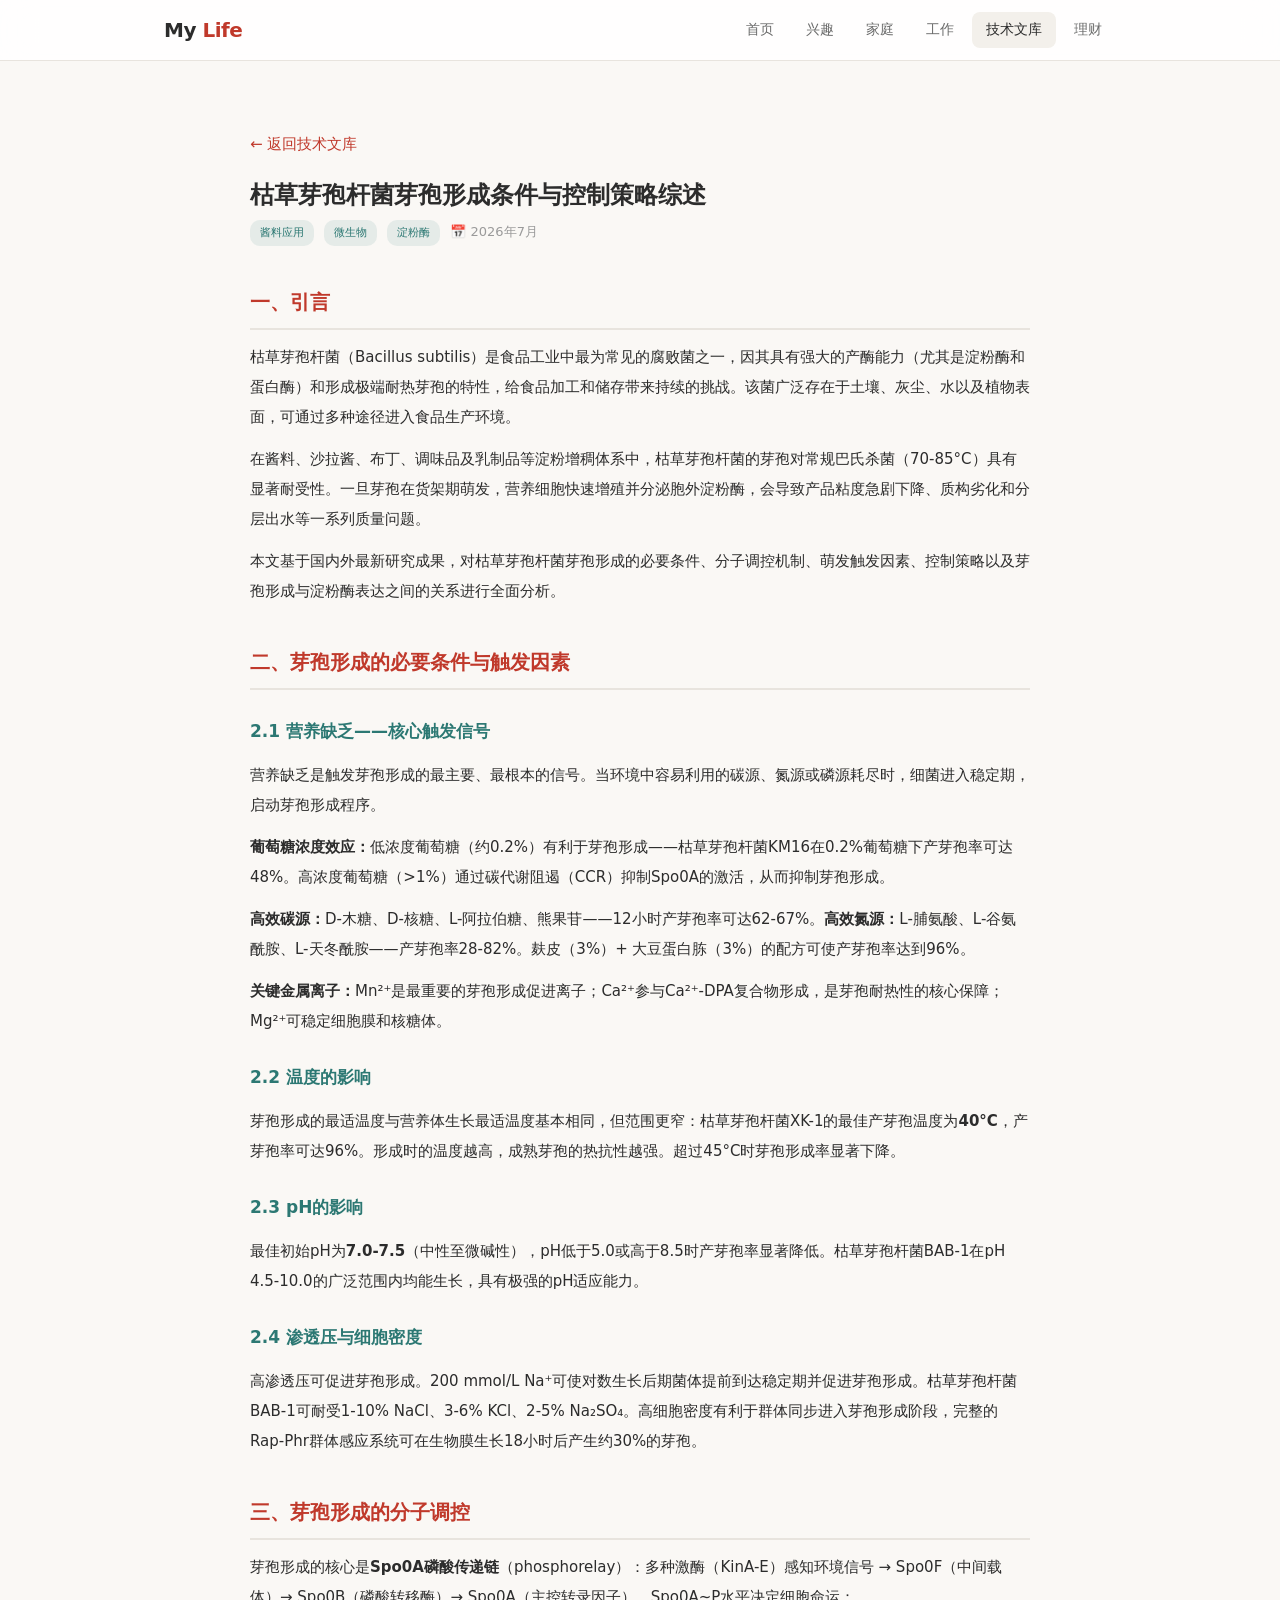
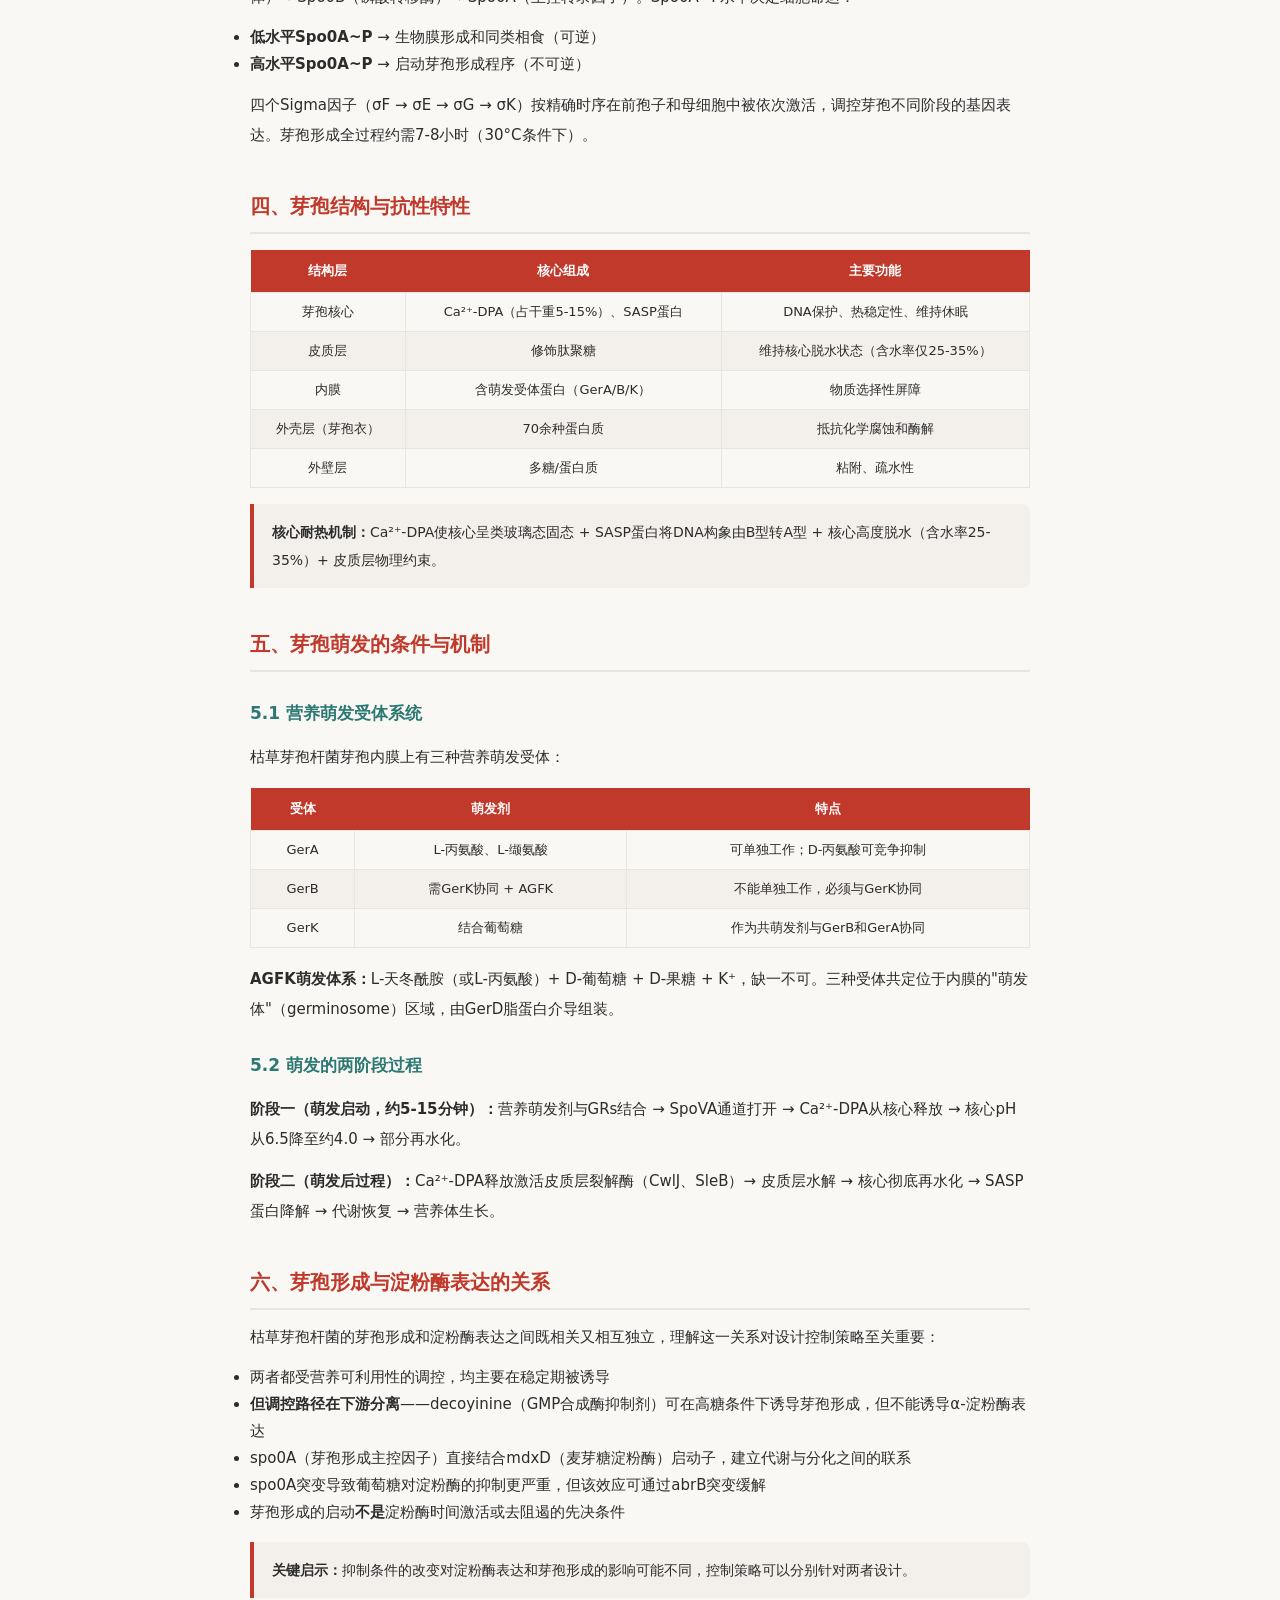
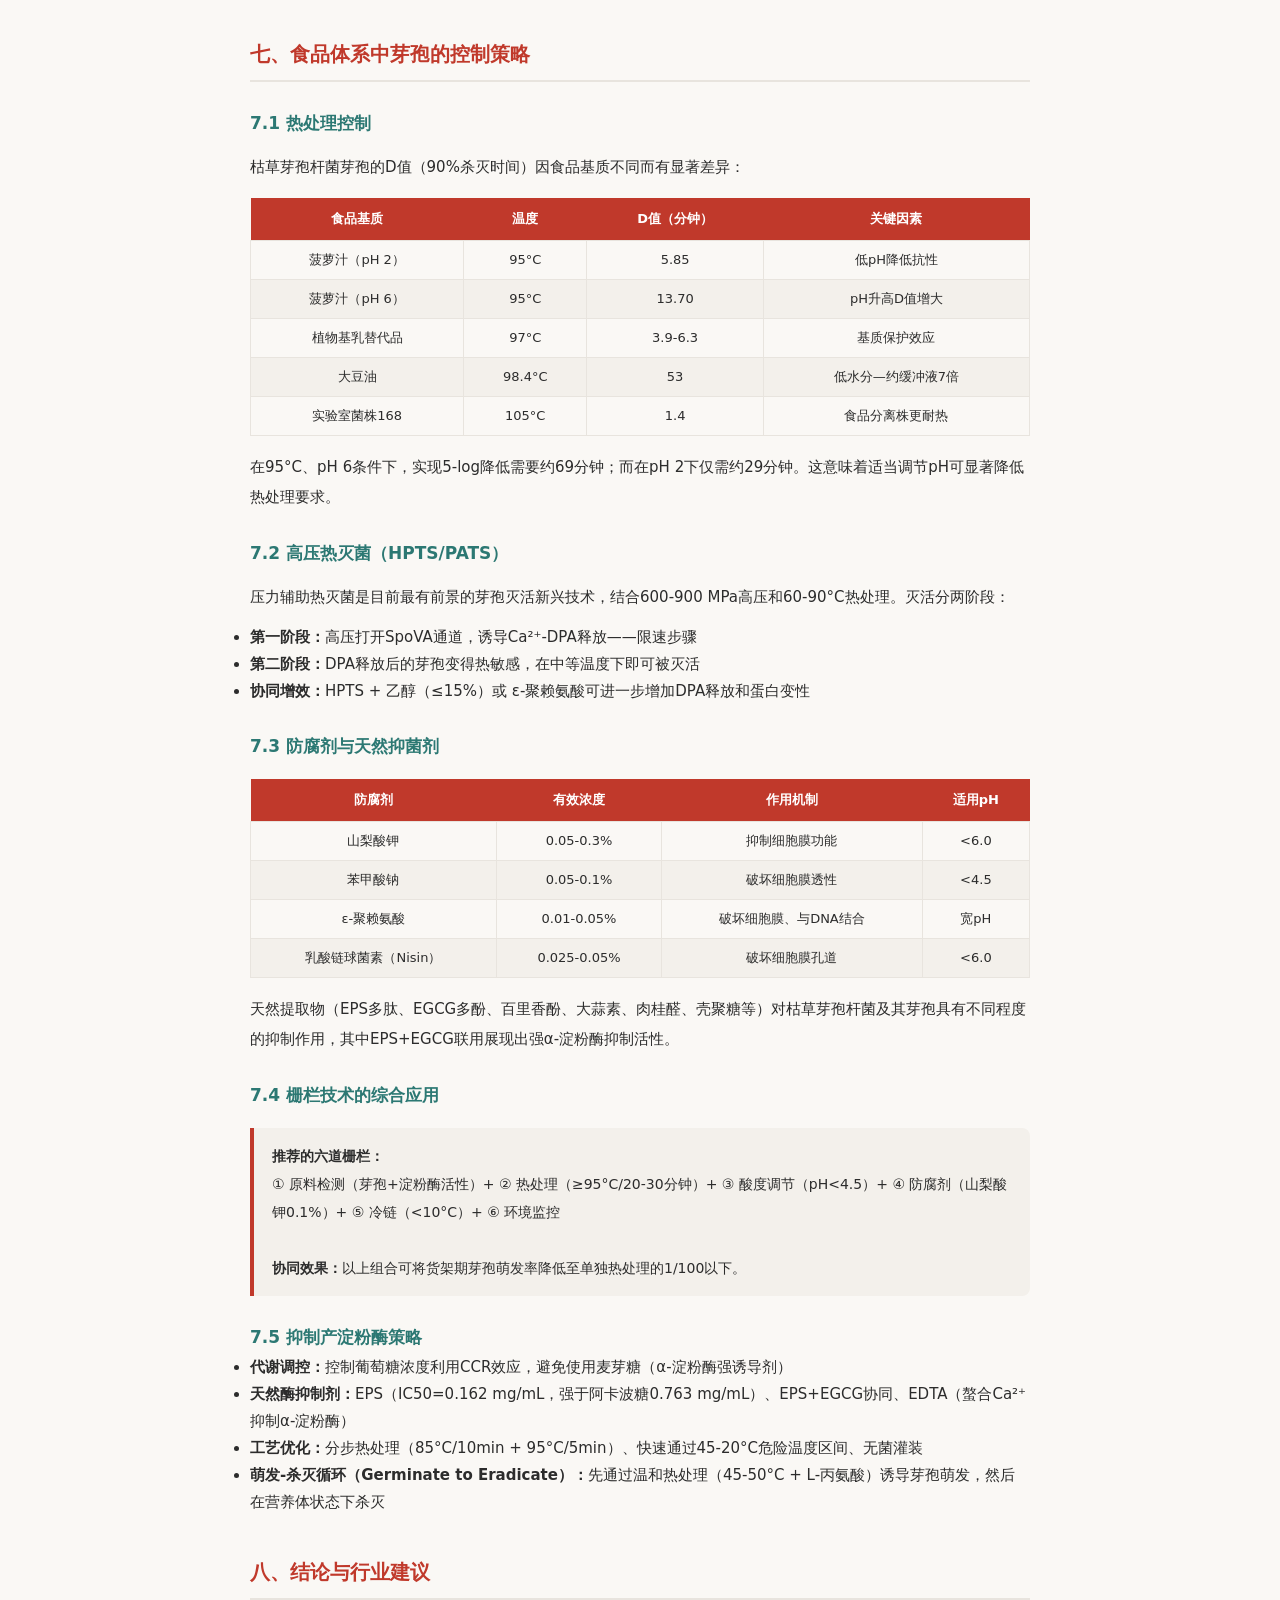
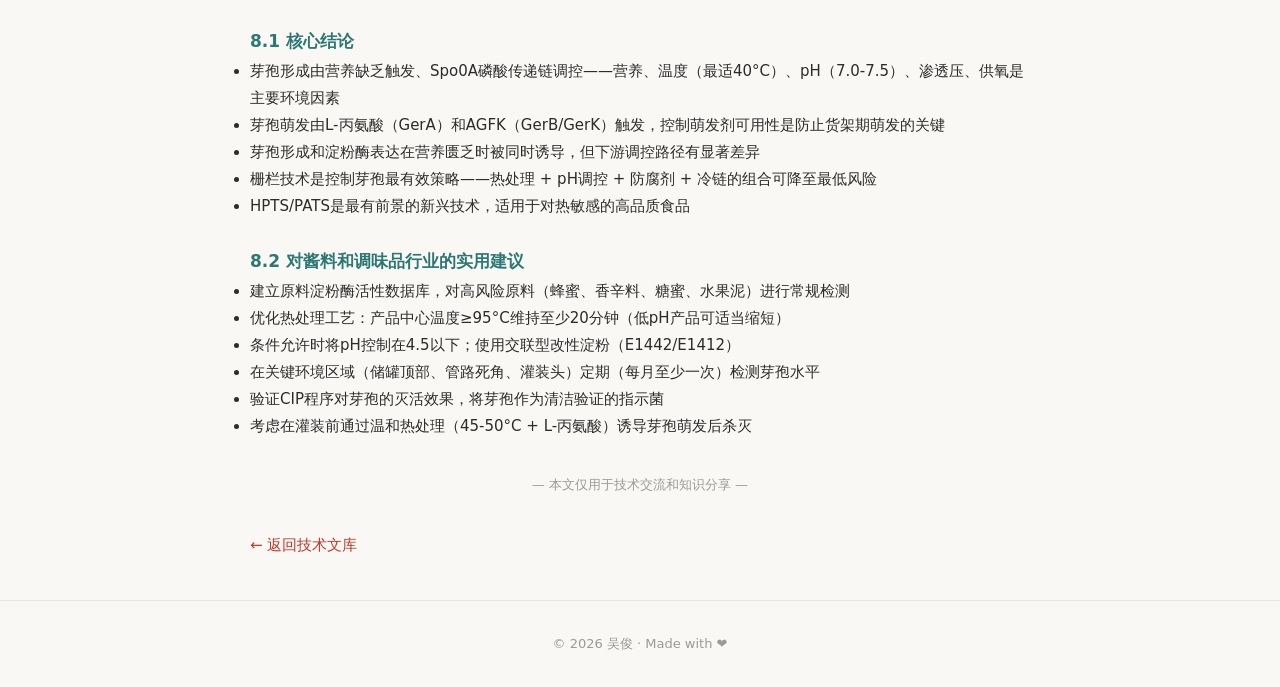
<file: pages/articles/bacillus-subtilis-spore-review.html>
<!DOCTYPE html>
<html lang="zh-CN">
<head>
  <meta charset="UTF-8">
  <meta name="viewport" content="width=device-width, initial-scale=1.0">
  <title>枯草芽孢杆菌芽孢形成条件与控制策略综述 · 吴俊</title>
  <link rel="stylesheet" href="../../assets/css/style.css">
  <style>
    .article-body { line-height: 2; font-size: 15px; max-width: 780px; margin: 0 auto; }
    .article-body h2 { font-size: 20px; margin-top: 36px; color: var(--accent); border-bottom: 2px solid var(--border); padding-bottom: 6px; }
    .article-body h3 { font-size: 17px; margin-top: 24px; color: var(--teal); }
    .article-body h4 { font-size: 15px; margin-top: 18px; color: var(--text); font-weight: 600; }
    .article-body p { margin: 12px 0; }
    .data-table { margin: 16px auto; border-collapse: collapse; font-size: 13px; width: 100%; }
    .data-table th { background: var(--accent); color: #fff; padding: 8px 12px; text-align: center; }
    .data-table td { padding: 6px 12px; border: 1px solid var(--border); text-align: center; }
    .data-table tr:nth-child(even) { background: var(--bg-alt); }
    .tag { display: inline-block; font-size: 11px; padding: 2px 10px; border-radius: 10px; background: rgba(44,120,115,0.1); color: var(--teal); margin-right: 6px; }
    .key-box { background: var(--bg-alt); border-left: 4px solid var(--accent); padding: 14px 18px; margin: 16px 0; border-radius: 0 8px 8px 0; font-size: 14px; }
  </style>
</head>
<body>
  <nav class="navbar">
    <div class="navbar-inner">
      <a href="../../index.html" class="logo">My <span>Life</span></a>
      <button class="nav-toggle" aria-label="菜单"></button>
      <ul class="nav-links">
        <li><a href="../../index.html">首页</a></li>
        <li><a href="../interests.html">兴趣</a></li>
        <li><a href="../family.html">家庭</a></li>
        <li><a href="../work.html">工作</a></li>
        <li><a href="../tech-library.html" class="active">技术文库</a></li>
        <li><a href="../finance.html">理财</a></li>
      </ul>
    </div>
  </nav>

  <div class="container">
    <div class="article-body">
      <div style="margin-top:28px;"><a href="../tech-library.html" class="back-link">&larr; 返回技术文库</a></div>

      <h1 style="font-size:24px;margin-top:12px;">枯草芽孢杆菌芽孢形成条件与控制策略综述</h1>
      <div style="color:var(--text3);font-size:13px;margin-bottom:24px;">
        <span class="tag">酱料应用</span>
        <span class="tag">微生物</span>
        <span class="tag">淀粉酶</span>
        <span>📅 2026年7月</span>
      </div>

      <h2>一、引言</h2>
      <p>枯草芽孢杆菌（Bacillus subtilis）是食品工业中最为常见的腐败菌之一，因其具有强大的产酶能力（尤其是淀粉酶和蛋白酶）和形成极端耐热芽孢的特性，给食品加工和储存带来持续的挑战。该菌广泛存在于土壤、灰尘、水以及植物表面，可通过多种途径进入食品生产环境。</p>
      <p>在酱料、沙拉酱、布丁、调味品及乳制品等淀粉增稠体系中，枯草芽孢杆菌的芽孢对常规巴氏杀菌（70-85°C）具有显著耐受性。一旦芽孢在货架期萌发，营养细胞快速增殖并分泌胞外淀粉酶，会导致产品粘度急剧下降、质构劣化和分层出水等一系列质量问题。</p>
      <p>本文基于国内外最新研究成果，对枯草芽孢杆菌芽孢形成的必要条件、分子调控机制、萌发触发因素、控制策略以及芽孢形成与淀粉酶表达之间的关系进行全面分析。</p>

      <h2>二、芽孢形成的必要条件与触发因素</h2>

      <h3>2.1 营养缺乏——核心触发信号</h3>
      <p>营养缺乏是触发芽孢形成的最主要、最根本的信号。当环境中容易利用的碳源、氮源或磷源耗尽时，细菌进入稳定期，启动芽孢形成程序。</p>
      <p><strong>葡萄糖浓度效应：</strong>低浓度葡萄糖（约0.2%）有利于芽孢形成——枯草芽孢杆菌KM16在0.2%葡萄糖下产芽孢率可达48%。高浓度葡萄糖（>1%）通过碳代谢阻遏（CCR）抑制Spo0A的激活，从而抑制芽孢形成。</p>
      <p><strong>高效碳源：</strong>D-木糖、D-核糖、L-阿拉伯糖、熊果苷——12小时产芽孢率可达62-67%。<strong>高效氮源：</strong>L-脯氨酸、L-谷氨酰胺、L-天冬酰胺——产芽孢率28-82%。麸皮（3%）+ 大豆蛋白胨（3%）的配方可使产芽孢率达到96%。</p>
      <p><strong>关键金属离子：</strong>Mn²⁺是最重要的芽孢形成促进离子；Ca²⁺参与Ca²⁺-DPA复合物形成，是芽孢耐热性的核心保障；Mg²⁺可稳定细胞膜和核糖体。</p>

      <h3>2.2 温度的影响</h3>
      <p>芽孢形成的最适温度与营养体生长最适温度基本相同，但范围更窄：枯草芽孢杆菌XK-1的最佳产芽孢温度为<strong>40°C</strong>，产芽孢率可达96%。形成时的温度越高，成熟芽孢的热抗性越强。超过45°C时芽孢形成率显著下降。</p>

      <h3>2.3 pH的影响</h3>
      <p>最佳初始pH为<strong>7.0-7.5</strong>（中性至微碱性），pH低于5.0或高于8.5时产芽孢率显著降低。枯草芽孢杆菌BAB-1在pH 4.5-10.0的广泛范围内均能生长，具有极强的pH适应能力。</p>

      <h3>2.4 渗透压与细胞密度</h3>
      <p>高渗透压可促进芽孢形成。200 mmol/L Na⁺可使对数生长后期菌体提前到达稳定期并促进芽孢形成。枯草芽孢杆菌BAB-1可耐受1-10% NaCl、3-6% KCl、2-5% Na₂SO₄。高细胞密度有利于群体同步进入芽孢形成阶段，完整的Rap-Phr群体感应系统可在生物膜生长18小时后产生约30%的芽孢。</p>

      <h2>三、芽孢形成的分子调控</h2>

      <p>芽孢形成的核心是<strong>Spo0A磷酸传递链</strong>（phosphorelay）：多种激酶（KinA-E）感知环境信号 → Spo0F（中间载体）→ Spo0B（磷酸转移酶）→ Spo0A（主控转录因子）。Spo0A~P水平决定细胞命运：</p>
      <ul style="line-height:1.8;">
        <li><strong>低水平Spo0A~P</strong> → 生物膜形成和同类相食（可逆）</li>
        <li><strong>高水平Spo0A~P</strong> → 启动芽孢形成程序（不可逆）</li>
      </ul>
      <p>四个Sigma因子（σF → σE → σG → σK）按精确时序在前孢子和母细胞中被依次激活，调控芽孢不同阶段的基因表达。芽孢形成全过程约需7-8小时（30°C条件下）。</p>

      <h2>四、芽孢结构与抗性特性</h2>

      <table class="data-table">
        <thead><tr><th>结构层</th><th>核心组成</th><th>主要功能</th></tr></thead>
        <tbody>
          <tr><td>芽孢核心</td><td>Ca²⁺-DPA（占干重5-15%）、SASP蛋白</td><td>DNA保护、热稳定性、维持休眠</td></tr>
          <tr><td>皮质层</td><td>修饰肽聚糖</td><td>维持核心脱水状态（含水率仅25-35%）</td></tr>
          <tr><td>内膜</td><td>含萌发受体蛋白（GerA/B/K）</td><td>物质选择性屏障</td></tr>
          <tr><td>外壳层（芽孢衣）</td><td>70余种蛋白质</td><td>抵抗化学腐蚀和酶解</td></tr>
          <tr><td>外壁层</td><td>多糖/蛋白质</td><td>粘附、疏水性</td></tr>
        </tbody>
      </table>

      <div class="key-box">
        <strong>核心耐热机制：</strong>Ca²⁺-DPA使核心呈类玻璃态固态 + SASP蛋白将DNA构象由B型转A型 + 核心高度脱水（含水率25-35%）+ 皮质层物理约束。
      </div>

      <h2>五、芽孢萌发的条件与机制</h2>

      <h3>5.1 营养萌发受体系统</h3>
      <p>枯草芽孢杆菌芽孢内膜上有三种营养萌发受体：</p>
      <table class="data-table">
        <thead><tr><th>受体</th><th>萌发剂</th><th>特点</th></tr></thead>
        <tbody>
          <tr><td>GerA</td><td>L-丙氨酸、L-缬氨酸</td><td>可单独工作；D-丙氨酸可竞争抑制</td></tr>
          <tr><td>GerB</td><td>需GerK协同 + AGFK</td><td>不能单独工作，必须与GerK协同</td></tr>
          <tr><td>GerK</td><td>结合葡萄糖</td><td>作为共萌发剂与GerB和GerA协同</td></tr>
        </tbody>
      </table>
      <p><strong>AGFK萌发体系：</strong>L-天冬酰胺（或L-丙氨酸）+ D-葡萄糖 + D-果糖 + K⁺，缺一不可。三种受体共定位于内膜的"萌发体"（germinosome）区域，由GerD脂蛋白介导组装。</p>

      <h3>5.2 萌发的两阶段过程</h3>
      <p><strong>阶段一（萌发启动，约5-15分钟）：</strong>营养萌发剂与GRs结合 → SpoVA通道打开 → Ca²⁺-DPA从核心释放 → 核心pH从6.5降至约4.0 → 部分再水化。</p>
      <p><strong>阶段二（萌发后过程）：</strong>Ca²⁺-DPA释放激活皮质层裂解酶（CwlJ、SleB）→ 皮质层水解 → 核心彻底再水化 → SASP蛋白降解 → 代谢恢复 → 营养体生长。</p>

      <h2>六、芽孢形成与淀粉酶表达的关系</h2>

      <p>枯草芽孢杆菌的芽孢形成和淀粉酶表达之间既相关又相互独立，理解这一关系对设计控制策略至关重要：</p>

      <ul style="line-height:1.8;">
        <li>两者都受营养可利用性的调控，均主要在稳定期被诱导</li>
        <li><strong>但调控路径在下游分离</strong>——decoyinine（GMP合成酶抑制剂）可在高糖条件下诱导芽孢形成，但不能诱导α-淀粉酶表达</li>
        <li>spo0A（芽孢形成主控因子）直接结合mdxD（麦芽糖淀粉酶）启动子，建立代谢与分化之间的联系</li>
        <li>spo0A突变导致葡萄糖对淀粉酶的抑制更严重，但该效应可通过abrB突变缓解</li>
        <li>芽孢形成的启动<strong>不是</strong>淀粉酶时间激活或去阻遏的先决条件</li>
      </ul>

      <div class="key-box">
        <strong>关键启示：</strong>抑制条件的改变对淀粉酶表达和芽孢形成的影响可能不同，控制策略可以分别针对两者设计。
      </div>

      <h2>七、食品体系中芽孢的控制策略</h2>

      <h3>7.1 热处理控制</h3>
      <p>枯草芽孢杆菌芽孢的D值（90%杀灭时间）因食品基质不同而有显著差异：</p>
      <table class="data-table">
        <thead><tr><th>食品基质</th><th>温度</th><th>D值（分钟）</th><th>关键因素</th></tr></thead>
        <tbody>
          <tr><td>菠萝汁（pH 2）</td><td>95°C</td><td>5.85</td><td>低pH降低抗性</td></tr>
          <tr><td>菠萝汁（pH 6）</td><td>95°C</td><td>13.70</td><td>pH升高D值增大</td></tr>
          <tr><td>植物基乳替代品</td><td>97°C</td><td>3.9-6.3</td><td>基质保护效应</td></tr>
          <tr><td>大豆油</td><td>98.4°C</td><td>53</td><td>低水分—约缓冲液7倍</td></tr>
          <tr><td>实验室菌株168</td><td>105°C</td><td>1.4</td><td>食品分离株更耐热</td></tr>
        </tbody>
      </table>
      <p>在95°C、pH 6条件下，实现5-log降低需要约69分钟；而在pH 2下仅需约29分钟。这意味着适当调节pH可显著降低热处理要求。</p>

      <h3>7.2 高压热灭菌（HPTS/PATS）</h3>
      <p>压力辅助热灭菌是目前最有前景的芽孢灭活新兴技术，结合600-900 MPa高压和60-90°C热处理。灭活分两阶段：</p>
      <ul style="line-height:1.8;">
        <li><strong>第一阶段：</strong>高压打开SpoVA通道，诱导Ca²⁺-DPA释放——限速步骤</li>
        <li><strong>第二阶段：</strong>DPA释放后的芽孢变得热敏感，在中等温度下即可被灭活</li>
        <li><strong>协同增效：</strong>HPTS + 乙醇（≤15%）或 ε-聚赖氨酸可进一步增加DPA释放和蛋白变性</li>
      </ul>

      <h3>7.3 防腐剂与天然抑菌剂</h3>
      <table class="data-table">
        <thead><tr><th>防腐剂</th><th>有效浓度</th><th>作用机制</th><th>适用pH</th></tr></thead>
        <tbody>
          <tr><td>山梨酸钾</td><td>0.05-0.3%</td><td>抑制细胞膜功能</td><td>&lt;6.0</td></tr>
          <tr><td>苯甲酸钠</td><td>0.05-0.1%</td><td>破坏细胞膜透性</td><td>&lt;4.5</td></tr>
          <tr><td>ε-聚赖氨酸</td><td>0.01-0.05%</td><td>破坏细胞膜、与DNA结合</td><td>宽pH</td></tr>
          <tr><td>乳酸链球菌素（Nisin）</td><td>0.025-0.05%</td><td>破坏细胞膜孔道</td><td>&lt;6.0</td></tr>
        </tbody>
      </table>
      <p>天然提取物（EPS多肽、EGCG多酚、百里香酚、大蒜素、肉桂醛、壳聚糖等）对枯草芽孢杆菌及其芽孢具有不同程度的抑制作用，其中EPS+EGCG联用展现出强α-淀粉酶抑制活性。</p>

      <h3>7.4 栅栏技术的综合应用</h3>
      <div class="key-box">
        <strong>推荐的六道栅栏：</strong><br>
        ① 原料检测（芽孢+淀粉酶活性）+ ② 热处理（≥95°C/20-30分钟）+ ③ 酸度调节（pH&lt;4.5）+ ④ 防腐剂（山梨酸钾0.1%）+ ⑤ 冷链（&lt;10°C）+ ⑥ 环境监控<br><br>
        <strong>协同效果：</strong>以上组合可将货架期芽孢萌发率降低至单独热处理的1/100以下。
      </div>

      <h3>7.5 抑制产淀粉酶策略</h3>
      <ul style="line-height:1.8;">
        <li><strong>代谢调控：</strong>控制葡萄糖浓度利用CCR效应，避免使用麦芽糖（α-淀粉酶强诱导剂）</li>
        <li><strong>天然酶抑制剂：</strong>EPS（IC50=0.162 mg/mL，强于阿卡波糖0.763 mg/mL）、EPS+EGCG协同、EDTA（螯合Ca²⁺抑制α-淀粉酶）</li>
        <li><strong>工艺优化：</strong>分步热处理（85°C/10min + 95°C/5min）、快速通过45-20°C危险温度区间、无菌灌装</li>
        <li><strong>萌发-杀灭循环（Germinate to Eradicate）：</strong>先通过温和热处理（45-50°C + L-丙氨酸）诱导芽孢萌发，然后在营养体状态下杀灭</li>
      </ul>

      <h2>八、结论与行业建议</h2>

      <h3>8.1 核心结论</h3>
      <ul style="line-height:1.8;">
        <li>芽孢形成由营养缺乏触发、Spo0A磷酸传递链调控——营养、温度（最适40°C）、pH（7.0-7.5）、渗透压、供氧是主要环境因素</li>
        <li>芽孢萌发由L-丙氨酸（GerA）和AGFK（GerB/GerK）触发，控制萌发剂可用性是防止货架期萌发的关键</li>
        <li>芽孢形成和淀粉酶表达在营养匮乏时被同时诱导，但下游调控路径有显著差异</li>
        <li>栅栏技术是控制芽孢最有效策略——热处理 + pH调控 + 防腐剂 + 冷链的组合可降至最低风险</li>
        <li>HPTS/PATS是最有前景的新兴技术，适用于对热敏感的高品质食品</li>
      </ul>

      <h3>8.2 对酱料和调味品行业的实用建议</h3>
      <ul style="line-height:1.8;">
        <li>建立原料淀粉酶活性数据库，对高风险原料（蜂蜜、香辛料、糖蜜、水果泥）进行常规检测</li>
        <li>优化热处理工艺：产品中心温度≥95°C维持至少20分钟（低pH产品可适当缩短）</li>
        <li>条件允许时将pH控制在4.5以下；使用交联型改性淀粉（E1442/E1412）</li>
        <li>在关键环境区域（储罐顶部、管路死角、灌装头）定期（每月至少一次）检测芽孢水平</li>
        <li>验证CIP程序对芽孢的灭活效果，将芽孢作为清洁验证的指示菌</li>
        <li>考虑在灌装前通过温和热处理（45-50°C + L-丙氨酸）诱导芽孢萌发后杀灭</li>
      </ul>

      <p style="text-align:center;margin:32px 0;font-size:13px;color:var(--text3);">— 本文仅用于技术交流和知识分享 —</p>
      <a href="../tech-library.html" class="back-link">&larr; 返回技术文库</a>
    </div>
  </div>

  <footer class="footer"><p>&copy; 2026 吴俊 · Made with ❤️</p></footer>
  <script src="../../assets/js/main.js"></script>
</body>
</html>
</file>
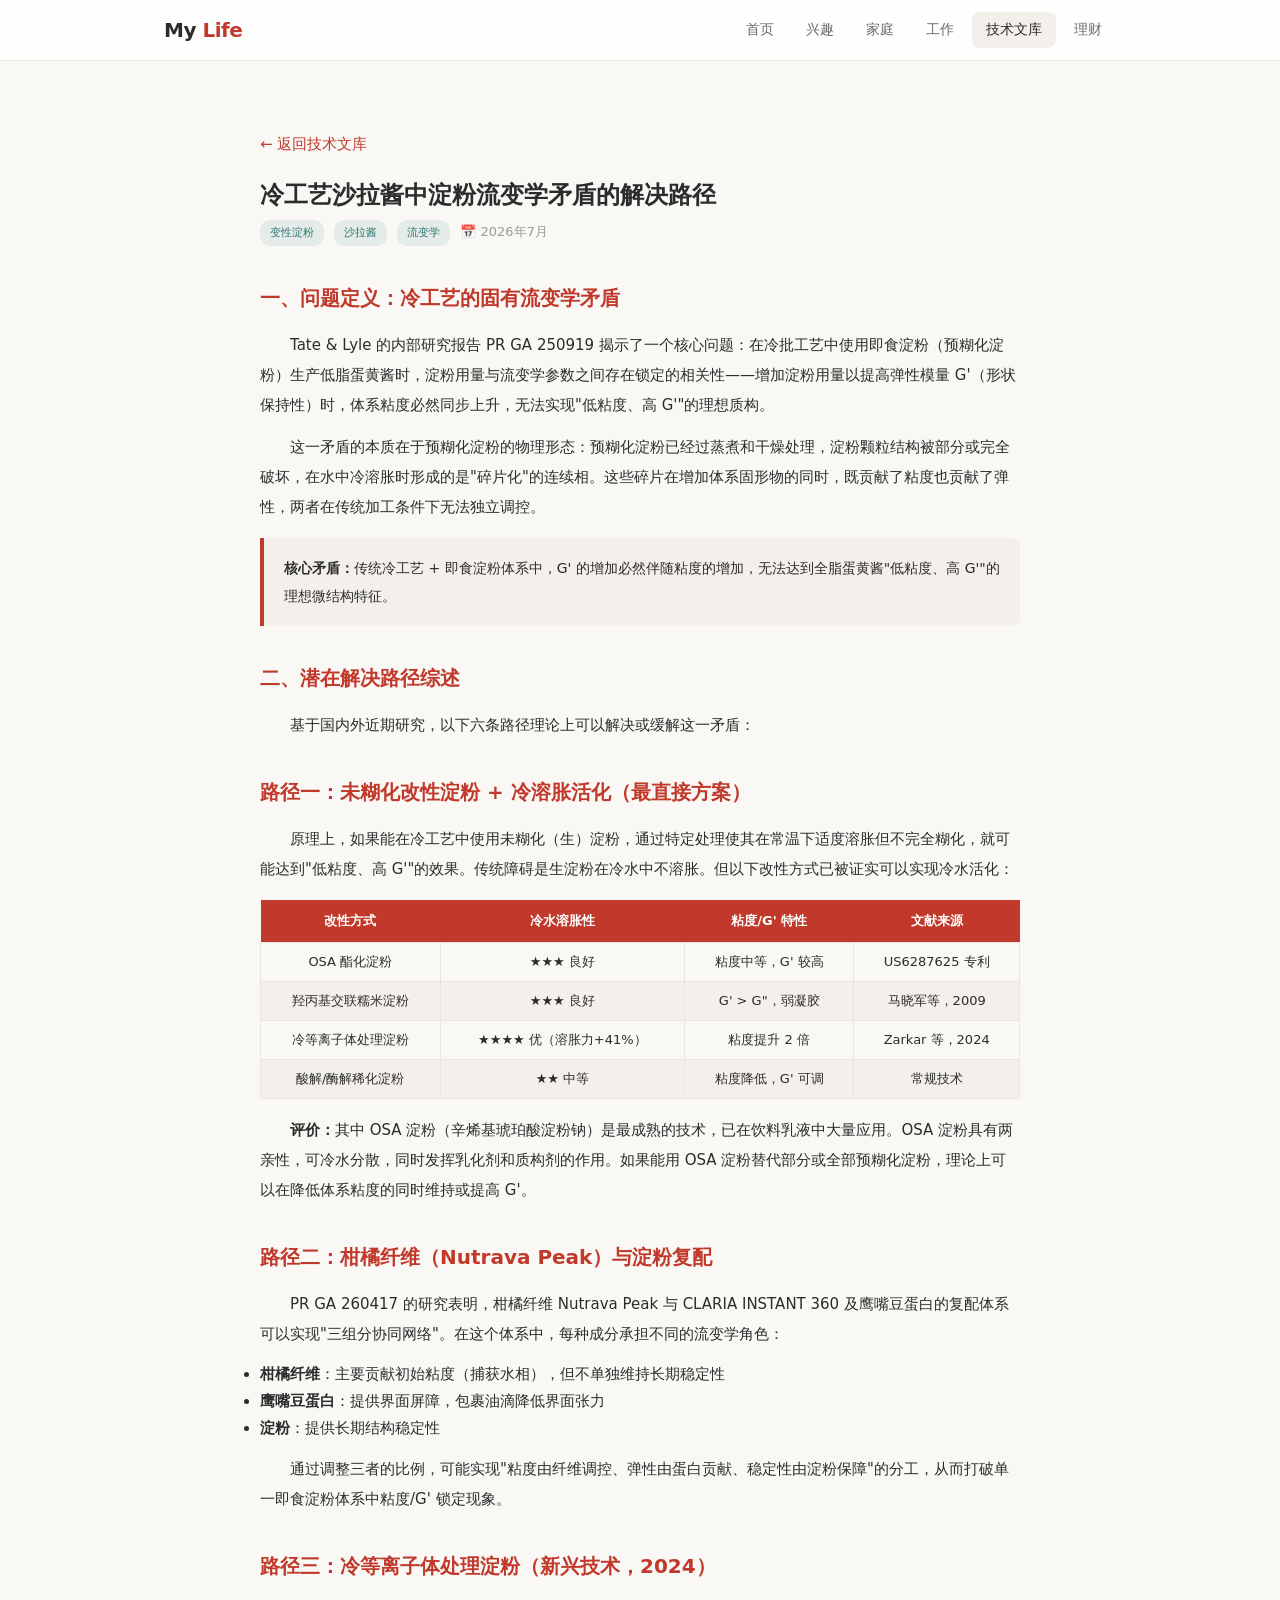
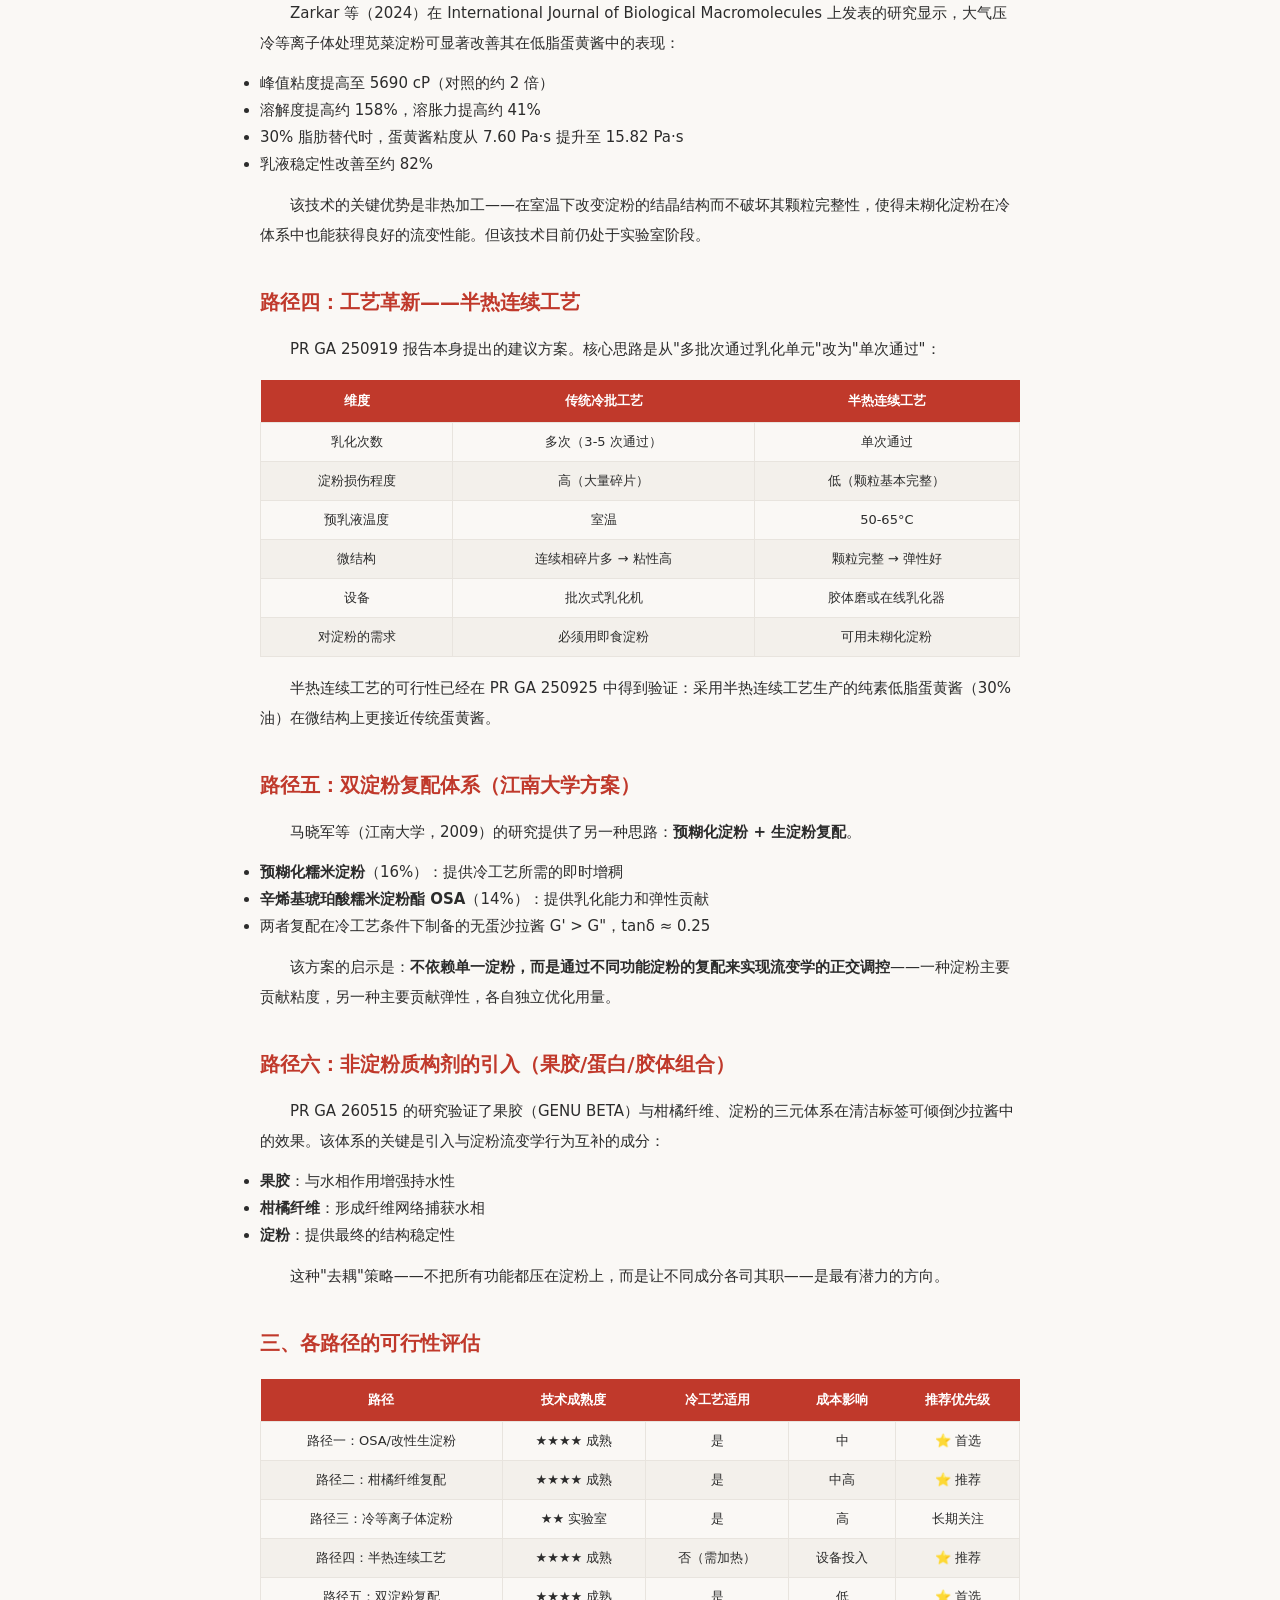
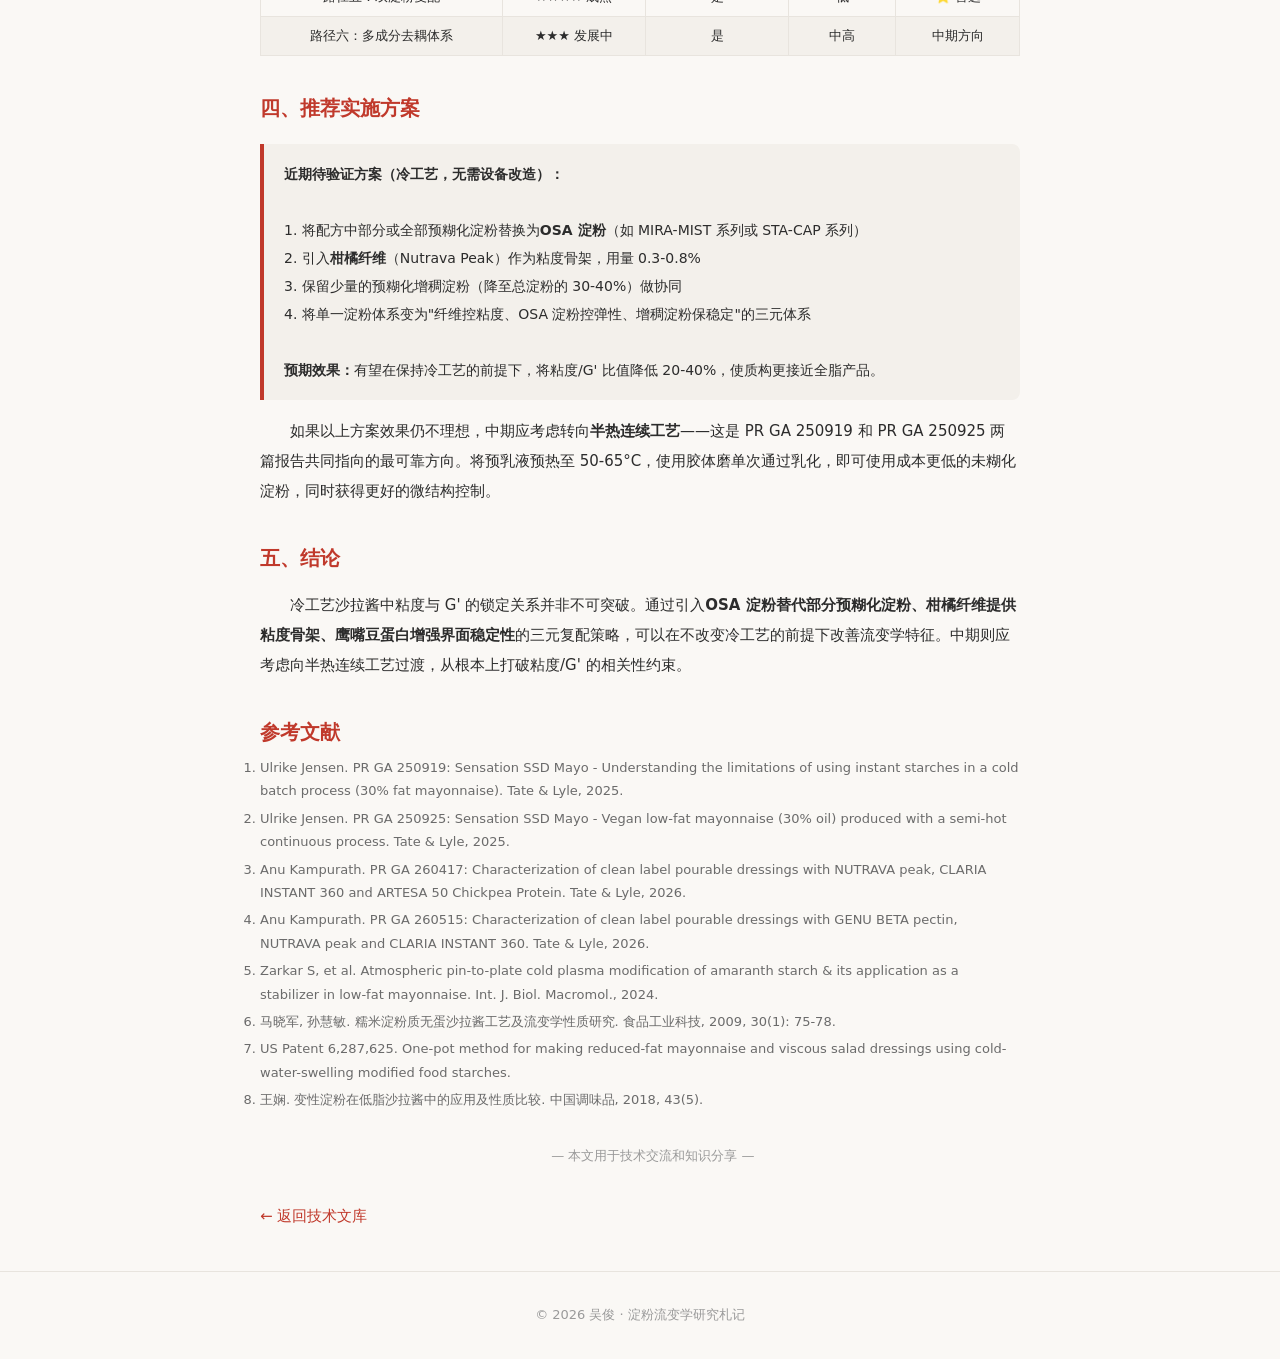
<file: pages/articles/cold-process-dressing-rheology.html>
<!DOCTYPE html>
<html lang="zh-CN">
<head>
  <meta charset="UTF-8">
  <meta name="viewport" content="width=device-width, initial-scale=1.0">
  <title>冷工艺沙拉酱中淀粉流变学矛盾的解决路径 · 吴俊</title>
  <link rel="stylesheet" href="../../assets/css/style.css">
  <style>
    .article-body { line-height: 2; font-size: 15px; max-width: 760px; margin: 0 auto; }
    .article-body h2 { font-size: 20px; margin-top: 32px; color: var(--accent); }
    .article-body h3 { font-size: 17px; margin-top: 24px; color: var(--teal); }
    .article-body p { margin: 12px 0; text-indent: 2em; }
    .highlight-box { background: var(--bg-alt); border-left: 4px solid var(--accent); padding: 16px 20px; margin: 16px 0; border-radius: 0 8px 8px 0; font-size: 14px; }
    .data-table { margin: 16px auto; border-collapse: collapse; font-size: 13px; width: 100%; }
    .data-table th { background: var(--accent); color: #fff; padding: 8px 12px; text-align: center; }
    .data-table td { padding: 6px 12px; border: 1px solid var(--border); text-align: center; }
    .data-table tr:nth-child(even) { background: var(--bg-alt); }
    .tag { display: inline-block; font-size: 11px; padding: 2px 10px; border-radius: 10px; background: rgba(44,120,115,0.1); color: var(--teal); margin-right: 6px; }
    .ref-list { font-size: 13px; color: var(--text2); line-height: 1.8; }
    .ref-list li { margin: 4px 0; }
  </style>
</head>
<body>
  <nav class="navbar">
    <div class="navbar-inner">
      <a href="../../index.html" class="logo">My <span>Life</span></a>
      <button class="nav-toggle" aria-label="菜单"><span></span><span></span><span></span></button>
      <ul class="nav-links">
        <li><a href="../../index.html">首页</a></li>
        <li><a href="../interests.html">兴趣</a></li>
        <li><a href="../family.html">家庭</a></li>
        <li><a href="../work.html">工作</a></li>
        <li><a href="../tech-library.html" class="active">技术文库</a></li>
        <li><a href="../finance.html">理财</a></li>
      </ul>
    </div>
  </nav>

  <div class="container">
    <div class="article-body">
      <div style="margin-top:28px;">
        <a href="../tech-library.html" class="back-link">&larr; 返回技术文库</a>
      </div>

      <h1 style="font-size:24px;margin-top:12px;">冷工艺沙拉酱中淀粉流变学矛盾的解决路径</h1>
      <div style="color:var(--text3);font-size:13px;margin-bottom:24px;">
        <span class="tag">变性淀粉</span>
        <span class="tag">沙拉酱</span>
        <span class="tag">流变学</span>
        <span>📅 2026年7月</span>
      </div>

      <h2>一、问题定义：冷工艺的固有流变学矛盾</h2>

      <p>Tate & Lyle 的内部研究报告 PR GA 250919 揭示了一个核心问题：在冷批工艺中使用即食淀粉（预糊化淀粉）生产低脂蛋黄酱时，淀粉用量与流变学参数之间存在锁定的相关性——增加淀粉用量以提高弹性模量 G'（形状保持性）时，体系粘度必然同步上升，无法实现"低粘度、高 G'"的理想质构。</p>

      <p>这一矛盾的本质在于预糊化淀粉的物理形态：预糊化淀粉已经过蒸煮和干燥处理，淀粉颗粒结构被部分或完全破坏，在水中冷溶胀时形成的是"碎片化"的连续相。这些碎片在增加体系固形物的同时，既贡献了粘度也贡献了弹性，两者在传统加工条件下无法独立调控。</p>

      <div class="highlight-box">
        <strong>核心矛盾：</strong>传统冷工艺 + 即食淀粉体系中，G' 的增加必然伴随粘度的增加，无法达到全脂蛋黄酱"低粘度、高 G'"的理想微结构特征。
      </div>

      <h2>二、潜在解决路径综述</h2>

      <p>基于国内外近期研究，以下六条路径理论上可以解决或缓解这一矛盾：</p>

      <h2>路径一：未糊化改性淀粉 + 冷溶胀活化（最直接方案）</h2>

      <p>原理上，如果能在冷工艺中使用未糊化（生）淀粉，通过特定处理使其在常温下适度溶胀但不完全糊化，就可能达到"低粘度、高 G'"的效果。传统障碍是生淀粉在冷水中不溶胀。但以下改性方式已被证实可以实现冷水活化：</p>

      <table class="data-table">
        <thead><tr><th>改性方式</th><th>冷水溶胀性</th><th>粘度/G' 特性</th><th>文献来源</th></tr></thead>
        <tbody>
          <tr><td>OSA 酯化淀粉</td><td>★★★ 良好</td><td>粘度中等，G' 较高</td><td>US6287625 专利</td></tr>
          <tr><td>羟丙基交联糯米淀粉</td><td>★★★ 良好</td><td>G' > G"，弱凝胶</td><td>马晓军等，2009</td></tr>
          <tr><td>冷等离子体处理淀粉</td><td>★★★★ 优（溶胀力+41%）</td><td>粘度提升 2 倍</td><td>Zarkar 等，2024</td></tr>
          <tr><td>酸解/酶解稀化淀粉</td><td>★★ 中等</td><td>粘度降低，G' 可调</td><td>常规技术</td></tr>
        </tbody>
      </table>

      <p><strong>评价：</strong>其中 OSA 淀粉（辛烯基琥珀酸淀粉钠）是最成熟的技术，已在饮料乳液中大量应用。OSA 淀粉具有两亲性，可冷水分散，同时发挥乳化剂和质构剂的作用。如果能用 OSA 淀粉替代部分或全部预糊化淀粉，理论上可以在降低体系粘度的同时维持或提高 G'。</p>

      <h2>路径二：柑橘纤维（Nutrava Peak）与淀粉复配</h2>

      <p>PR GA 260417 的研究表明，柑橘纤维 Nutrava Peak 与 CLARIA INSTANT 360 及鹰嘴豆蛋白的复配体系可以实现"三组分协同网络"。在这个体系中，每种成分承担不同的流变学角色：</p>

      <ul style="line-height:1.8;">
        <li><strong>柑橘纤维</strong>：主要贡献初始粘度（捕获水相），但不单独维持长期稳定性</li>
        <li><strong>鹰嘴豆蛋白</strong>：提供界面屏障，包裹油滴降低界面张力</li>
        <li><strong>淀粉</strong>：提供长期结构稳定性</li>
      </ul>

      <p>通过调整三者的比例，可能实现"粘度由纤维调控、弹性由蛋白贡献、稳定性由淀粉保障"的分工，从而打破单一即食淀粉体系中粘度/G' 锁定现象。</p>

      <h2>路径三：冷等离子体处理淀粉（新兴技术，2024）</h2>

      <p>Zarkar 等（2024）在 International Journal of Biological Macromolecules 上发表的研究显示，大气压冷等离子体处理苋菜淀粉可显著改善其在低脂蛋黄酱中的表现：</p>

      <ul style="line-height:1.8;">
        <li>峰值粘度提高至 5690 cP（对照的约 2 倍）</li>
        <li>溶解度提高约 158%，溶胀力提高约 41%</li>
        <li>30% 脂肪替代时，蛋黄酱粘度从 7.60 Pa·s 提升至 15.82 Pa·s</li>
        <li>乳液稳定性改善至约 82%</li>
      </ul>

      <p>该技术的关键优势是非热加工——在室温下改变淀粉的结晶结构而不破坏其颗粒完整性，使得未糊化淀粉在冷体系中也能获得良好的流变性能。但该技术目前仍处于实验室阶段。</p>

      <h2>路径四：工艺革新——半热连续工艺</h2>

      <p>PR GA 250919 报告本身提出的建议方案。核心思路是从"多批次通过乳化单元"改为"单次通过"：</p>

      <table class="data-table">
        <thead><tr><th>维度</th><th>传统冷批工艺</th><th>半热连续工艺</th></tr></thead>
        <tbody>
          <tr><td>乳化次数</td><td>多次（3-5 次通过）</td><td>单次通过</td></tr>
          <tr><td>淀粉损伤程度</td><td>高（大量碎片）</td><td>低（颗粒基本完整）</td></tr>
          <tr><td>预乳液温度</td><td>室温</td><td>50-65°C</td></tr>
          <tr><td>微结构</td><td>连续相碎片多 → 粘性高</td><td>颗粒完整 → 弹性好</td></tr>
          <tr><td>设备</td><td>批次式乳化机</td><td>胶体磨或在线乳化器</td></tr>
          <tr><td>对淀粉的需求</td><td>必须用即食淀粉</td><td>可用未糊化淀粉</td></tr>
        </tbody>
      </tbody></table>

      <p>半热连续工艺的可行性已经在 PR GA 250925 中得到验证：采用半热连续工艺生产的纯素低脂蛋黄酱（30% 油）在微结构上更接近传统蛋黄酱。</p>

      <h2>路径五：双淀粉复配体系（江南大学方案）</h2>

      <p>马晓军等（江南大学，2009）的研究提供了另一种思路：<strong>预糊化淀粉 + 生淀粉复配</strong>。</p>

      <ul style="line-height:1.8;">
        <li><strong>预糊化糯米淀粉</strong>（16%）：提供冷工艺所需的即时增稠</li>
        <li><strong>辛烯基琥珀酸糯米淀粉酯 OSA</strong>（14%）：提供乳化能力和弹性贡献</li>
        <li>两者复配在冷工艺条件下制备的无蛋沙拉酱 G' > G"，tanδ ≈ 0.25</li>
      </ul>

      <p>该方案的启示是：<strong>不依赖单一淀粉，而是通过不同功能淀粉的复配来实现流变学的正交调控</strong>——一种淀粉主要贡献粘度，另一种主要贡献弹性，各自独立优化用量。</p>

      <h2>路径六：非淀粉质构剂的引入（果胶/蛋白/胶体组合）</h2>

      <p>PR GA 260515 的研究验证了果胶（GENU BETA）与柑橘纤维、淀粉的三元体系在清洁标签可倾倒沙拉酱中的效果。该体系的关键是引入与淀粉流变学行为互补的成分：</p>

      <ul style="line-height:1.8;">
        <li><strong>果胶</strong>：与水相作用增强持水性</li>
        <li><strong>柑橘纤维</strong>：形成纤维网络捕获水相</li>
        <li><strong>淀粉</strong>：提供最终的结构稳定性</li>
      </ul>

      <p>这种"去耦"策略——不把所有功能都压在淀粉上，而是让不同成分各司其职——是最有潜力的方向。</p>

      <h2>三、各路径的可行性评估</h2>

      <table class="data-table">
        <thead><tr><th>路径</th><th>技术成熟度</th><th>冷工艺适用</th><th>成本影响</th><th>推荐优先级</th></tr></thead>
        <tbody>
          <tr><td>路径一：OSA/改性生淀粉</td><td>★★★★ 成熟</td><td>是</td><td>中</td><td>⭐ 首选</td></tr>
          <tr><td>路径二：柑橘纤维复配</td><td>★★★★ 成熟</td><td>是</td><td>中高</td><td>⭐ 推荐</td></tr>
          <tr><td>路径三：冷等离子体淀粉</td><td>★★ 实验室</td><td>是</td><td>高</td><td>长期关注</td></tr>
          <tr><td>路径四：半热连续工艺</td><td>★★★★ 成熟</td><td>否（需加热）</td><td>设备投入</td><td>⭐ 推荐</td></tr>
          <tr><td>路径五：双淀粉复配</td><td>★★★★ 成熟</td><td>是</td><td>低</td><td>⭐ 首选</td></tr>
          <tr><td>路径六：多成分去耦体系</td><td>★★★ 发展中</td><td>是</td><td>中高</td><td>中期方向</td></tr>
        </tbody>
      </tbody></table>

      <h2>四、推荐实施方案</h2>

      <div class="highlight-box">
        <strong>近期待验证方案（冷工艺，无需设备改造）：</strong><br><br>
        1. 将配方中部分或全部预糊化淀粉替换为<strong>OSA 淀粉</strong>（如 MIRA-MIST 系列或 STA-CAP 系列）<br>
        2. 引入<strong>柑橘纤维</strong>（Nutrava Peak）作为粘度骨架，用量 0.3-0.8%<br>
        3. 保留少量的预糊化增稠淀粉（降至总淀粉的 30-40%）做协同<br>
        4. 将单一淀粉体系变为"纤维控粘度、OSA 淀粉控弹性、增稠淀粉保稳定"的三元体系<br><br>
        <strong>预期效果：</strong>有望在保持冷工艺的前提下，将粘度/G' 比值降低 20-40%，使质构更接近全脂产品。
      </div>

      <p>如果以上方案效果仍不理想，中期应考虑转向<strong>半热连续工艺</strong>——这是 PR GA 250919 和 PR GA 250925 两篇报告共同指向的最可靠方向。将预乳液预热至 50-65°C，使用胶体磨单次通过乳化，即可使用成本更低的未糊化淀粉，同时获得更好的微结构控制。</p>

      <h2>五、结论</h2>

      <p>冷工艺沙拉酱中粘度与 G' 的锁定关系并非不可突破。通过引入<strong>OSA 淀粉替代部分预糊化淀粉、柑橘纤维提供粘度骨架、鹰嘴豆蛋白增强界面稳定性</strong>的三元复配策略，可以在不改变冷工艺的前提下改善流变学特征。中期则应考虑向半热连续工艺过渡，从根本上打破粘度/G' 的相关性约束。</p>

      <h2>参考文献</h2>
      <div class="ref-list">
        <ol>
          <li>Ulrike Jensen. PR GA 250919: Sensation SSD Mayo - Understanding the limitations of using instant starches in a cold batch process (30% fat mayonnaise). Tate & Lyle, 2025.</li>
          <li>Ulrike Jensen. PR GA 250925: Sensation SSD Mayo - Vegan low-fat mayonnaise (30% oil) produced with a semi-hot continuous process. Tate & Lyle, 2025.</li>
          <li>Anu Kampurath. PR GA 260417: Characterization of clean label pourable dressings with NUTRAVA peak, CLARIA INSTANT 360 and ARTESA 50 Chickpea Protein. Tate & Lyle, 2026.</li>
          <li>Anu Kampurath. PR GA 260515: Characterization of clean label pourable dressings with GENU BETA pectin, NUTRAVA peak and CLARIA INSTANT 360. Tate & Lyle, 2026.</li>
          <li>Zarkar S, et al. Atmospheric pin-to-plate cold plasma modification of amaranth starch & its application as a stabilizer in low-fat mayonnaise. Int. J. Biol. Macromol., 2024.</li>
          <li>马晓军, 孙慧敏. 糯米淀粉质无蛋沙拉酱工艺及流变学性质研究. 食品工业科技, 2009, 30(1): 75-78.</li>
          <li>US Patent 6,287,625. One-pot method for making reduced-fat mayonnaise and viscous salad dressings using cold-water-swelling modified food starches.</li>
          <li>王娴. 变性淀粉在低脂沙拉酱中的应用及性质比较. 中国调味品, 2018, 43(5).</li>
        </ol>
      </div>

      <p style="text-align:center;margin:32px 0;font-size:13px;color:var(--text3);">— 本文用于技术交流和知识分享 —</p>
      <a href="../tech-library.html" class="back-link">&larr; 返回技术文库</a>
    </div>
  </div>

  <footer class="footer"><p>&copy; 2026 吴俊 · 淀粉流变学研究札记</p></footer>
  <script src="../../assets/js/main.js"></script>
</body>
</html>
</file>
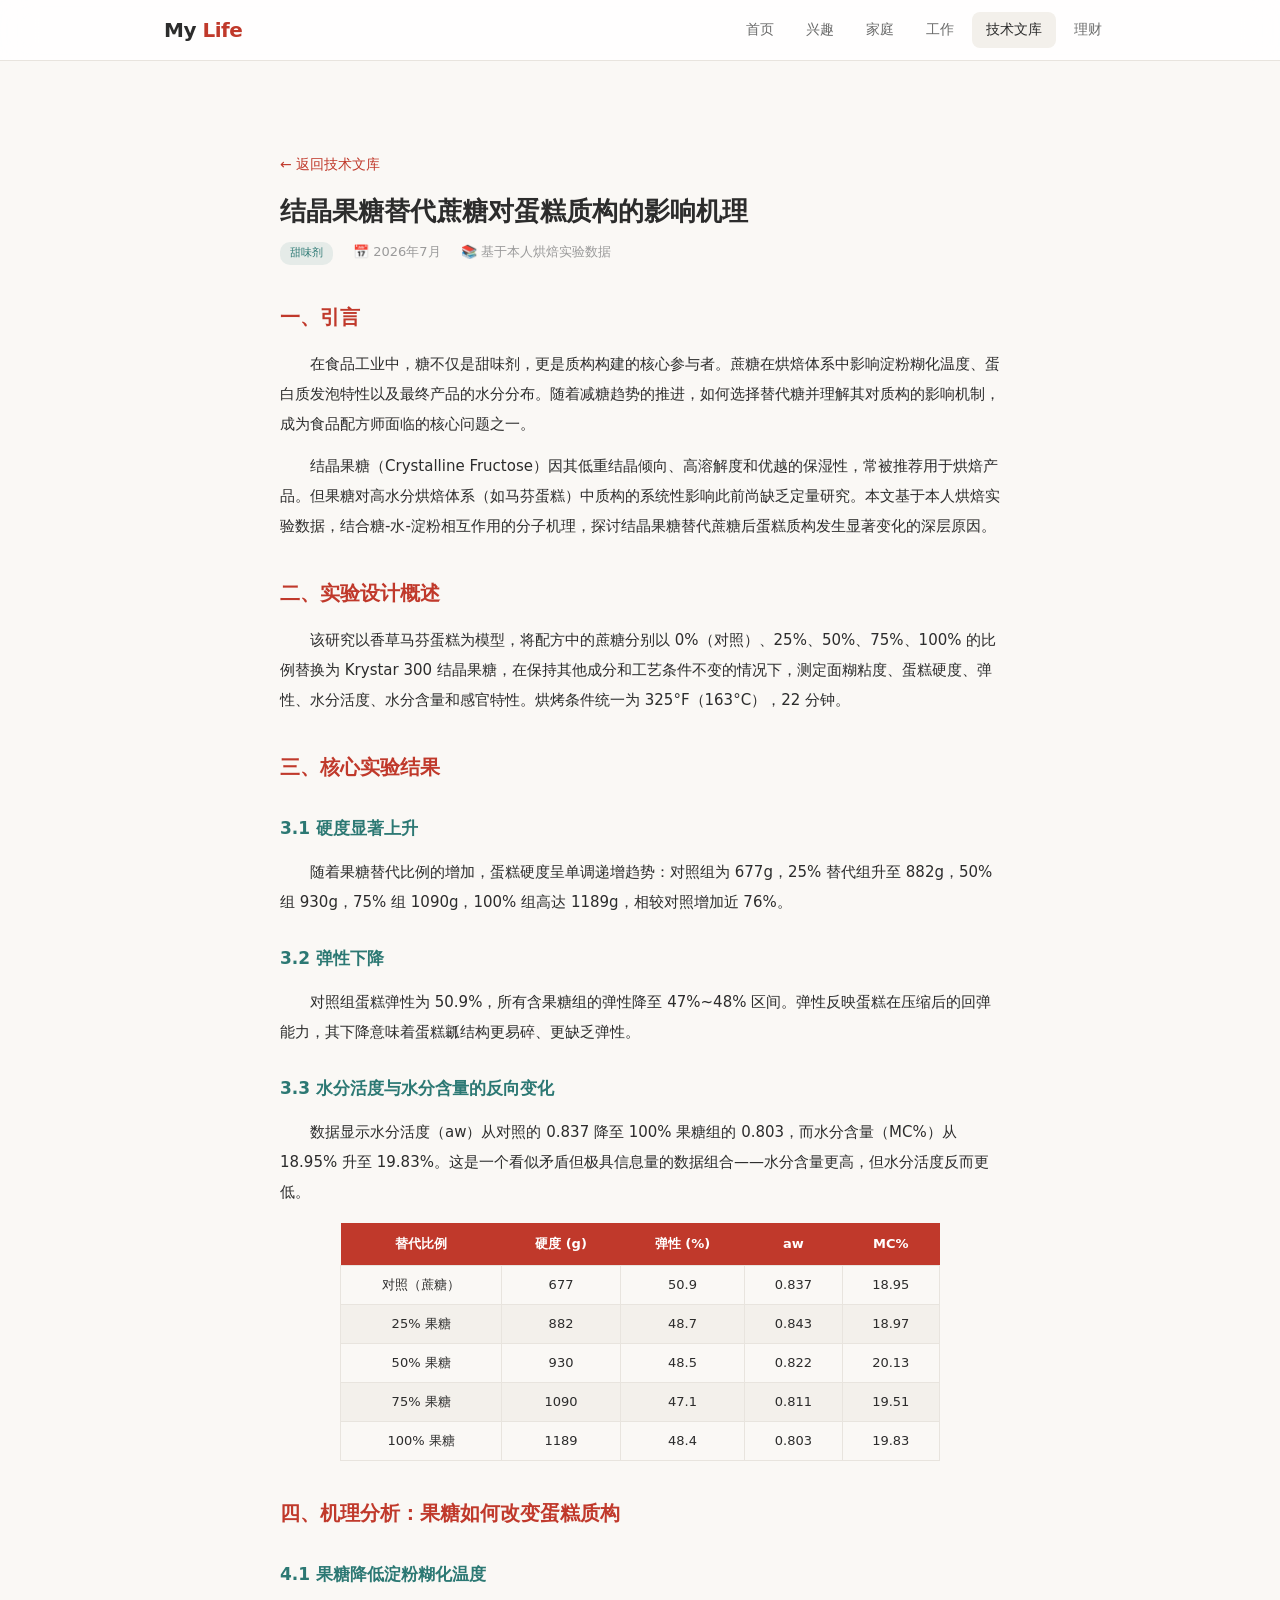
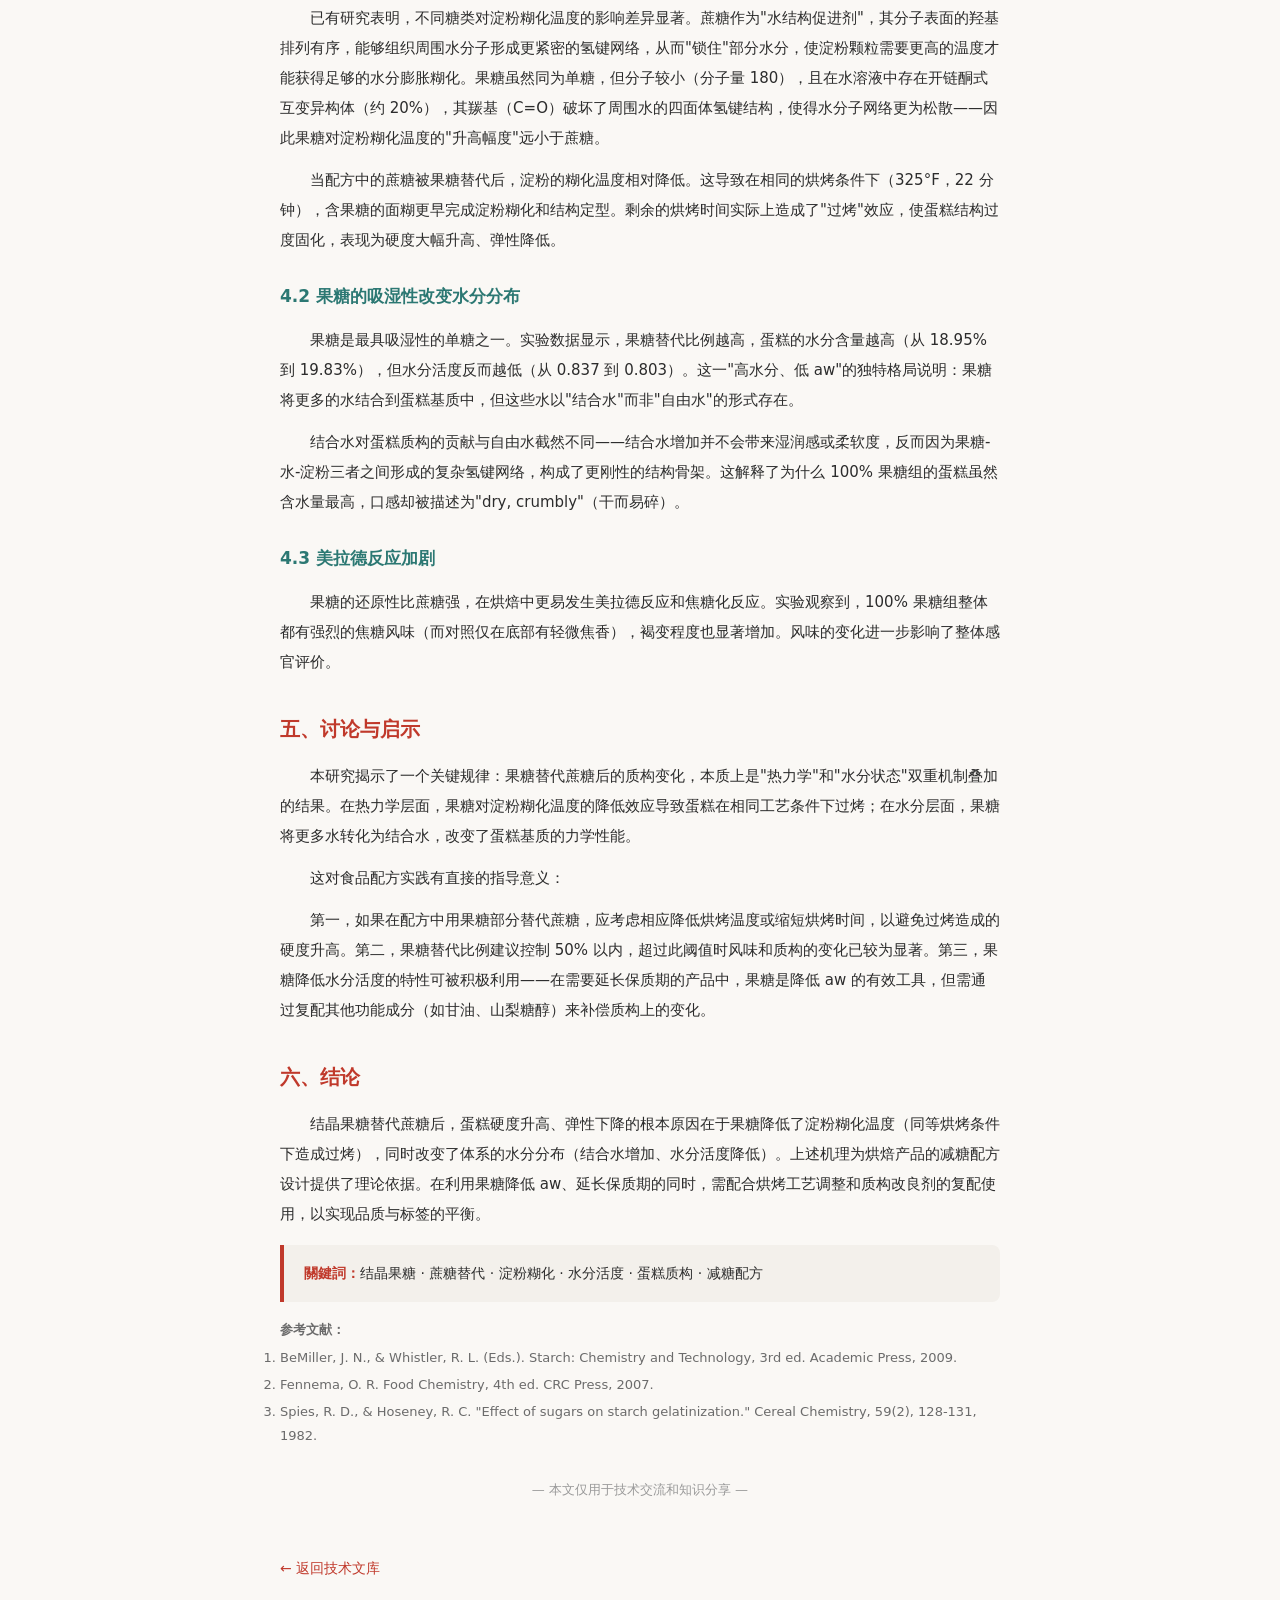
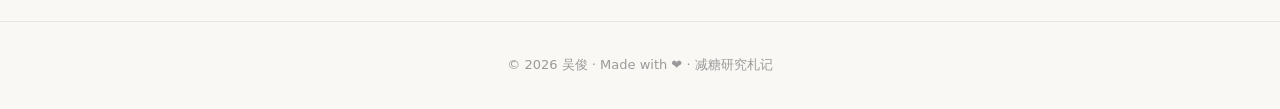
<file: pages/articles/fructose-muffin-study.html>
<!DOCTYPE html>
<html lang="zh-CN">
<head>
  <meta charset="UTF-8">
  <meta name="viewport" content="width=device-width, initial-scale=1.0">
  <title>结晶果糖替代蔗糖对蛋糕质构的影响机理研究 · 吴俊</title>
  <link rel="stylesheet" href="../../assets/css/style.css">
  <style>
    .article-meta { color: var(--text3); font-size: 13px; margin: 8px 0 24px; }
    .article-meta span { margin-right: 16px; }
    .article-body { line-height: 2; font-size: 15px; color: var(--text); }
    .article-body h2 { font-size: 20px; margin-top: 32px; color: var(--accent); }
    .article-body h3 { font-size: 17px; margin-top: 24px; color: var(--teal); }
    .article-body p { margin: 12px 0; text-indent: 2em; }
    .article-body p.no-indent { text-indent: 0; }
    .data-table { margin: 16px auto; border-collapse: collapse; font-size: 13px; width: 100%; max-width: 600px; }
    .data-table th { background: var(--accent); color: #fff; padding: 8px 12px; text-align: center; }
    .data-table td { padding: 6px 12px; border: 1px solid var(--border); text-align: center; }
    .data-table tr:nth-child(even) { background: var(--bg-alt); }
    .highlight-box { background: var(--bg-alt); border-left: 4px solid var(--accent); padding: 16px 20px; margin: 16px 0; border-radius: 0 8px 8px 0; font-size: 14px; line-height: 1.8; }
    .highlight-box strong { color: var(--accent); }
    .ref-list { font-size: 13px; color: var(--text2); line-height: 1.8; }
    .ref-list li { margin: 4px 0; }
    .back-link { display: inline-block; margin-top: 24px; font-size: 14px; color: var(--accent); }
    .tag { display: inline-block; font-size: 11px; padding: 2px 10px; border-radius: 10px; background: rgba(44,120,115,0.1); color: var(--teal); margin-right: 6px; }
  </style>
</head>
<body>
  <nav class="navbar">
    <div class="navbar-inner">
      <a href="../../index.html" class="logo">My <span>Life</span></a>
      <button class="nav-toggle" aria-label="菜单"><span></span><span></span><span></span></button>
      <ul class="nav-links">
        <li><a href="../../index.html">首页</a></li>
        <li><a href="../interests.html">兴趣</a></li>
        <li><a href="../family.html">家庭</a></li>
        <li><a href="../work.html">工作</a></li>
        <li><a href="../tech-library.html" class="active">技术文库</a></li>
        <li><a href="../finance.html">理财</a></li>
      </ul>
    </div>
  </nav>

  <div class="container">
    <div style="max-width:720px;margin:0 auto;">
      <div style="margin-top:28px;">
        <a href="../tech-library.html" class="back-link">&larr; 返回技术文库</a>
      </div>

      <h1 style="font-size:26px;margin-top:12px;">结晶果糖替代蔗糖对蛋糕质构的影响机理</h1>
      <div class="article-meta">
        <span class="tag">甜味剂</span>
        <span>📅 2026年7月</span>
        <span>📚 基于本人烘焙实验数据</span>
      </div>

      <div class="article-body">

        <h2>一、引言</h2>
        <p>在食品工业中，糖不仅是甜味剂，更是质构构建的核心参与者。蔗糖在烘焙体系中影响淀粉糊化温度、蛋白质发泡特性以及最终产品的水分分布。随着减糖趋势的推进，如何选择替代糖并理解其对质构的影响机制，成为食品配方师面临的核心问题之一。</p>
        <p>结晶果糖（Crystalline Fructose）因其低重结晶倾向、高溶解度和优越的保湿性，常被推荐用于烘焙产品。但果糖对高水分烘焙体系（如马芬蛋糕）中质构的系统性影响此前尚缺乏定量研究。本文基于本人烘焙实验数据，结合糖-水-淀粉相互作用的分子机理，探讨结晶果糖替代蔗糖后蛋糕质构发生显著变化的深层原因。</p>

        <h2>二、实验设计概述</h2>
        <p>该研究以香草马芬蛋糕为模型，将配方中的蔗糖分别以 0%（对照）、25%、50%、75%、100% 的比例替换为 Krystar 300 结晶果糖，在保持其他成分和工艺条件不变的情况下，测定面糊粘度、蛋糕硬度、弹性、水分活度、水分含量和感官特性。烘烤条件统一为 325°F（163°C），22 分钟。</p>

        <h2>三、核心实验结果</h2>

        <h3>3.1 硬度显著上升</h3>
        <p>随着果糖替代比例的增加，蛋糕硬度呈单调递增趋势：对照组为 677g，25% 替代组升至 882g，50% 组 930g，75% 组 1090g，100% 组高达 1189g，相较对照增加近 76%。</p>

        <h3>3.2 弹性下降</h3>
        <p>对照组蛋糕弹性为 50.9%，所有含果糖组的弹性降至 47%~48% 区间。弹性反映蛋糕在压缩后的回弹能力，其下降意味着蛋糕瓤结构更易碎、更缺乏弹性。</p>

        <h3>3.3 水分活度与水分含量的反向变化</h3>
        <p>数据显示水分活度（aw）从对照的 0.837 降至 100% 果糖组的 0.803，而水分含量（MC%）从 18.95% 升至 19.83%。这是一个看似矛盾但极具信息量的数据组合——水分含量更高，但水分活度反而更低。</p>

        <table class="data-table">
          <thead><tr><th>替代比例</th><th>硬度 (g)</th><th>弹性 (%)</th><th>aw</th><th>MC%</th></tr></thead>
          <tbody>
            <tr><td>对照（蔗糖）</td><td>677</td><td>50.9</td><td>0.837</td><td>18.95</td></tr>
            <tr><td>25% 果糖</td><td>882</td><td>48.7</td><td>0.843</td><td>18.97</td></tr>
            <tr><td>50% 果糖</td><td>930</td><td>48.5</td><td>0.822</td><td>20.13</td></tr>
            <tr><td>75% 果糖</td><td>1090</td><td>47.1</td><td>0.811</td><td>19.51</td></tr>
            <tr><td>100% 果糖</td><td>1189</td><td>48.4</td><td>0.803</td><td>19.83</td></tr>
          </tbody>
        </table>

        <h2>四、机理分析：果糖如何改变蛋糕质构</h2>

        <h3>4.1 果糖降低淀粉糊化温度</h3>
        <p>已有研究表明，不同糖类对淀粉糊化温度的影响差异显著。蔗糖作为"水结构促进剂"，其分子表面的羟基排列有序，能够组织周围水分子形成更紧密的氢键网络，从而"锁住"部分水分，使淀粉颗粒需要更高的温度才能获得足够的水分膨胀糊化。果糖虽然同为单糖，但分子较小（分子量 180），且在水溶液中存在开链酮式互变异构体（约 20%），其羰基（C=O）破坏了周围水的四面体氢键结构，使得水分子网络更为松散——因此果糖对淀粉糊化温度的"升高幅度"远小于蔗糖。</p>
        <p>当配方中的蔗糖被果糖替代后，淀粉的糊化温度相对降低。这导致在相同的烘烤条件下（325°F，22 分钟），含果糖的面糊更早完成淀粉糊化和结构定型。剩余的烘烤时间实际上造成了"过烤"效应，使蛋糕结构过度固化，表现为硬度大幅升高、弹性降低。</p>

        <h3>4.2 果糖的吸湿性改变水分分布</h3>
        <p>果糖是最具吸湿性的单糖之一。实验数据显示，果糖替代比例越高，蛋糕的水分含量越高（从 18.95% 到 19.83%），但水分活度反而越低（从 0.837 到 0.803）。这一"高水分、低 aw"的独特格局说明：果糖将更多的水结合到蛋糕基质中，但这些水以"结合水"而非"自由水"的形式存在。</p>
        <p>结合水对蛋糕质构的贡献与自由水截然不同——结合水增加并不会带来湿润感或柔软度，反而因为果糖-水-淀粉三者之间形成的复杂氢键网络，构成了更刚性的结构骨架。这解释了为什么 100% 果糖组的蛋糕虽然含水量最高，口感却被描述为"dry, crumbly"（干而易碎）。</p>

        <h3>4.3 美拉德反应加剧</h3>
        <p>果糖的还原性比蔗糖强，在烘焙中更易发生美拉德反应和焦糖化反应。实验观察到，100% 果糖组整体都有强烈的焦糖风味（而对照仅在底部有轻微焦香），褐变程度也显著增加。风味的变化进一步影响了整体感官评价。</p>

        <h2>五、讨论与启示</h2>
        <p>本研究揭示了一个关键规律：果糖替代蔗糖后的质构变化，本质上是"热力学"和"水分状态"双重机制叠加的结果。在热力学层面，果糖对淀粉糊化温度的降低效应导致蛋糕在相同工艺条件下过烤；在水分层面，果糖将更多水转化为结合水，改变了蛋糕基质的力学性能。</p>
        <p>这对食品配方实践有直接的指导意义：</p>
        <p>第一，如果在配方中用果糖部分替代蔗糖，应考虑相应降低烘烤温度或缩短烘烤时间，以避免过烤造成的硬度升高。第二，果糖替代比例建议控制 50% 以内，超过此阈值时风味和质构的变化已较为显著。第三，果糖降低水分活度的特性可被积极利用——在需要延长保质期的产品中，果糖是降低 aw 的有效工具，但需通过复配其他功能成分（如甘油、山梨糖醇）来补偿质构上的变化。</p>

        <h2>六、结论</h2>
        <p>结晶果糖替代蔗糖后，蛋糕硬度升高、弹性下降的根本原因在于果糖降低了淀粉糊化温度（同等烘烤条件下造成过烤），同时改变了体系的水分分布（结合水增加、水分活度降低）。上述机理为烘焙产品的减糖配方设计提供了理论依据。在利用果糖降低 aw、延长保质期的同时，需配合烘烤工艺调整和质构改良剂的复配使用，以实现品质与标签的平衡。</p>

      </div>

      <div class="highlight-box">
        <strong>關鍵詞：</strong>结晶果糖 · 蔗糖替代 · 淀粉糊化 · 水分活度 · 蛋糕质构 · 减糖配方
      </div>

      <div class="ref-list">
        <strong>参考文献：</strong>
        <ol>
          <li>BeMiller, J. N., & Whistler, R. L. (Eds.). Starch: Chemistry and Technology, 3rd ed. Academic Press, 2009.</li>
          <li>Fennema, O. R. Food Chemistry, 4th ed. CRC Press, 2007.</li>
          <li>Spies, R. D., & Hoseney, R. C. "Effect of sugars on starch gelatinization." Cereal Chemistry, 59(2), 128-131, 1982.</li>
        </ol>
      </div>

      <p style="text-align:center;margin:32px 0;font-size:13px;color:var(--text3);">— 本文仅用于技术交流和知识分享 —</p>

      <a href="../tech-library.html" class="back-link">&larr; 返回技术文库</a>
    </div>
  </div>

  <footer class="footer"><p>&copy; 2026 吴俊 · Made with ❤️ · 减糖研究札记</p></footer>
  <script src="../../assets/js/main.js"></script>
</body>
</html>
</file>
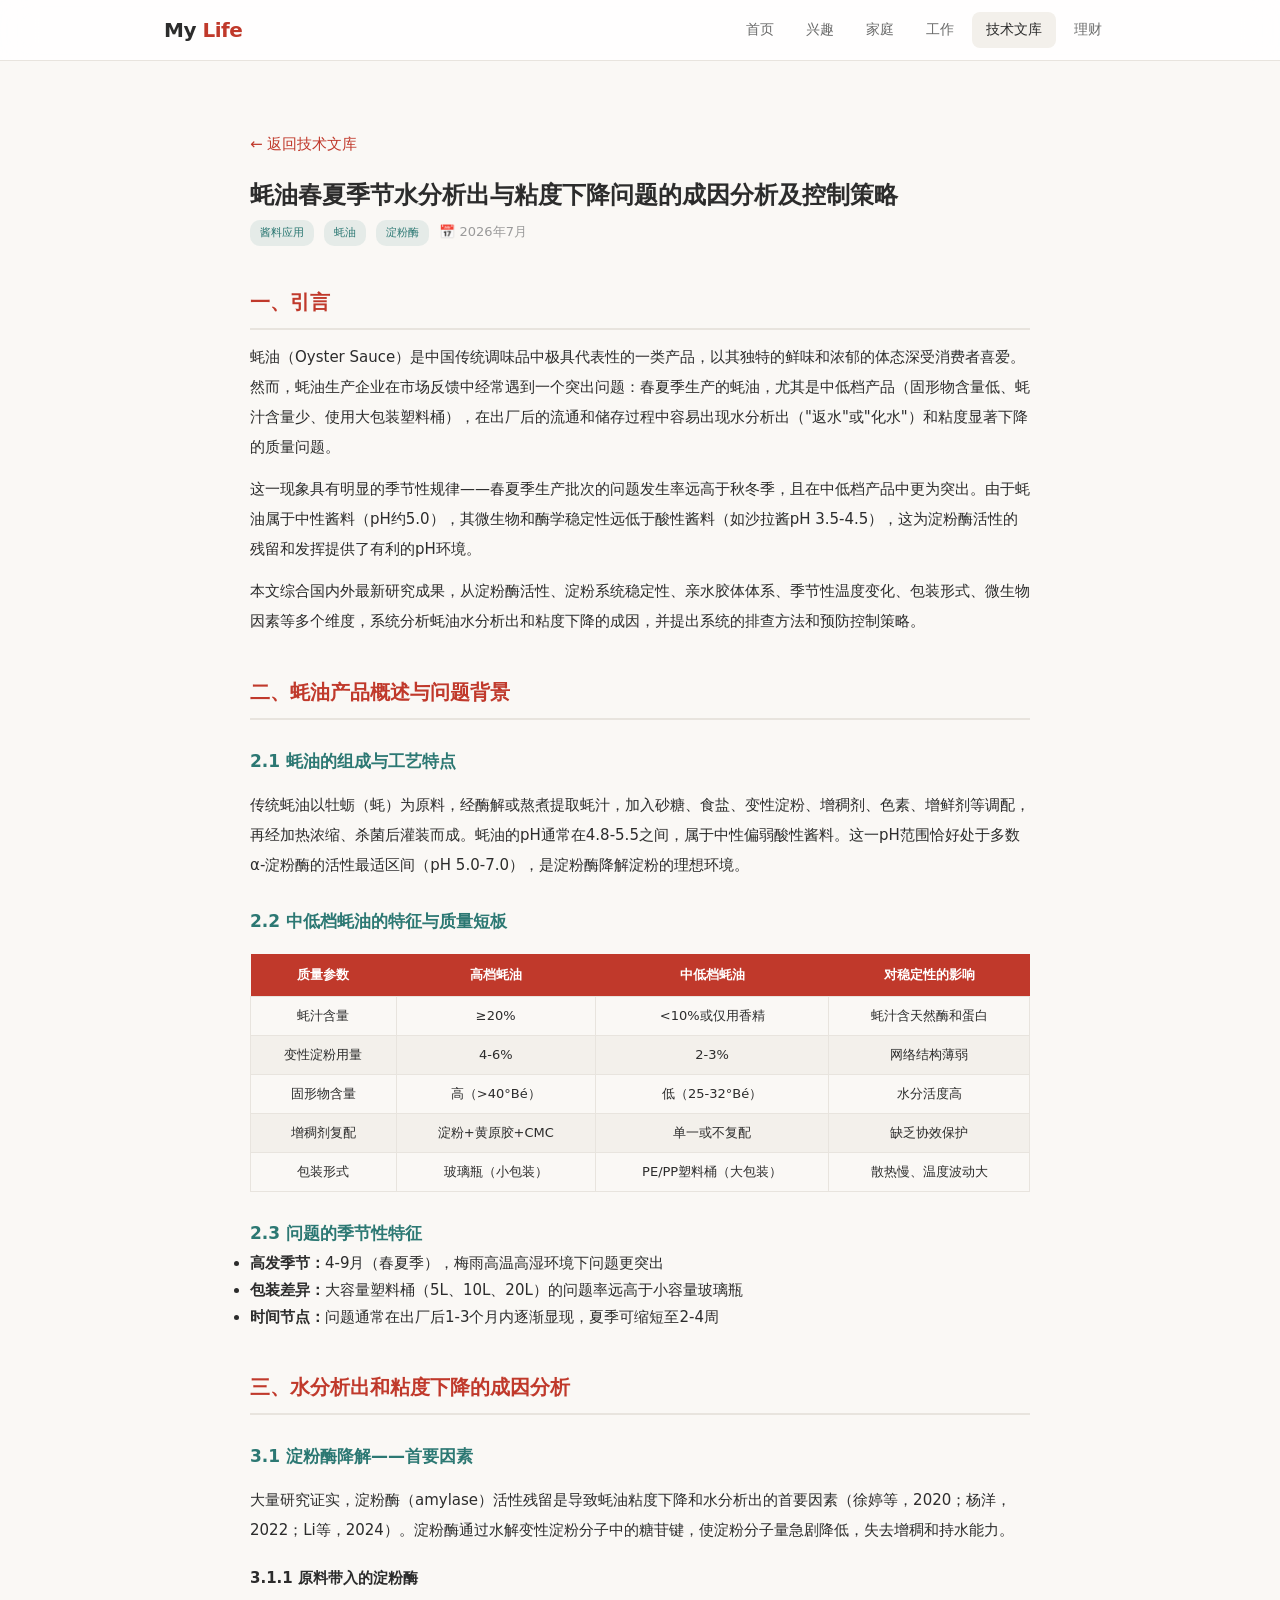
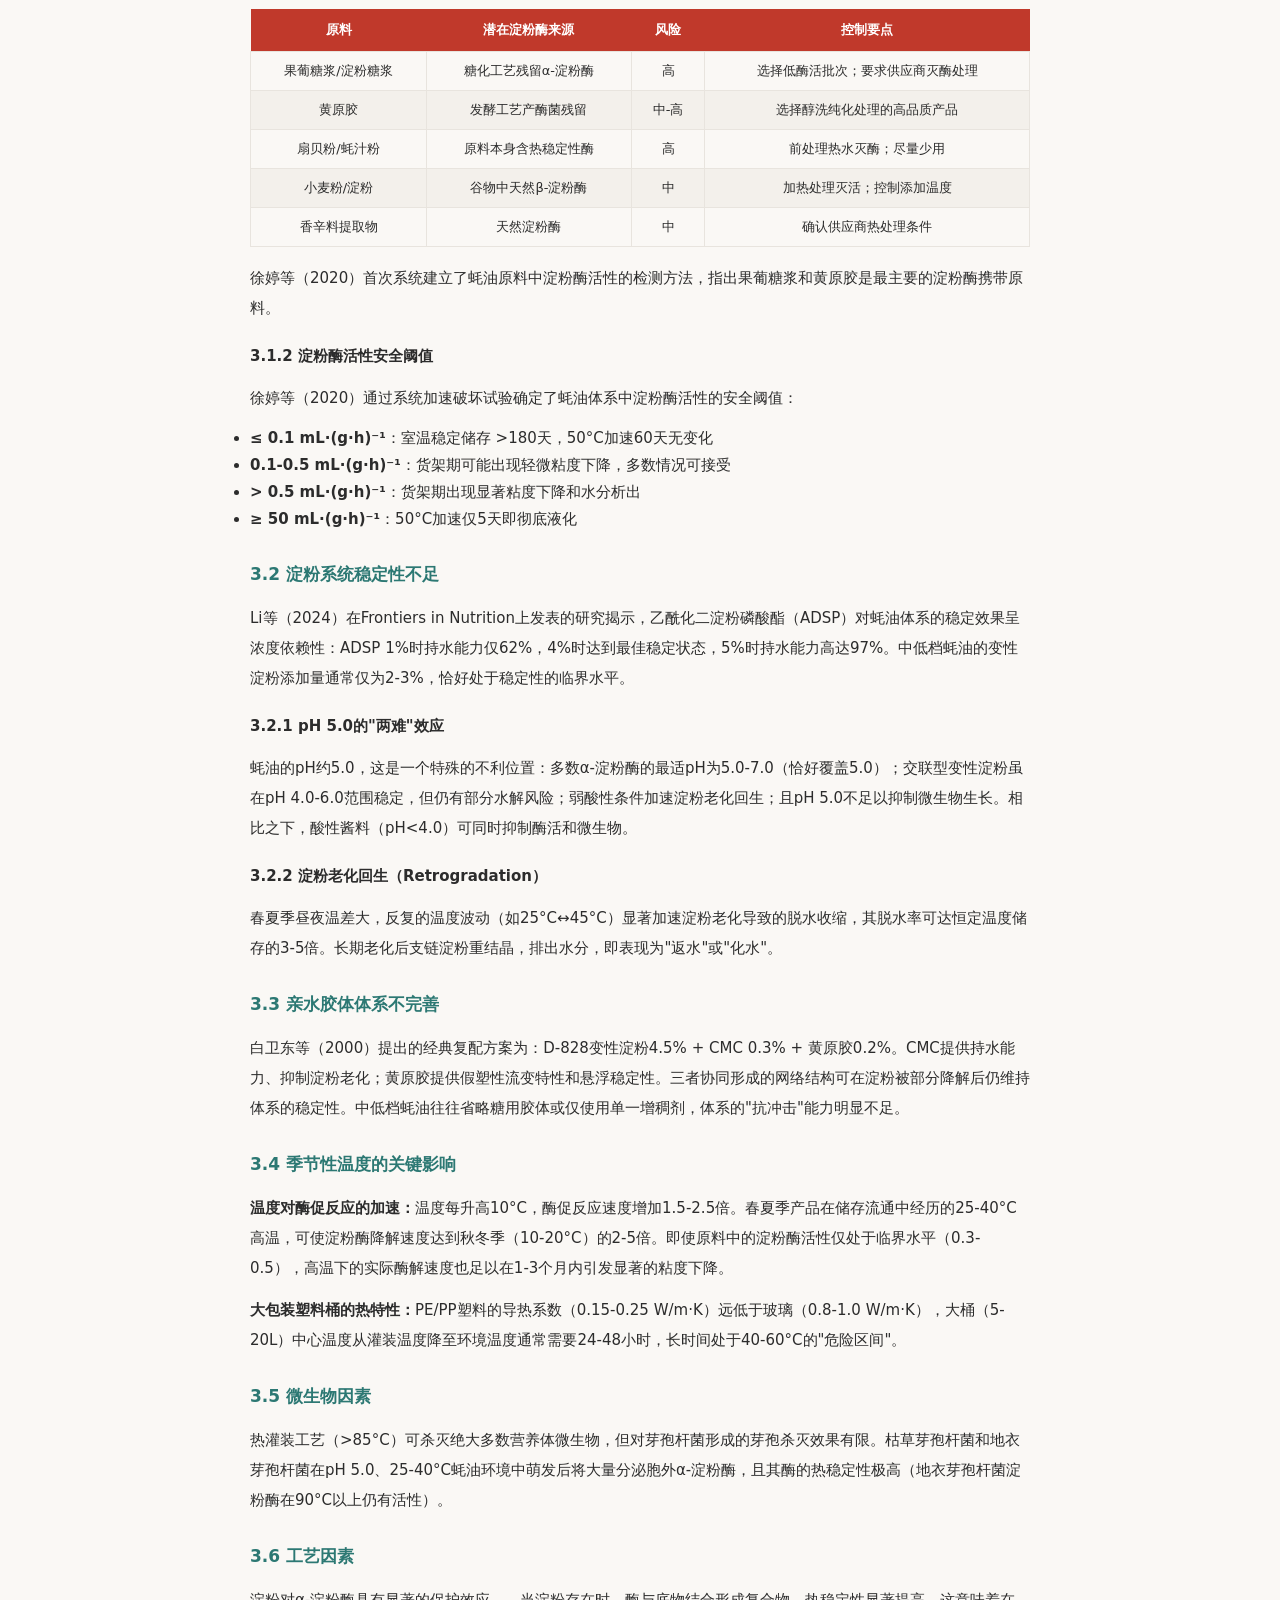
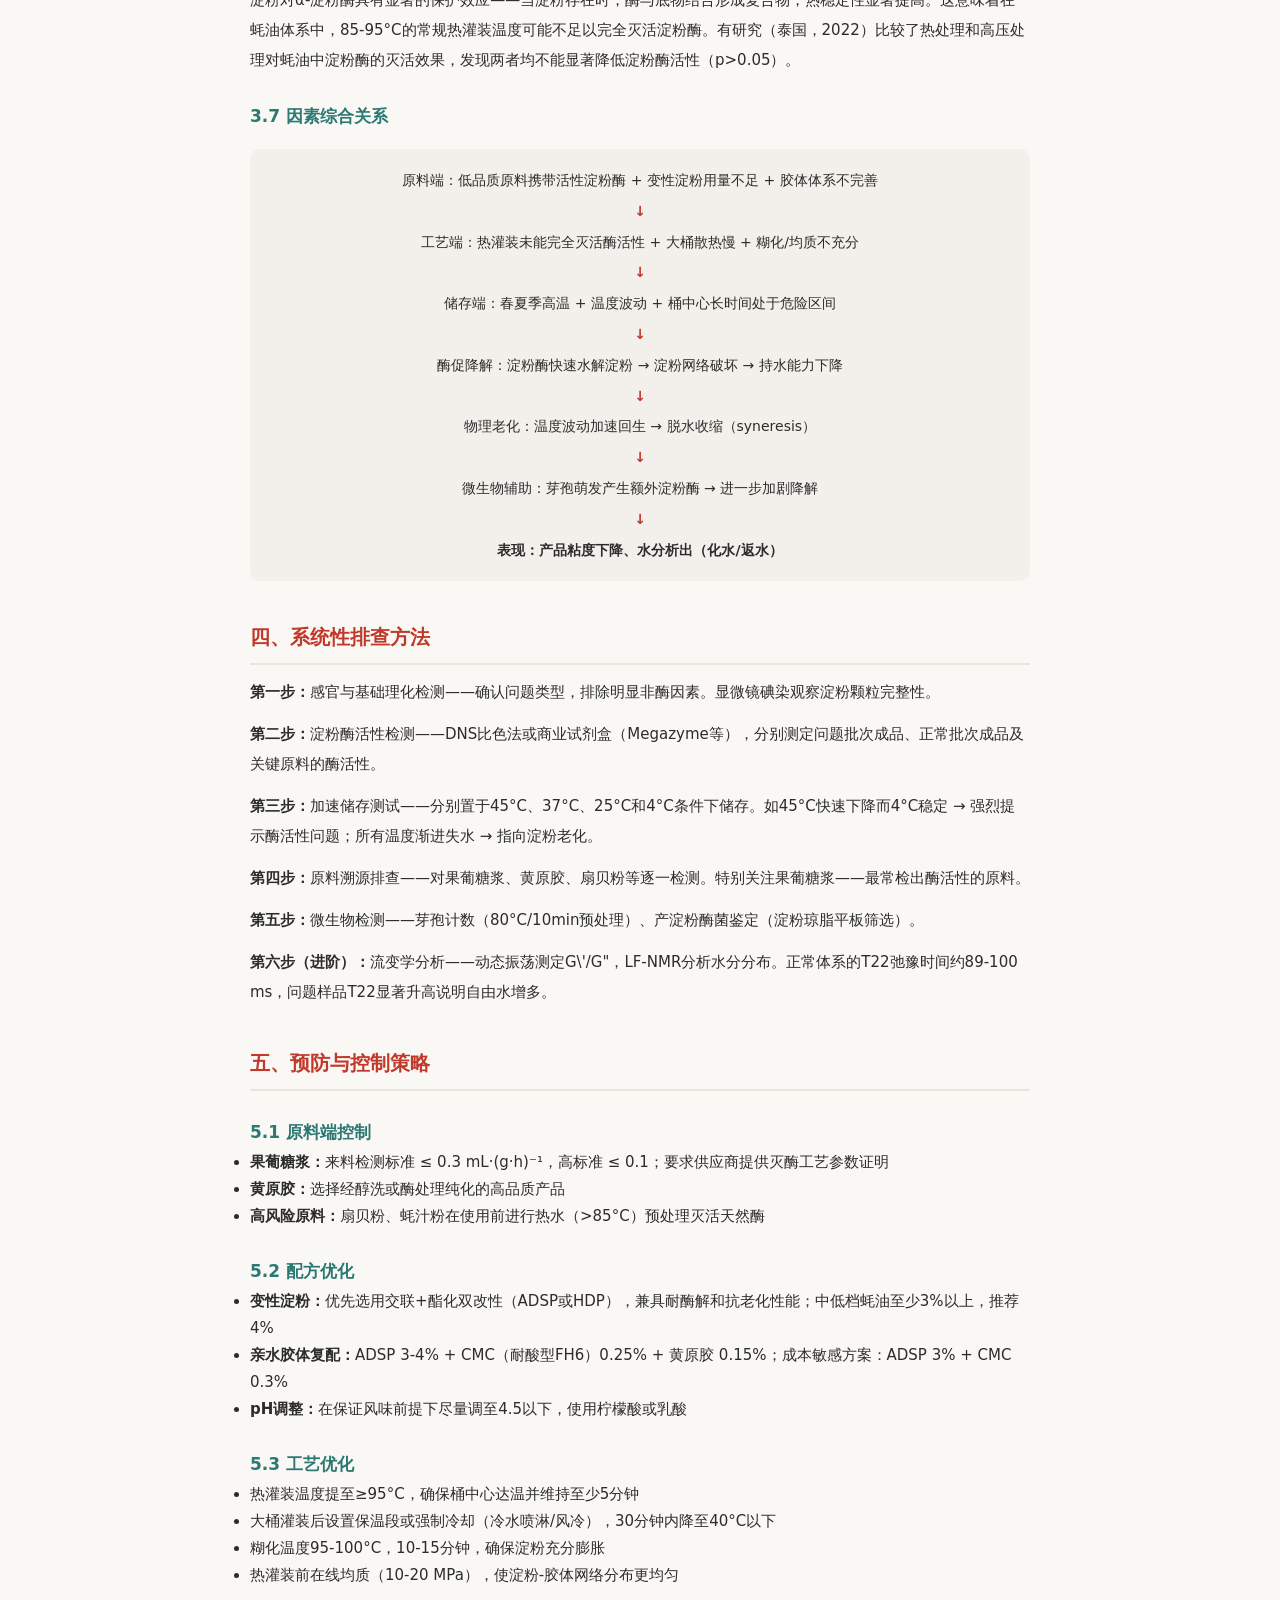
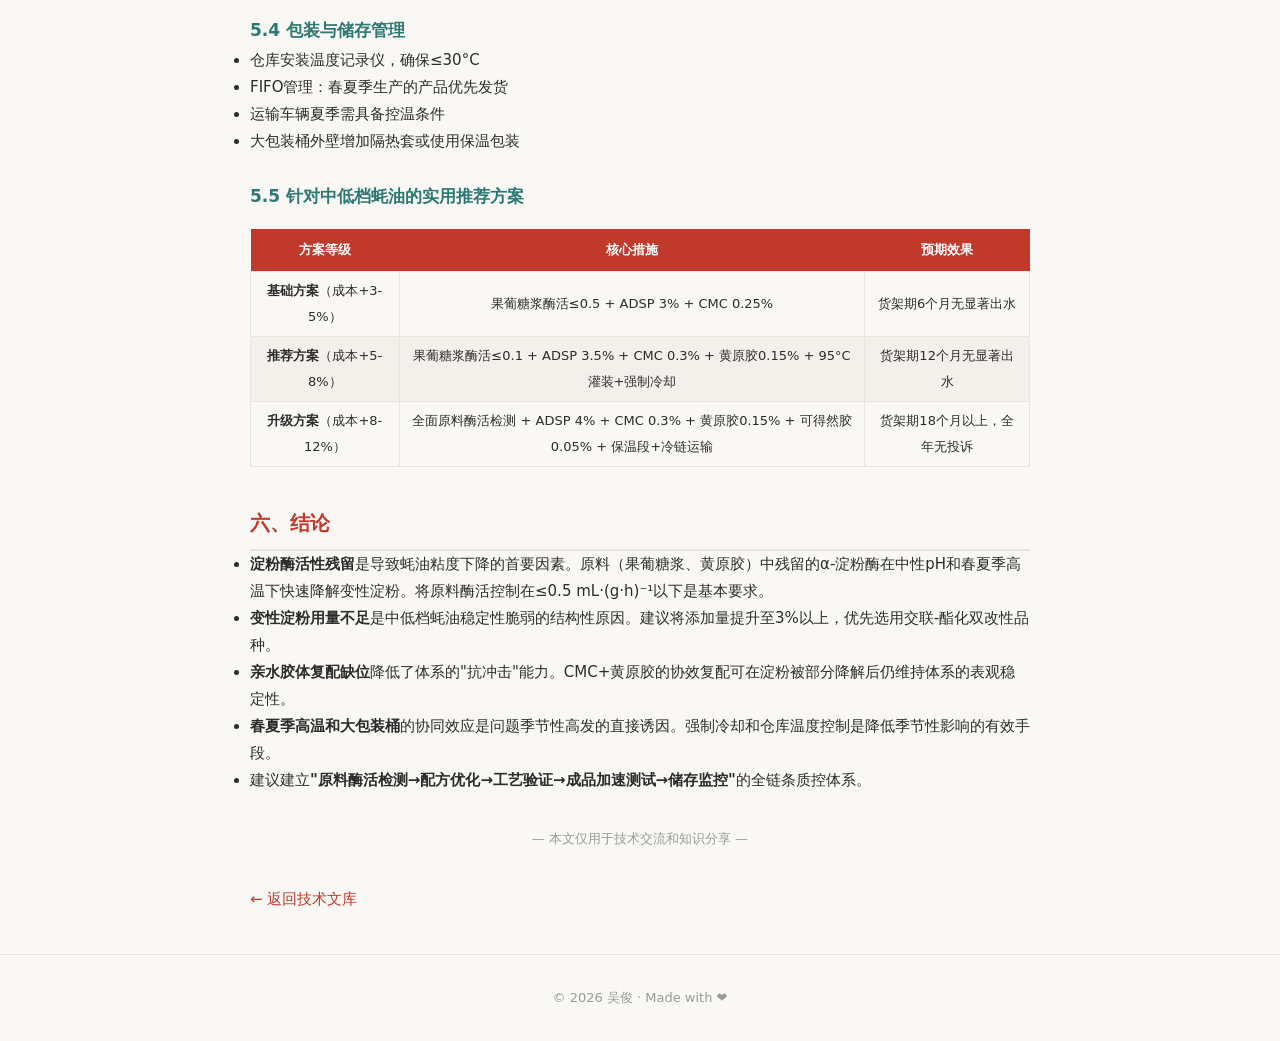
<file: pages/articles/oyster-sauce-stability-review.html>
<!DOCTYPE html>
<html lang="zh-CN">
<head>
  <meta charset="UTF-8">
  <meta name="viewport" content="width=device-width, initial-scale=1.0">
  <title>蚝油春夏季节水分析出与粘度下降问题的成因分析及控制策略 · 吴俊</title>
  <link rel="stylesheet" href="../../assets/css/style.css">
  <style>
    .article-body { line-height: 2; font-size: 15px; max-width: 780px; margin: 0 auto; }
    .article-body h2 { font-size: 20px; margin-top: 36px; color: var(--accent); border-bottom: 2px solid var(--border); padding-bottom: 6px; }
    .article-body h3 { font-size: 17px; margin-top: 24px; color: var(--teal); }
    .article-body h4 { font-size: 15px; margin-top: 18px; color: var(--text); font-weight: 600; }
    .article-body p { margin: 12px 0; }
    .data-table { margin: 16px auto; border-collapse: collapse; font-size: 13px; width: 100%; }
    .data-table th { background: var(--accent); color: #fff; padding: 8px 12px; text-align: center; }
    .data-table td { padding: 6px 12px; border: 1px solid var(--border); text-align: center; }
    .data-table tr:nth-child(even) { background: var(--bg-alt); }
    .tag { display: inline-block; font-size: 11px; padding: 2px 10px; border-radius: 10px; background: rgba(44,120,115,0.1); color: var(--teal); margin-right: 6px; }
    .key-box { background: var(--bg-alt); border-left: 4px solid var(--accent); padding: 14px 18px; margin: 16px 0; border-radius: 0 8px 8px 0; font-size: 14px; }
    .flow-chain { text-align: center; line-height: 2.2; font-size: 14px; margin: 16px 0; padding: 16px; background: var(--bg-alt); border-radius: 10px; }
    .flow-chain .arrow { color: var(--accent); font-weight: bold; }
  </style>
</head>
<body>
  <nav class="navbar">
    <div class="navbar-inner">
      <a href="../../index.html" class="logo">My <span>Life</span></a>
      <button class="nav-toggle" aria-label="菜单"></button>
      <ul class="nav-links">
        <li><a href="../../index.html">首页</a></li>
        <li><a href="../interests.html">兴趣</a></li>
        <li><a href="../family.html">家庭</a></li>
        <li><a href="../work.html">工作</a></li>
        <li><a href="../tech-library.html" class="active">技术文库</a></li>
        <li><a href="../finance.html">理财</a></li>
      </ul>
    </div>
  </nav>

  <div class="container">
    <div class="article-body">
      <div style="margin-top:28px;"><a href="../tech-library.html" class="back-link">&larr; 返回技术文库</a></div>

      <h1 style="font-size:24px;margin-top:12px;">蚝油春夏季节水分析出与粘度下降问题的成因分析及控制策略</h1>
      <div style="color:var(--text3);font-size:13px;margin-bottom:24px;">
        <span class="tag">酱料应用</span>
        <span class="tag">蚝油</span>
        <span class="tag">淀粉酶</span>
        <span>📅 2026年7月</span>
      </div>

      <h2>一、引言</h2>
      <p>蚝油（Oyster Sauce）是中国传统调味品中极具代表性的一类产品，以其独特的鲜味和浓郁的体态深受消费者喜爱。然而，蚝油生产企业在市场反馈中经常遇到一个突出问题：春夏季生产的蚝油，尤其是中低档产品（固形物含量低、蚝汁含量少、使用大包装塑料桶），在出厂后的流通和储存过程中容易出现水分析出（"返水"或"化水"）和粘度显著下降的质量问题。</p>
      <p>这一现象具有明显的季节性规律——春夏季生产批次的问题发生率远高于秋冬季，且在中低档产品中更为突出。由于蚝油属于中性酱料（pH约5.0），其微生物和酶学稳定性远低于酸性酱料（如沙拉酱pH 3.5-4.5），这为淀粉酶活性的残留和发挥提供了有利的pH环境。</p>
      <p>本文综合国内外最新研究成果，从淀粉酶活性、淀粉系统稳定性、亲水胶体体系、季节性温度变化、包装形式、微生物因素等多个维度，系统分析蚝油水分析出和粘度下降的成因，并提出系统的排查方法和预防控制策略。</p>

      <h2>二、蚝油产品概述与问题背景</h2>

      <h3>2.1 蚝油的组成与工艺特点</h3>
      <p>传统蚝油以牡蛎（蚝）为原料，经酶解或熬煮提取蚝汁，加入砂糖、食盐、变性淀粉、增稠剂、色素、增鲜剂等调配，再经加热浓缩、杀菌后灌装而成。蚝油的pH通常在4.8-5.5之间，属于中性偏弱酸性酱料。这一pH范围恰好处于多数α-淀粉酶的活性最适区间（pH 5.0-7.0），是淀粉酶降解淀粉的理想环境。</p>

      <h3>2.2 中低档蚝油的特征与质量短板</h3>
      <table class="data-table">
        <thead><tr><th>质量参数</th><th>高档蚝油</th><th>中低档蚝油</th><th>对稳定性的影响</th></tr></thead>
        <tbody>
          <tr><td>蚝汁含量</td><td>≥20%</td><td>&lt;10%或仅用香精</td><td>蚝汁含天然酶和蛋白</td></tr>
          <tr><td>变性淀粉用量</td><td>4-6%</td><td>2-3%</td><td>网络结构薄弱</td></tr>
          <tr><td>固形物含量</td><td>高（&gt;40°Bé）</td><td>低（25-32°Bé）</td><td>水分活度高</td></tr>
          <tr><td>增稠剂复配</td><td>淀粉+黄原胶+CMC</td><td>单一或不复配</td><td>缺乏协效保护</td></tr>
          <tr><td>包装形式</td><td>玻璃瓶（小包装）</td><td>PE/PP塑料桶（大包装）</td><td>散热慢、温度波动大</td></tr>
        </tbody>
      </table>

      <h3>2.3 问题的季节性特征</h3>
      <ul style="line-height:1.8;">
        <li><strong>高发季节：</strong>4-9月（春夏季），梅雨高温高湿环境下问题更突出</li>
        <li><strong>包装差异：</strong>大容量塑料桶（5L、10L、20L）的问题率远高于小容量玻璃瓶</li>
        <li><strong>时间节点：</strong>问题通常在出厂后1-3个月内逐渐显现，夏季可缩短至2-4周</li>
      </ul>

      <h2>三、水分析出和粘度下降的成因分析</h2>

      <h3>3.1 淀粉酶降解——首要因素</h3>
      <p>大量研究证实，淀粉酶（amylase）活性残留是导致蚝油粘度下降和水分析出的首要因素（徐婷等，2020；杨洋，2022；Li等，2024）。淀粉酶通过水解变性淀粉分子中的糖苷键，使淀粉分子量急剧降低，失去增稠和持水能力。</p>

      <h4>3.1.1 原料带入的淀粉酶</h4>
      <table class="data-table">
        <thead><tr><th>原料</th><th>潜在淀粉酶来源</th><th>风险</th><th>控制要点</th></tr></thead>
        <tbody>
          <tr><td>果葡糖浆/淀粉糖浆</td><td>糖化工艺残留α-淀粉酶</td><td>高</td><td>选择低酶活批次；要求供应商灭酶处理</td></tr>
          <tr><td>黄原胶</td><td>发酵工艺产酶菌残留</td><td>中-高</td><td>选择醇洗纯化处理的高品质产品</td></tr>
          <tr><td>扇贝粉/蚝汁粉</td><td>原料本身含热稳定性酶</td><td>高</td><td>前处理热水灭酶；尽量少用</td></tr>
          <tr><td>小麦粉/淀粉</td><td>谷物中天然β-淀粉酶</td><td>中</td><td>加热处理灭活；控制添加温度</td></tr>
          <tr><td>香辛料提取物</td><td>天然淀粉酶</td><td>中</td><td>确认供应商热处理条件</td></tr>
        </tbody>
      </table>
      <p>徐婷等（2020）首次系统建立了蚝油原料中淀粉酶活性的检测方法，指出果葡糖浆和黄原胶是最主要的淀粉酶携带原料。</p>

      <h4>3.1.2 淀粉酶活性安全阈值</h4>
      <p>徐婷等（2020）通过系统加速破坏试验确定了蚝油体系中淀粉酶活性的安全阈值：</p>
      <ul style="line-height:1.8;">
        <li><strong>≤ 0.1 mL·(g·h)⁻¹</strong>：室温稳定储存 >180天，50°C加速60天无变化</li>
        <li><strong>0.1-0.5 mL·(g·h)⁻¹</strong>：货架期可能出现轻微粘度下降，多数情况可接受</li>
        <li><strong>> 0.5 mL·(g·h)⁻¹</strong>：货架期出现显著粘度下降和水分析出</li>
        <li><strong>≥ 50 mL·(g·h)⁻¹</strong>：50°C加速仅5天即彻底液化</li>
      </ul>

      <h3>3.2 淀粉系统稳定性不足</h3>
      <p>Li等（2024）在Frontiers in Nutrition上发表的研究揭示，乙酰化二淀粉磷酸酯（ADSP）对蚝油体系的稳定效果呈浓度依赖性：ADSP 1%时持水能力仅62%，4%时达到最佳稳定状态，5%时持水能力高达97%。中低档蚝油的变性淀粉添加量通常仅为2-3%，恰好处于稳定性的临界水平。</p>

      <h4>3.2.1 pH 5.0的"两难"效应</h4>
      <p>蚝油的pH约5.0，这是一个特殊的不利位置：多数α-淀粉酶的最适pH为5.0-7.0（恰好覆盖5.0）；交联型变性淀粉虽在pH 4.0-6.0范围稳定，但仍有部分水解风险；弱酸性条件加速淀粉老化回生；且pH 5.0不足以抑制微生物生长。相比之下，酸性酱料（pH<4.0）可同时抑制酶活和微生物。</p>

      <h4>3.2.2 淀粉老化回生（Retrogradation）</h4>
      <p>春夏季昼夜温差大，反复的温度波动（如25°C↔45°C）显著加速淀粉老化导致的脱水收缩，其脱水率可达恒定温度储存的3-5倍。长期老化后支链淀粉重结晶，排出水分，即表现为"返水"或"化水"。</p>

      <h3>3.3 亲水胶体体系不完善</h3>
      <p>白卫东等（2000）提出的经典复配方案为：D-828变性淀粉4.5% + CMC 0.3% + 黄原胶0.2%。CMC提供持水能力、抑制淀粉老化；黄原胶提供假塑性流变特性和悬浮稳定性。三者协同形成的网络结构可在淀粉被部分降解后仍维持体系的稳定性。中低档蚝油往往省略糖用胶体或仅使用单一增稠剂，体系的"抗冲击"能力明显不足。</p>

      <h3>3.4 季节性温度的关键影响</h3>
      <p><strong>温度对酶促反应的加速：</strong>温度每升高10°C，酶促反应速度增加1.5-2.5倍。春夏季产品在储存流通中经历的25-40°C高温，可使淀粉酶降解速度达到秋冬季（10-20°C）的2-5倍。即使原料中的淀粉酶活性仅处于临界水平（0.3-0.5），高温下的实际酶解速度也足以在1-3个月内引发显著的粘度下降。</p>
      <p><strong>大包装塑料桶的热特性：</strong>PE/PP塑料的导热系数（0.15-0.25 W/m·K）远低于玻璃（0.8-1.0 W/m·K），大桶（5-20L）中心温度从灌装温度降至环境温度通常需要24-48小时，长时间处于40-60°C的"危险区间"。</p>

      <h3>3.5 微生物因素</h3>
      <p>热灌装工艺（>85°C）可杀灭绝大多数营养体微生物，但对芽孢杆菌形成的芽孢杀灭效果有限。枯草芽孢杆菌和地衣芽孢杆菌在pH 5.0、25-40°C蚝油环境中萌发后将大量分泌胞外α-淀粉酶，且其酶的热稳定性极高（地衣芽孢杆菌淀粉酶在90°C以上仍有活性）。</p>

      <h3>3.6 工艺因素</h3>
      <p>淀粉对α-淀粉酶具有显著的保护效应——当淀粉存在时，酶与底物结合形成复合物，热稳定性显著提高。这意味着在蚝油体系中，85-95°C的常规热灌装温度可能不足以完全灭活淀粉酶。有研究（泰国，2022）比较了热处理和高压处理对蚝油中淀粉酶的灭活效果，发现两者均不能显著降低淀粉酶活性（p>0.05）。</p>

      <h3>3.7 因素综合关系</h3>
      <div class="flow-chain">
        原料端：低品质原料携带活性淀粉酶 + 变性淀粉用量不足 + 胶体体系不完善<br>
        <span class="arrow">↓</span><br>
        工艺端：热灌装未能完全灭活酶活性 + 大桶散热慢 + 糊化/均质不充分<br>
        <span class="arrow">↓</span><br>
        储存端：春夏季高温 + 温度波动 + 桶中心长时间处于危险区间<br>
        <span class="arrow">↓</span><br>
        酶促降解：淀粉酶快速水解淀粉 → 淀粉网络破坏 → 持水能力下降<br>
        <span class="arrow">↓</span><br>
        物理老化：温度波动加速回生 → 脱水收缩（syneresis）<br>
        <span class="arrow">↓</span><br>
        微生物辅助：芽孢萌发产生额外淀粉酶 → 进一步加剧降解<br>
        <span class="arrow">↓</span><br>
        <strong>表现：产品粘度下降、水分析出（化水/返水）</strong>
      </div>

      <h2>四、系统性排查方法</h2>

      <p><strong>第一步：</strong>感官与基础理化检测——确认问题类型，排除明显非酶因素。显微镜碘染观察淀粉颗粒完整性。</p>
      <p><strong>第二步：</strong>淀粉酶活性检测——DNS比色法或商业试剂盒（Megazyme等），分别测定问题批次成品、正常批次成品及关键原料的酶活性。</p>
      <p><strong>第三步：</strong>加速储存测试——分别置于45°C、37°C、25°C和4°C条件下储存。如45°C快速下降而4°C稳定 → 强烈提示酶活性问题；所有温度渐进失水 → 指向淀粉老化。</p>
      <p><strong>第四步：</strong>原料溯源排查——对果葡糖浆、黄原胶、扇贝粉等逐一检测。特别关注果葡糖浆——最常检出酶活性的原料。</p>
      <p><strong>第五步：</strong>微生物检测——芽孢计数（80°C/10min预处理）、产淀粉酶菌鉴定（淀粉琼脂平板筛选）。</p>
      <p><strong>第六步（进阶）：</strong>流变学分析——动态振荡测定G\'/G"，LF-NMR分析水分分布。正常体系的T22弛豫时间约89-100 ms，问题样品T22显著升高说明自由水增多。</p>

      <h2>五、预防与控制策略</h2>

      <h3>5.1 原料端控制</h3>
      <ul style="line-height:1.8;">
        <li><strong>果葡糖浆：</strong>来料检测标准 ≤ 0.3 mL·(g·h)⁻¹，高标准 ≤ 0.1；要求供应商提供灭酶工艺参数证明</li>
        <li><strong>黄原胶：</strong>选择经醇洗或酶处理纯化的高品质产品</li>
        <li><strong>高风险原料：</strong>扇贝粉、蚝汁粉在使用前进行热水（>85°C）预处理灭活天然酶</li>
      </ul>

      <h3>5.2 配方优化</h3>
      <ul style="line-height:1.8;">
        <li><strong>变性淀粉：</strong>优先选用交联+酯化双改性（ADSP或HDP），兼具耐酶解和抗老化性能；中低档蚝油至少3%以上，推荐4%</li>
        <li><strong>亲水胶体复配：</strong>ADSP 3-4% + CMC（耐酸型FH6）0.25% + 黄原胶 0.15%；成本敏感方案：ADSP 3% + CMC 0.3%</li>
        <li><strong>pH调整：</strong>在保证风味前提下尽量调至4.5以下，使用柠檬酸或乳酸</li>
      </ul>

      <h3>5.3 工艺优化</h3>
      <ul style="line-height:1.8;">
        <li>热灌装温度提至≥95°C，确保桶中心达温并维持至少5分钟</li>
        <li>大桶灌装后设置保温段或强制冷却（冷水喷淋/风冷），30分钟内降至40°C以下</li>
        <li>糊化温度95-100°C，10-15分钟，确保淀粉充分膨胀</li>
        <li>热灌装前在线均质（10-20 MPa），使淀粉-胶体网络分布更均匀</li>
      </ul>

      <h3>5.4 包装与储存管理</h3>
      <ul style="line-height:1.8;">
        <li>仓库安装温度记录仪，确保≤30°C</li>
        <li>FIFO管理：春夏季生产的产品优先发货</li>
        <li>运输车辆夏季需具备控温条件</li>
        <li>大包装桶外壁增加隔热套或使用保温包装</li>
      </ul>

      <h3>5.5 针对中低档蚝油的实用推荐方案</h3>
      <table class="data-table">
        <thead><tr><th>方案等级</th><th>核心措施</th><th>预期效果</th></tr></thead>
        <tbody>
          <tr><td><strong>基础方案</strong>（成本+3-5%）</td><td>果葡糖浆酶活≤0.5 + ADSP 3% + CMC 0.25%</td><td>货架期6个月无显著出水</td></tr>
          <tr><td><strong>推荐方案</strong>（成本+5-8%）</td><td>果葡糖浆酶活≤0.1 + ADSP 3.5% + CMC 0.3% + 黄原胶0.15% + 95°C灌装+强制冷却</td><td>货架期12个月无显著出水</td></tr>
          <tr><td><strong>升级方案</strong>（成本+8-12%）</td><td>全面原料酶活检测 + ADSP 4% + CMC 0.3% + 黄原胶0.15% + 可得然胶0.05% + 保温段+冷链运输</td><td>货架期18个月以上，全年无投诉</td></tr>
        </tbody>
      </table>

      <h2>六、结论</h2>
      <ul style="line-height:1.8;">
        <li><strong>淀粉酶活性残留</strong>是导致蚝油粘度下降的首要因素。原料（果葡糖浆、黄原胶）中残留的α-淀粉酶在中性pH和春夏季高温下快速降解变性淀粉。将原料酶活控制在≤0.5 mL·(g·h)⁻¹以下是基本要求。</li>
        <li><strong>变性淀粉用量不足</strong>是中低档蚝油稳定性脆弱的结构性原因。建议将添加量提升至3%以上，优先选用交联-酯化双改性品种。</li>
        <li><strong>亲水胶体复配缺位</strong>降低了体系的"抗冲击"能力。CMC+黄原胶的协效复配可在淀粉被部分降解后仍维持体系的表观稳定性。</li>
        <li><strong>春夏季高温和大包装桶</strong>的协同效应是问题季节性高发的直接诱因。强制冷却和仓库温度控制是降低季节性影响的有效手段。</li>
        <li>建议建立<strong>"原料酶活检测→配方优化→工艺验证→成品加速测试→储存监控"</strong>的全链条质控体系。</li>
      </ul>

      <p style="text-align:center;margin:32px 0;font-size:13px;color:var(--text3);">— 本文仅用于技术交流和知识分享 —</p>
      <a href="../tech-library.html" class="back-link">&larr; 返回技术文库</a>
    </div>
  </div>

  <footer class="footer"><p>&copy; 2026 吴俊 · Made with ❤️</p></footer>
  <script src="../../assets/js/main.js"></script>
</body>
</html>
</file>
<file: assets/css/style.css>
/* ========================================
   My Life · 个人生活网站样式
   ======================================== */
:root {
  --bg: #faf8f5;
  --surface: #ffffff;
  --bg-alt: #f3f0eb;
  --text: #2c2c2c;
  --text2: #6b6b6b;
  --text3: #9a9a9a;
  --accent: #c0392b;
  --accent2: #e67e22;
  --gold: #d4a017;
  --teal: #2c7873;
  --border: #e8e4de;
  --shadow: 0 2px 12px rgba(0,0,0,0.06);
  --radius: 16px;
  --font: 'Noto Sans SC', 'PingFang SC', 'Microsoft YaHei', system-ui, sans-serif;
  --max-w: 1000px;
}
* { margin: 0; padding: 0; box-sizing: border-box; }
html { scroll-behavior: smooth; }
body {
  font-family: var(--font);
  background: var(--bg);
  color: var(--text);
  line-height: 1.7;
  -webkit-font-smoothing: antialiased;
}
a { color: var(--accent); text-decoration: none; transition: opacity 0.2s; }
a:hover { opacity: 0.7; }
img { max-width: 100%; height: auto; display: block; }
.navbar {
  position: sticky; top: 0; z-index: 100;
  background: rgba(255,255,255,0.85);
  backdrop-filter: blur(16px);
  border-bottom: 1px solid var(--border);
}
.navbar-inner {
  max-width: var(--max-w); margin: 0 auto; padding: 0 24px;
  display: flex; align-items: center; justify-content: space-between;
  height: 60px;
}
.navbar .logo { font-size: 20px; font-weight: 700; color: var(--text); letter-spacing: -0.5px; }
.navbar .logo span { color: var(--accent); }
.nav-links { display: flex; gap: 4px; list-style: none; }
.nav-links a {
  display: block; padding: 6px 14px; border-radius: 8px;
  font-size: 14px; font-weight: 500; color: var(--text2); transition: 0.2s;
}
.nav-links a:hover, .nav-links a.active { background: var(--bg-alt); color: var(--text); }
.nav-toggle { display: none; background: none; border: none; width: 32px; height: 32px; cursor: pointer; }
.nav-toggle span { display: block; width: 22px; height: 2px; background: var(--text); border-radius: 2px; margin: 5px auto; }
.container { max-width: var(--max-w); margin: 0 auto; padding: 40px 24px; }
.page-header { text-align: center; padding: 48px 0 32px; }
.page-header h1 { font-size: 36px; font-weight: 800; letter-spacing: -1px; }
.page-header h1 .hl { color: var(--accent); }
.page-header .sub { color: var(--text2); font-size: 16px; margin-top: 8px; }
.card {
  background: var(--surface); border-radius: var(--radius); padding: 28px;
  box-shadow: var(--shadow); border: 1px solid var(--border); margin-bottom: 20px;
  transition: transform 0.2s, box-shadow 0.2s;
}
.card:hover { transform: translateY(-2px); box-shadow: 0 4px 20px rgba(0,0,0,0.08); }
.card h2 { font-size: 20px; font-weight: 700; margin-bottom: 12px; }
.card h2 .hl { color: var(--accent); }
.card p { color: var(--text2); font-size: 15px; line-height: 1.8; }
.card .meta { font-size: 13px; color: var(--text3); margin-top: 10px; }
.card .tag {
  display: inline-block; font-size: 11px; font-weight: 600;
  padding: 2px 10px; border-radius: 12px; background: var(--bg-alt);
  color: var(--text2); margin-right: 4px;
}
.grid-2 { display: grid; grid-template-columns: 1fr 1fr; gap: 20px; }
.grid-3 { display: grid; grid-template-columns: 1fr 1fr 1fr; gap: 18px; }
.hero { display: flex; align-items: center; gap: 40px; padding: 48px 0; }
.hero-avatar {
  width: 160px; height: 160px; border-radius: 50%;
  background: var(--bg-alt); flex-shrink: 0; overflow: hidden; border: 3px solid var(--border);
}
.hero-avatar img { width: 100%; height: 100%; object-fit: cover; }
.hero-text h1 { font-size: 36px; font-weight: 800; letter-spacing: -1px; }
.hero-text .tagline { font-size: 18px; color: var(--accent); font-weight: 500; margin: 4px 0 10px; }
.hero-text p { color: var(--text2); font-size: 15px; max-width: 540px; }
.timeline { position: relative; padding-left: 28px; }
.timeline::before {
  content: ''; position: absolute; left: 8px; top: 4px; bottom: 4px; width: 2px; background: var(--border);
}
.tl-item { position: relative; margin-bottom: 24px; padding-left: 12px; }
.tl-item::before {
  content: ''; position: absolute; left: -24px; top: 8px;
  width: 10px; height: 10px; border-radius: 50%; background: var(--accent); border: 2px solid var(--surface);
}
.tl-item .date { font-size: 12px; font-weight: 600; color: var(--accent); text-transform: uppercase; letter-spacing: 0.5px; }
.tl-item h3 { font-size: 16px; font-weight: 600; margin: 2px 0 4px; }
.tl-item p { font-size: 14px; color: var(--text2); line-height: 1.6; }
.gallery { display: grid; grid-template-columns: repeat(auto-fill, minmax(220px, 1fr)); gap: 14px; }
.gallery-item { border-radius: 12px; overflow: hidden; aspect-ratio: 4/3; background: var(--bg-alt); cursor: pointer; position: relative; transition: transform 0.3s; }
.gallery-item:hover { transform: scale(1.02); }
.gallery-item img { width: 100%; height: 100%; object-fit: cover; }
.gallery-item .caption {
  position: absolute; bottom: 0; left: 0; right: 0;
  background: linear-gradient(transparent, rgba(0,0,0,0.6)); color: #fff;
  font-size: 12px; padding: 20px 12px 8px; opacity: 0; transition: opacity 0.3s;
}
.gallery-item:hover .caption { opacity: 1; }
.footer { border-top: 1px solid var(--border); padding: 32px 24px; text-align: center; color: var(--text3); font-size: 13px; }
.footer .social { display: flex; justify-content: center; gap: 16px; margin-bottom: 12px; }
.footer .social a {
  display: inline-flex; align-items: center; justify-content: center;
  width: 36px; height: 36px; border-radius: 50%; background: var(--bg-alt);
  color: var(--text2); font-size: 16px; transition: 0.2s;
}
.footer .social a:hover { background: var(--accent); color: #fff; }
@keyframes fadeInUp { from { opacity: 0; transform: translateY(20px); } to { opacity: 1; transform: translateY(0); } }
.card, .tl-item, .gallery-item { animation: fadeInUp 0.5s ease both; }
@media (max-width: 768px) {
  .hero { flex-direction: column; text-align: center; padding: 24px 0; }
  .hero-text p { max-width: 100%; }
  .grid-2, .grid-3 { grid-template-columns: 1fr; }
  .page-header h1 { font-size: 28px; }
  .nav-links { display: none; position: absolute; top: 60px; left: 0; right: 0; background: var(--surface); border-bottom: 1px solid var(--border); flex-direction: column; padding: 8px 16px; }
  .nav-links.open { display: flex; }
  .nav-toggle { display: block; }
  .container { padding: 24px 16px; }
}
@media (prefers-color-scheme: dark) {
  :root {
    --bg: #1a1a1a; --surface: #242424; --bg-alt: #2c2c2c;
    --text: #e8e8e8; --text2: #a0a0a0; --text3: #707070;
    --border: #333; --shadow: 0 2px 12px rgba(0,0,0,0.3);
  }
  .navbar { background: rgba(36,36,36,0.9); }
}
</file>
